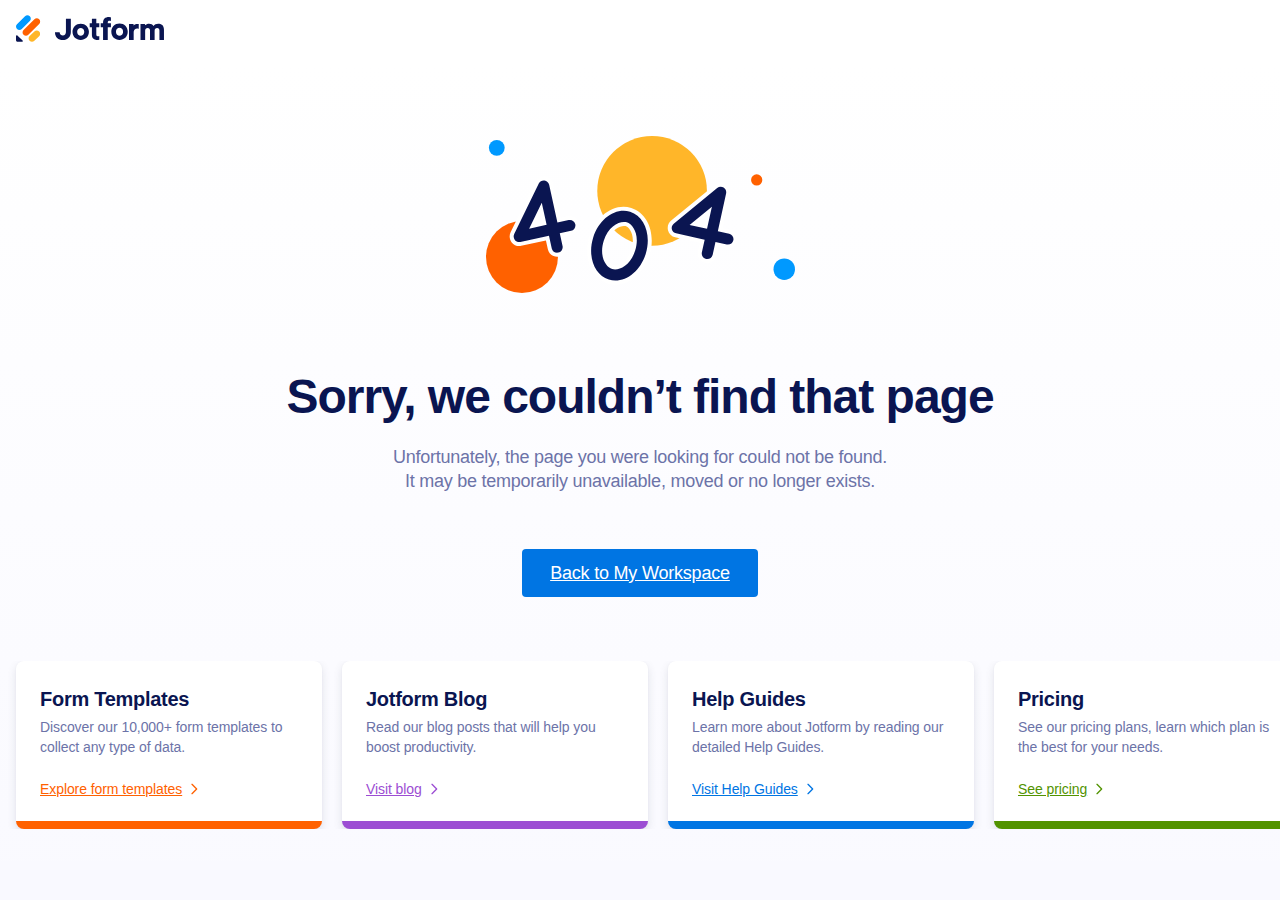
<file: public/cdn.jotfor.ms/favicon-2021-dark@2x.html>
<!DOCTYPE html>
<!--[if lt IE 7]>      <html class="no-js lt-ie9 lt-ie8 lt-ie7"> <![endif]-->
<!--[if IE 7]>         <html class="no-js lt-ie9 lt-ie8"> <![endif]-->
<!--[if IE 8]>         <html class="no-js lt-ie9"> <![endif]-->
<!--[if gt IE 8]><!-->
<html class="no-js" lang="en">
<!--<![endif]-->
<head>
<meta charset="utf-8">
<meta http-equiv="X-UA-Compatible" content="IE=edge">
<meta name="google-site-verification" content="CG6F2CQMNJ3nvu1pdPuN7Ww_YcG1-0cMc06ntbB12wk" />
<meta name="p:domain_verify" content="7209b7ba3e51e7557ce33336c7e73d4b" />
<title>Sorry, we couldn’t find that page</title>
<meta name="keywords" content="">
<meta name="description" content="Sorry, we couldn’t find that page">
<meta name="viewport" content="width=device-width, initial-scale=1">
<meta name="robots" content="ALL" />
<meta property="og:url" content="error-pages/404" />
<meta property="og:type" content="website" />
<meta property="og:title" content="Sorry, we couldn’t find that page" />
<meta property="og:description" content="Sorry, we couldn’t find that page" />
<meta property="og:image" content="https://cdn.jotfor.ms/assets/img/landing/opengraph.png?v=1.0.0.0.a" />
<meta property="og:image:secure_url" content="https://cdn.jotfor.ms/assets/img/landing/opengraph.png?v=1.0.0.0.a" />
<meta property="og:image:width" content="1200" />
<meta property="og:image:height" content="630" />
<meta name="twitter:card" content="summary_large_image">
<meta name="twitter:site" content="@jotform">
<meta name="twitter:creator" content="@jotform">
<meta name="twitter:image" content="https://cdn.jotfor.ms/assets/img/landing/opengraph.png?v=1.0.0.0.a" />
<link rel="shortcut icon" href="https://cdn.jotfor.ms/assets/img/favicons/favicon-2021-light.png" type="image/x-icon" /><!-- START All DNS connections for landing --><link rel="preconnect" href="//www.google-analytics.com" crossorigin="" /><link rel="preconnect" href="//www.googletagmanager.com" crossorigin="" /><link rel="preconnect" href="//cms.jotform.com" crossorigin="" /><link rel="preconnect" href="//js.jotform.com" crossorigin="" /><link rel="preconnect" href="//www.gravatar.com" crossorigin="" /><link rel="preconnect" href="//use.typekit.net" crossorigin="" /><link rel="preconnect" href="//s3.amazonaws.com/jotformAvatars" crossorigin="" /><link rel="preconnect" href="//files.jotform.com" crossorigin="" /><link rel="preconnect" href="//cdn.jotfor.ms" crossorigin="" /><link rel="preconnect" href="//i0.wp.com" crossorigin="" /><link rel="preconnect" href="//connect.facebook.net" crossorigin="" /><link rel="preconnect" href="//stats.g.doubleclick.net" crossorigin="" /><link rel="preconnect" href="//browser.sentry-cdn.com" crossorigin="" /><link rel="preconnect" href="//www.facebook.com" crossorigin="" /><link rel="preconnect" href="//www.google.com" crossorigin="" /><link rel="preconnect" href="//apis.google.com" crossorigin="" /><link rel="preconnect" href="//ssl.gstatic.com" crossorigin="" /><link rel="preconnect" href="//accounts.google.com" crossorigin="" /><link rel="preconnect" href="//p.typekit.net" crossorigin="" /><link rel="preconnect" href="//cdnjs.cloudflare.com" crossorigin="" /><link rel="preconnect" href="//events.jotform.com" crossorigin="" /><link rel="preconnect" href="//static.hotjar.com" crossorigin="" /><link rel="preconnect" href="//script.hotjar.com" crossorigin="" /><link rel="preconnect" href="//vars.hotjar.com" crossorigin="" /><link rel="preconnect" href="//insights.hotjar.com" crossorigin="" /><link rel="preconnect" href="//fullstory.com" crossorigin="" /><link rel="preconnect" href="//edge.fullstory.com" crossorigin="" /><link rel="preconnect" href="//rs.fullstory.com" crossorigin="" /><link rel="preload" href="https://cdn.jotfor.ms/fonts/?family=Circular" as="style" onload="this.onload=null;this.rel='stylesheet'"><noscript><link rel="stylesheet" href="https://cdn.jotfor.ms/fonts/?family=Circular"></noscript><!-- END All DNS connections for landing --><script type="text/javascript">document.addEventListener("DOMContentLoaded", function(){function nativeSelector() { var elements = document.querySelectorAll("body, body *"); var results = []; var child; for(var i = 0; i < elements.length; i++) { child = elements[i].childNodes[0]; if(elements[i].hasChildNodes() && child.nodeType == 3) { results.push(child); } } return results; } var textnodes = nativeSelector(), _nv; for (var i = 0, len = textnodes.length; i<len; i++){ _nv = textnodes[i].nodeValue; textnodes[i].nodeValue = _nv.replace(/(^|[^-_a-zA-Z“\/.])JotForm($|[^-_a-zA-Z\/.”(])/g,'$1Jotform$2'); }});</script><script type="text/javascript">if(!window.lang || window.lang === undefined) { window.lang = "en-US"}</script><script type="text/javascript">if(!window.username || window.username === undefined) { window.username = ""}if(!window.landingName || window.landingName === undefined) {window.landingName = "errorPages_404"}"use strict";function initLandingJFActions(){console.info("JFActions has been loaded.");var r=JotFormActions(window.landingName),t=(r.tick({actor:window.username,action:"pageview",target:window.document.location.href}),document.querySelectorAll("[data-jfa]")),c=["/enterprise(.*)"];null!==t&&Array.prototype.slice.call(t).map(function(i){i.addEventListener("click",function(t){for(var n=i.getAttribute("href"),o=0,e=0;e<c.length;e++)new RegExp(c[e]).test(n)&&o++;o?JotFormActions("enterprise-links").tick({location:window.location.pathname,actor:window.username,action:this.dataset.jfa||this.innerHTML}):r.tick({actor:window.username,action:"click",target:this.dataset.jfa||this.innerHTML})})})}function isInViewport(t){var n,t=t.getBoundingClientRect();return!!(t.top||t.right||t.bottom||t.left||t.width||t.height||t.x||t.y)&&(n=t.top<=(window.innerHeight||document.documentElement.clientHeight)&&0<=t.top+t.height,t=t.left<=(window.innerWidth||document.documentElement.clientWidth)&&0<=t.left+t.width,n&&t)}function throttle(o,e){var i=null,r=null;return function t(n){r=n,i||(o(r),r=null,i=setTimeout(function(){i=null,r&&t(r)},e))}}function initMicrosoftSignupAbTestActions(){function n(t){var n=null==(n=window)?void 0:n.username,t=null==(t=t.target)||null==(t=t.dataset)?void 0:t.microsofSignup;n&&t&&null!=o&&o.tick({actor:null==(n=window)?void 0:n.username,action:"click",target:t})}var o=JotFormActions("microsoftSignup"),t=document.querySelector(".introSection-buttons"),e=document.querySelectorAll("\n    ".concat(".trioButton.forGoogle.google",",\n    ").concat(".trioButton.forFacebook.facebook",",\n    ").concat(".trioButton.forMicrosoft.microsoft"));e.forEach(function(t){t.addEventListener("click",n)}),t&&(e=null==(e=window)?void 0:e.username)&&o.tick({actor:e,action:"seen",target:"introSectionButtons"})}function initEnterpriseCommonPromoActions(){var n,t,o,e,i,r=JotFormActions("enterpriseCommonPromoInLandingPages");document.querySelector("#enterprise-common-section")&&(t=(n=document.querySelector("#enterprise-common-section")).querySelector("a"),o=!1,i=throttle(e=function(){var t;n&&isInViewport(n)&&!o&&(o=!0,(t=null==(t=window)?void 0:t.username)&&r.tick({actor:t,action:"seen",target:"enterpriseSection_"+window.utmSource}))},250),t.addEventListener("click",function(t){var n;(null==(n=window)?void 0:n.username)&&r.tick({actor:null==(n=window)?void 0:n.username,action:"click",target:"enterpriseSectionButton_"+window.utmSource})}),document.addEventListener("scroll",i),e())}function initUpgradeProspectsInfoPageVisits(){var t=JotFormActions("upgradeProspectsInfoPageVisits");["/security/","/enterprise/faq/","/enterprise/security/"].includes(window.location.pathname)&&t.tick({actor:null==(t=window)?void 0:t.username,action:"seen",target:window.location.pathname})}document.addEventListener("DOMContentLoaded",function(t){var n;"undefined"!=typeof JotFormActions?(initLandingJFActions(),initEnterpriseCommonPromoActions(),initUpgradeProspectsInfoPageVisits()):((n=document.createElement("script")).setAttribute("src","//cdn.jotfor.ms/assets/js/actions.js"),document.getElementsByTagName("head")[0].appendChild(n),n.onload=function(){initLandingJFActions(),initEnterpriseCommonPromoActions(),initUpgradeProspectsInfoPageVisits()})});</script><style>/*! normalize.css v8.0.1 | MIT License | github.com/necolas/normalize.css */button,hr,input{overflow:visible}progress,sub,sup{vertical-align:baseline}a,button{background-color:transparent}html{line-height:1.15;-webkit-text-size-adjust:100%}body,h1,h2,h3,h4,h5,h6,p{margin:0}details,main{display:block}h1{font-size:2em}hr{box-sizing:content-box;height:0}code,kbd,pre,samp{font-family:monospace,monospace;font-size:1em}abbr[title]{border-bottom:none;-webkit-text-decoration:underline dotted;text-decoration:underline dotted}b,strong{font-weight:bolder}small{font-size:80%}sub,sup{font-size:75%;line-height:0;position:relative}sub{bottom:-.25em}sup{top:-.5em}img{border-style:none}button,input,optgroup,select,textarea{font-family:inherit;font-size:100%;line-height:1.15;margin:0}button,select{text-transform:none}[type=button],[type=reset],[type=submit],button{-webkit-appearance:button}[type=button]::-moz-focus-inner,[type=reset]::-moz-focus-inner,[type=submit]::-moz-focus-inner,button::-moz-focus-inner{border-style:none;padding:0}[type=button]:-moz-focusring,[type=reset]:-moz-focusring,[type=submit]:-moz-focusring,button:-moz-focusring{outline:ButtonText dotted 1px}fieldset{padding:.35em .75em .625em}legend{box-sizing:border-box;color:inherit;display:table;max-width:100%;padding:0;white-space:normal}textarea{overflow:auto}[type=checkbox],[type=radio]{box-sizing:border-box;padding:0}[type=number]::-webkit-inner-spin-button,[type=number]::-webkit-outer-spin-button{height:auto}[type=search]{-webkit-appearance:textfield;outline-offset:-2px}[type=search]::-webkit-search-decoration{-webkit-appearance:none}::-webkit-file-upload-button{-webkit-appearance:button;font:inherit}.introSection-buttons,:root{font-family:Circular,-apple-system,BlinkMacSystemFont,"Segoe UI",roboto,oxygen-sans,ubuntu,cantarell,"Helvetica Neue",sans-serif}summary{display:list-item}[hidden],template{display:none}button{background-image:none;cursor:pointer}ul{list-style:none;padding:0}input{border:none}.clearfix:after,.clearfix:before{content:" ";display:table}.clearfix:after{display:block;clear:both;height:1px;margin-top:-1px;visibility:hidden}*{box-sizing:border-box;text-rendering:optimizeLegibility;-webkit-font-smoothing:antialiased;-moz-osx-font-smoothing:grayscale;-moz-font-feature-settings:"liga","kern"}:root{font-size:16px;font-variant-numeric:lining-nums;font-feature-settings:"lnum";-webkit-overflow-scrolling:touch;font-variant-ligatures:no-common-ligatures}main b,main strong{font-weight:700}.introSection-buttons .trioButton,.jfButton,.jfButton:visited{font-weight:500;font-size:1.125rem;text-align:center;cursor:pointer}.container{width:94%;max-width:1330px;margin:0 auto;position:relative;padding:0 1%}[class*="column twelve twelve"],[class*="column eight eight"],[class*="column seven seven"],[class*="column eleven eleven"],[class*="column five five"],[class*="column four four"],[class*="column ten ten"],[class*="column three three"],[class*="column two two"],[class*="column one one"],[class*="column nine nine"],[class*="column six six"]{width:100%}html.ENV-development img:not([alt]),html.ENV-development img[alt=""]{border:5px dashed red}.no-text,.text-truncate{white-space:nowrap;overflow:hidden}.no-text,.oh,.text-truncate{overflow:hidden}[class*="column five six"],[class*="column ten twelve"]{width:83.33333333%}[class*="column four five"],[class*="column eight ten"]{width:80%}[class*="column six eight"],[class*="column three four"],[class*="column nine twelve"]{width:75%}[class*="column six ten"],[class*="column three five"]{width:60%}[class*="column eight twelve"],[class*="column six nine"],[class*="column four six"],[class*="column two three"]{width:66.66666667%}[class*="column four ten"],[class*="column two five"]{width:40%}[class*="column six twelve"],[class*="column five ten"],[class*="column four eight"],[class*="column three six"],[class*="column two four"],[class*="column one two"]{width:50%}[class*="column four twelve"],[class*="column three nine"],[class*="column two six"],[class*="column one three"]{width:33.33333333%}[class*="column three twelve"],[class*="column two eight"],[class*="column one four"]{width:25%}[class*="column two ten"],[class*="column one five"]{width:20%}[class*="column two twelve"],[class*="column one six"]{width:16.66666667%}.vertical-align{top:50%;transform:translateY(-50%)}.dn{display:none}.dib{display:inline-block}.db,.line{display:block}.cp{cursor:pointer}.centeredDiv{margin-right:auto;margin-left:auto}.text-truncate{text-overflow:ellipsis}.no-text{text-indent:100%}[class*="column eleven twelve"]{width:91.66666667%}[class*="column ten eleven"]{width:90.90909091%}[class*="column nine ten"]{width:90%}[class*="column nine eleven"]{width:81.81818182%}[class*="column eight nine"]{width:88.88888889%}[class*="column eight eleven"]{width:72.72727273%}[class*="column seven eight"]{width:87.5%}[class*="column seven nine"]{width:77.77777778%}[class*="column seven ten"]{width:70%}[class*="column seven eleven"]{width:63.63636364%}[class*="column seven twelve"]{width:58.33333333%}[class*="column six seven"]{width:85.71428571%}[class*="column six eleven"]{width:54.54545455%}[class*="column five seven"]{width:71.42857143%}[class*="column five eight"]{width:62.5%}[class*="column five nine"]{width:55.55555556%}[class*="column five eleven"]{width:45.45454545%}[class*="column five twelve"]{width:41.66666667%}[class*="column four seven"]{width:57.14285714%}[class*="column four nine"]{width:44.44444444%}[class*="column four eleven"]{width:36.36363636%}[class*="column three seven"]{width:42.85714286%}[class*="column three eight"]{width:37.5%}[class*="column three ten"]{width:30%}[class*="column three eleven"]{width:27.27272727%}[class*="column two seven"]{width:28.57142857%}[class*="column two nine"]{width:22.22222222%}[class*="column two eleven"]{width:18.18181818%}[class*="column one seven"]{width:14.28571429%}[class*="column one eight"]{width:12.5%}[class*="column one nine"]{width:11.11111111%}[class*="column one ten"]{width:10%}[class*="column one eleven"]{width:9.09090909%}[class*="column one twelve"]{width:8.33333333%}@media screen and (min-width:769px) and (max-width:991px){[class*="laptop six eight"],[class*="laptop three four"]{width:75%}[class*="laptop two three"],[class*="laptop four six"]{width:66.66666667%}[class*="laptop one one"],[class*="laptop eight eight"],[class*="laptop seven seven"],[class*="laptop six six"],[class*="laptop five five"],[class*="laptop four four"],[class*="laptop three three"],[class*="laptop two two"]{width:100%}[class*="laptop three six"],[class*="laptop two four"],[class*="laptop one two"],[class*="laptop four eight"]{width:50%}[class*="laptop two six"],[class*="laptop one three"]{width:33.33333333%}[class*="laptop two eight"],[class*="laptop one four"]{width:25%}[class*="laptop seven eight"]{width:87.5%}[class*="laptop six seven"]{width:85.71428571%}[class*="laptop five six"]{width:83.33333333%}[class*="laptop five seven"]{width:71.42857143%}[class*="laptop five eight"]{width:62.5%}[class*="laptop four five"]{width:80%}[class*="laptop four seven"]{width:57.14285714%}[class*="laptop three five"]{width:60%}[class*="laptop three seven"]{width:42.85714286%}[class*="laptop three eight"]{width:37.5%}[class*="laptop two five"]{width:40%}[class*="laptop two seven"]{width:28.57142857%}[class*="laptop one five"]{width:20%}[class*="laptop one six"]{width:16.66666667%}[class*="laptop one seven"]{width:14.28571429%}[class*="laptop one eight"]{width:12.5%}}@media screen and (min-width:481px) and (max-width:768px){[class*="tablet four six"],[class*="tablet two three"]{width:66.66666667%}[class*="tablet six six"],[class*="tablet five five"],[class*="tablet four four"],[class*="tablet three three"],[class*="tablet two two"],[class*="tablet one one"]{width:100%}[class*="tablet three six"],[class*="tablet two four"],[class*="tablet one two"]{width:50%}[class*="tablet two six"],[class*="tablet one three"]{width:33.33333333%}[class*="tablet five six"]{width:83.33333333%}[class*="tablet four five"]{width:80%}[class*="tablet three four"]{width:75%}[class*="tablet three five"]{width:60%}[class*="tablet two five"]{width:40%}[class*="tablet one four"]{width:25%}[class*="tablet one five"]{width:20%}[class*="tablet one six"]{width:16.66666667%}}@media screen and (max-width:480px){[class*="mobile four four"],[class*="mobile three three"],[class*="mobile two two"],[class*="mobile one one"]{width:100%}[class*="mobile two four"],[class*="mobile one two"]{width:50%}[class*="mobile three four"]{width:75%}[class*="mobile two three"]{width:66.66666667%}[class*="mobile one three"]{width:33.33333333%}[class*="mobile one four"]{width:25%}}.column{float:left;margin:0;padding:0}.column.u-right{float:right}.column.u-center{float:none;margin:0 auto}.line:after,.line:before{content:" ";display:table}.line:after{clear:both}.jfButton,.jfButton:visited{border-width:1px;border-style:solid;color:#fff;border-color:#e2e2e2;background:#e2e2e2;min-width:14.375rem;max-width:100%;outline:0!important;display:inline-block;border-radius:.375rem;padding:.9375rem 2rem;text-decoration:none;transition:all .2s;vertical-align:text-top}.jfButton[disabled=true]{pointer-events:none}.jfButton.green{background:#78BB07;color:#fff;border-color:#78BB07}.jfButton.green:hover{background:#88d408;border-color:#88d408}.jfButton.orange{background:#ff6100;color:#fff;border-color:#ff6100}.jfButton.orange:hover{background:#ff711a;border-color:#ff711a}.jfButton.orange-outline{background:0 0;color:#ff6100;border-color:#ff6100}.jfButton.orange-outline:hover{background:#ff6100;color:#fff;border-color:#ff6100}.jfButton.blue{background:#09f;color:#fff;border-color:#09f}.jfButton.blue:hover{background:#1aa3ff;border-color:#1aa3ff}.jfButton.blue-outline{background:0 0;color:#0096fa;border-color:#0096fa}.jfButton.blue-outline:hover{background:#09f;color:#fff;border-color:#09f}.jfButton.white{background:#fff;color:#0a1551;border-color:#fff}.jfButton.white:hover{background:#e6e6e6;border-color:#e6e6e6}.jfButton.white-outline{background:0 0;color:#fff;border-color:#fff}.jfButton.white-outline:hover{background:#fff;color:#0a1551;border-color:#fff}.jfButton.white-outline:hover svg path{fill:#0a1551;stroke:#0a1551}.jfButton.aqua{background:#4f9c95;color:#fff;border-color:#4f9c95}.jfButton.aqua:hover{background:#59aba4;border-color:#59aba4}.jfButton.navy{background:#0a1551;color:#fff;border-color:#0a1551}.jfButton.navy:hover{background:#152dac;border-color:#152dac}.jfButton.navy-outline{background:0 0;color:#0a1551;border-color:#0a1551}.jfButton.navy-outline:hover{background:#0a1551;color:#fff;border-color:#0a1551}.jfButton.red{background:#e66760;color:#fff;border-color:#e66760}.jfButton.red:hover{background:#e97c76;border-color:#e97c76}.jfButton.red-outline{background:0 0;color:#e66760;border-color:#e66760}.jfButton.red-outline:hover{background:#e66760;color:#fff;border-color:#e66760}.buttons-group{margin:20px 0}.buttons-group .jfButton{margin-right:20px;margin-top:10px}.buttons-group .jfButton:last-child{margin-right:0}html[dir=rtl] .buttons-group .jfButton{margin-right:auto;margin-left:20px}html[dir=rtl] .buttons-group .jfButton:last-child{margin-left:auto}.introSection-buttons{position:relative;display:flex;flex-wrap:wrap;align-items:center;justify-content:center;max-width:23.25rem;text-align:center;width:auto;padding:1.5rem;border-radius:.625rem;background-color:#fff;border:1px solid #c8ceed;box-sizing:border-box;box-shadow:0 3px 0 #d2dbf2;margin:30px auto}.introSection-buttons .auth-or,.introSection-buttons .trioButton{display:flex;align-items:center;transition:.2s;position:relative}.introSection-buttons.transparent{background-color:transparent;box-shadow:none;padding:0;border:0;max-width:19.375rem}.introSection-buttons.align-left{margin-left:0}html[dir=rtl] .introSection-buttons.align-left{margin-left:auto;margin-right:0}@media screen and (max-width:768px){.introSection-buttons.align-left{margin-left:auto}html[dir=rtl] .introSection-buttons.align-left{margin-left:auto;margin-right:auto}}.introSection-buttons .jfButton{width:100%}.introSection-buttons .trioButton{box-sizing:border-box;justify-content:center;width:100%;max-width:unset;text-decoration:none;border:0;padding:1rem;background-color:#0070f3;color:#fff;border-radius:7px}.introSection-buttons .trioButton:active{background-color:#2365E3;transform:translateY(2)}.introSection-buttons .trioButton:hover{background-color:#2365E3}.introSection-buttons .trioButton span{width:100%;text-align:center;padding-left:2.625rem;padding-right:2.625rem}.introSection-buttons .trioButton>svg{width:1.875rem;height:1.875rem;position:absolute;left:.9375rem;top:.625rem}html[dir=rtl] .introSection-buttons .trioButton>svg{left:auto;right:.9375rem}@media screen and (max-width:550px){.introSection-buttons .trioButton>svg{width:2rem;height:2rem}}@media screen and (max-width:375px){.introSection-buttons .trioButton{min-height:48px;padding:1rem .75rem}.introSection-buttons .trioButton span{padding-left:2rem;padding-right:2rem}.introSection-buttons .trioButton>svg{width:1.5rem;height:1.5rem;top:1rem}}.introSection-buttons .trioButton.signupCta{background-color:#ff6100;color:#fff}.introSection-buttons .trioButton.signupCta:active,.introSection-buttons .trioButton.signupCta:hover{background-color:#EE5B00}.introSection-buttons .trioButton.forGoogle{margin-bottom:.75rem}.introSection-buttons .trioButton.forGoogle>span{color:#fff}.introSection-buttons .trioButton.forGoogle>*{pointer-events:none}.introSection-buttons .trioButton.forFacebook.facebook{background-color:#4267b2;margin-bottom:.75rem}.introSection-buttons .trioButton.forFacebook.facebook:hover{background-color:#2E55A5}.introSection-buttons .trioButton.forFacebook.facebook>*{pointer-events:none}.introSection-buttons .trioButton.forMicrosoft.microsoft{background-color:#2e2e2e;margin-bottom:.75rem}.introSection-buttons .trioButton.forMicrosoft.microsoft:hover{background-color:#1a1a1a}.introSection-buttons .trioButton.forMicrosoft.microsoft>*{pointer-events:none}.introSection-buttons .auth-or{margin:0 0 .75rem;width:100%;justify-content:space-evenly}.introSection-buttons .auth-or:after,.introSection-buttons .auth-or:before{content:"";background:#c8ceed;height:1px;width:100%}.introSection-buttons .auth-or span{transition:.2s;font-weight:400;text-align:center;padding:0 8px;font-size:15px;color:rgba(36,53,106,.6)}.header-browser-ie .introSection-buttons .auth-or span{width:100%;display:inline-block}.introSection-buttons .bottom-free-text{background-color:transparent;border:none;display:block;margin-top:.75rem;color:rgba(36,53,106,.6);font-size:14px;font-weight:700;text-decoration:none;text-transform:uppercase;line-height:1}.introSection-buttons .sub-cta-text{display:flex;align-items:center;justify-content:center;width:100%;font-weight:400;font-size:1rem;color:#0a1551;margin:1.125rem 0 0}.introSection-buttons .sub-cta-text span{margin-right:.3125rem}.introSection-buttons .sub-cta-text a{color:#2C75F2;font-weight:500;text-decoration:none}.introSection-buttons .custom-button{margin-top:.75rem}.introSection-buttons.big-size{max-width:26.0625rem}.introSection-buttons.big-size .trioButton{padding:.75rem 1.375rem;min-height:3.875rem;font-size:1.3125rem}.introSection-buttons.big-size .trioButton.noIcon{padding:1.125rem 1.375rem}.introSection-buttons.big-size .trioButton span{text-align:left;padding-left:1.5625rem;padding-right:1.5625rem}.introSection-buttons.big-size .trioButton span.center{text-align:center}.introSection-buttons.big-size .trioButton>svg{position:relative;left:0;top:0;width:2.375rem;height:2.375rem}@media screen and (max-width:425px){.introSection-buttons.big-size .trioButton{padding:.75rem .825rem;font-size:1.25rem}}@media screen and (max-width:375px){.introSection-buttons.big-size .trioButton{padding:.75rem .825rem;font-size:1rem}.introSection-buttons.big-size .trioButton span{padding-left:1rem;padding-right:1rem}.introSection-buttons.big-size .trioButton>svg{width:2rem;height:2rem}}.introSection-sloganText{width:100%;margin-top:1.125rem;font-size:1.125rem;font-weight:400;color:#526e6e;display:inline-block;text-decoration:none}.single-header-cta{max-width:22rem;width:100%;text-align:center;margin:2.25rem auto}.single-header-cta .jfButton{max-width:100%}.single-header-cta.align-left{margin-left:0;text-align:left}html.dark-mode .introSection-buttons.transparent .auth-or span{background:#292f42;color:#fff}html.dark-mode .introSection-buttons.transparent .auth-or:after{background:#848dab}html.dark-mode .introSection-buttons.transparent .bottom-free-text{color:#fff}@media screen and (max-width:768px){.single-header-cta.align-left{text-align:center;margin-left:auto}.introSection-buttons{margin-top:1.25rem}}body.modal-limit-open,html.limit-modal-opened body{overflow:hidden}body.modal-limit-open .modal.template-detail{display:none}body.modal-limit-open header.jfHeader{z-index:14}.Landing--LimitModal-close-icon{cursor:pointer;position:fixed;top:.875rem;right:1.25rem;border:none;z-index:99999;outline:0;width:2.5rem;height:2.5rem;color:#000;background-color:#e0e0e0;border-radius:50%}.Landing--LimitModal-close-icon:after,.Landing--LimitModal-close-icon:before{content:"";position:relative;top:calc(50% + 1px);left:50%;width:1.5rem;height:.1875rem;margin-left:-.75rem;margin-top:-.1875rem;display:block;border-radius:.25rem;background:#000;transform:rotate(45deg)}.Landing--LimitModal-close-icon:before{transform:rotate(-45deg)}.Landing--LimitModal-container{display:block;width:600px;max-width:94%;max-height:94%;overflow:auto;position:fixed;left:50%;top:50%;transform:translate(-50%,-50%);background:#fff;z-index:99998;border-radius:.375rem;box-shadow:0 0 .625rem .3125rem #6b6b6b;text-align:center;padding:1.875rem 1.5625rem}.Landing--LimitModal-limit-icon{margin-bottom:1.25rem}.Landing--LimitModal-limit-icon span{width:2.375rem;height:2.375rem;background:#db001b;border-radius:50%;color:#fff;text-align:center;display:block;position:absolute;left:50%;right:50%;font-weight:700;margin:-30px 0 0 16px;font-size:1.1875rem;line-height:200%}.Landing--LimitModal-iconheader{margin-bottom:1.25rem;font-size:1.375rem;font-weight:700}.Landing--LimitModal-text{color:#545454;font-weight:500;font-size:1.125rem;margin:0 0 1.25rem}.Landing--LimitModal-text a{color:#1fa2ff;text-decoration:underline}.Landing--LimitModal-btn-group{display:block;width:100%;padding:1.5625rem 0}.qa.js-faq-filtered .container .group .button-wrapper.notCollapsible,.qa.js-faq-filtered .list li[data-active=false],.questions.js-faq-filtered .container .group .button-wrapper.notCollapsible,.questions.js-faq-filtered .list li[data-active=false]{display:none}.Landing--LimitModal-btn-group a{font-weight:500;background:#01bd6f;padding:.75rem 2.5rem;border-radius:.375rem;color:#fff;text-decoration:none}.Landing--LimitModal:before{content:"";width:100%;height:100%;position:fixed;top:0;left:0;background:rgba(0,0,0,.65);z-index:99997}.questions-enterprise .qa,.questions-enterprise .questions{background:#f3f3fe}.questions-enterprise .qa .fields .subtitle,.questions-enterprise .questions .fields .subtitle{color:#0a1551;text-align:center;font-size:32px;font-style:normal;font-weight:700;line-height:44px;letter-spacing:-.67px;margin-bottom:1.5rem}.qa.js-faq-filtered,.questions.js-faq-filtered{min-height:31.25rem;overflow:hidden}@media screen and (max-width:1300px){.qa.js-faq-filtered .container,.questions.js-faq-filtered .container{padding:0 2rem}}@media screen and (max-width:480px){.qa.js-faq-filtered .container,.questions.js-faq-filtered .container{padding:0 1rem}}.qa.js-faq-filtered .container .group,.questions.js-faq-filtered .container .group{width:100%}.qa.js-faq-filtered .list,.questions.js-faq-filtered .list{width:100%;padding:0}.qa.js-faq-filtered .list li .qa-question,.qa.js-faq-filtered .list li div[itemprop=text],.questions.js-faq-filtered .list li .qa-question,.questions.js-faq-filtered .list li div[itemprop=text]{position:relative;z-index:0;word-break:break-word}.qa.js-faq-filtered .list li mark,.questions.js-faq-filtered .list li mark{position:relative;z-index:-1;background-color:#fae186;border-radius:10px;padding:0 5px;margin-left:-5px;margin-right:-5px}.qa.js-faq-filtered .faq-filter-area,.questions.js-faq-filtered .faq-filter-area{width:100%;margin-bottom:1.875rem}.qa.js-faq-filtered .faq-filter-area .filter-input-content,.questions.js-faq-filtered .faq-filter-area .filter-input-content{background-image:url("data:image/svg+xml;charset=UTF-8,%3csvg xmlns='http://www.w3.org/2000/svg' width='22.55' height='22.119'%3e%3cdefs/%3e%3cg%3e%3cpath fill='%230a1551' stroke='transparent' stroke-miterlimit='10' d='M19.21 21.216l-3.6-3.6a9.44 9.44 0 01-5.626 1.849A9.481 9.481 0 01.5 9.98 9.481 9.481 0 019.98.5a9.481 9.481 0 019.482 9.481 9.434 9.434 0 01-1.5 5.115l3.683 3.684a1.373 1.373 0 010 1.942l-.495.495a1.368 1.368 0 01-.971.4 1.366 1.366 0 01-.969-.401zM3.948 9.98a6.033 6.033 0 006.032 6.033 6.033 6.033 0 006.034-6.033A6.033 6.033 0 009.98 3.946 6.033 6.033 0 003.948 9.98z' /%3e%3c/g%3e%3c/svg%3e");background-repeat:no-repeat;background-position:.3125rem .625rem;max-width:27.1875rem;width:100%;margin-left:.625rem;margin-right:auto;display:flex;align-items:flex-start;justify-content:center}@media screen and (max-width:768px){.qa.js-faq-filtered .faq-filter-area .filter-input-content,.questions.js-faq-filtered .faq-filter-area .filter-input-content{background-size:1.25rem 1.25rem;background-position:.3125rem .625rem;margin-left:0;max-width:unset}}.questions-enterprise .qa.js-faq-filtered .faq-filter-area .filter-input-content,.questions-enterprise .questions.js-faq-filtered .faq-filter-area .filter-input-content{background-image:url("data:image/svg+xml,%3Csvg width='24' height='25' viewBox='0 0 24 25' fill='none' xmlns='http://www.w3.org/2000/svg'%3E%3Cpath fill-rule='evenodd' clip-rule='evenodd' d='M15.7626 17.4608C14.3152 18.6035 12.4872 19.2854 10.5 19.2854C5.80558 19.2854 2 15.4798 2 10.7854C2 6.09098 5.80558 2.2854 10.5 2.2854C15.1944 2.2854 19 6.09098 19 10.7854C19 12.7726 18.3181 14.6006 17.1754 16.048C17.1862 16.0578 17.1967 16.0679 17.2071 16.0783L21.7071 20.5783C22.0976 20.9688 22.0976 21.602 21.7071 21.9925C21.3166 22.383 20.6834 22.383 20.2929 21.9925L15.7929 17.4925C15.7825 17.4821 15.7724 17.4716 15.7626 17.4608ZM17 10.7854C17 14.3753 14.0899 17.2854 10.5 17.2854C6.91015 17.2854 4 14.3753 4 10.7854C4 7.19555 6.91015 4.2854 10.5 4.2854C14.0899 4.2854 17 7.19555 17 10.7854Z' fill='%236C73A8'/%3E%3C/svg%3E%0A");background-size:1.5rem 1.5rem;background-position:1rem .75rem;margin-left:0;margin-right:0;max-width:39.25rem}html[dir=rtl] .qa.js-faq-filtered .faq-filter-area .filter-input-content,html[dir=rtl] .questions.js-faq-filtered .faq-filter-area .filter-input-content{margin-left:auto;margin-right:.625rem;background-position:center right .625rem}.qa.js-faq-filtered .faq-filter-area .js-filter-input,.questions.js-faq-filtered .faq-filter-area .js-filter-input{padding:.625rem .625rem .625rem 2.5rem;color:#000;font-weight:700;font-size:20px;width:100%;margin:0;background-color:transparent;border:0;border-bottom:1px solid #5e72a1}@media screen and (max-width:768px){.qa.js-faq-filtered .faq-filter-area .js-filter-input,.questions.js-faq-filtered .faq-filter-area .js-filter-input{font-size:16px}}.questions-enterprise .qa.js-faq-filtered .faq-filter-area .js-filter-input,.questions-enterprise .questions.js-faq-filtered .faq-filter-area .js-filter-input{padding:.75rem 1rem .75rem 3.25rem;border-radius:2rem;border:1px solid #c8ceed;line-height:1.5rem}html[dir=rtl] .qa.js-faq-filtered .faq-filter-area .js-filter-input,html[dir=rtl] .questions.js-faq-filtered .faq-filter-area .js-filter-input{margin-left:auto;margin-right:.625rem;padding:.625rem 2.5rem .625rem .625rem}.qa.js-faq-filtered .faq-filter-area .js-filter-input:focus,.questions.js-faq-filtered .faq-filter-area .js-filter-input:focus{outline:0;border-bottom-color:#384461}.questions-enterprise .qa.js-faq-filtered .faq-filter-area .js-filter-input:focus,.questions-enterprise .questions.js-faq-filtered .faq-filter-area .js-filter-input:focus{border-color:#7b8ad4}.qa.js-faq-filtered .faq-filter-area .js-filter-input::placeholder,.questions.js-faq-filtered .faq-filter-area .js-filter-input::placeholder{font-weight:400;color:#5e72a1;opacity:1}.qa.js-faq-filtered .faq-filter-area .js-no-result,.questions.js-faq-filtered .faq-filter-area .js-no-result{font-size:20px;margin-top:1.875rem}.qa.js-faq-filtered .faq-filter-area .js-no-result p,.questions.js-faq-filtered .faq-filter-area .js-no-result p{margin:0}.qa.js-faq-filtered.no-result .faq-filter-area .js-no-result,.questions.js-faq-filtered.no-result .faq-filter-area .js-no-result{display:block}.qa.js-faq-filtered.faq-filtered h3:not(.qa-question),.qa.js-faq-filtered.faq-filtered h4:not(.qa-question),.qa.js-faq-filtered.faq-filtered h5:not(.qa-question),.qa.js-faq-filtered.faq-filtered h6:not(.qa-question),.questions.js-faq-filtered.faq-filtered h3:not(.qa-question),.questions.js-faq-filtered.faq-filtered h4:not(.qa-question),.questions.js-faq-filtered.faq-filtered h5:not(.qa-question),.questions.js-faq-filtered.faq-filtered h6:not(.qa-question){display:none}.qa.js-faq-filtered.isCollapsible,.questions.js-faq-filtered.isCollapsible{padding:0 0 4rem}.questions-enterprise .qa.js-faq-filtered.isCollapsible,.questions-enterprise .questions.js-faq-filtered.isCollapsible{padding:2.5rem 1rem}.qa.js-faq-filtered.isCollapsible .group,.questions.js-faq-filtered.isCollapsible .group{max-width:56.25rem;margin:0 auto}.qa.js-faq-filtered.isCollapsible .group .button-wrapper,.questions.js-faq-filtered.isCollapsible .group .button-wrapper{text-align:center;width:100%;display:none}.qa.js-faq-filtered.isCollapsible .group .button-wrapper.isVisible,.questions.js-faq-filtered.isCollapsible .group .button-wrapper.isVisible{display:block}.qa.js-faq-filtered.isCollapsible .group .button-wrapper .jfButton,.questions.js-faq-filtered.isCollapsible .group .button-wrapper .jfButton{margin:1.25rem auto;padding:13px 32px}@media screen and (max-width:768px){.qa.js-faq-filtered .faq-filter-area .js-no-result,.questions.js-faq-filtered .faq-filter-area .js-no-result{font-size:16px}.qa.js-faq-filtered.isCollapsible .group .button-wrapper .jfButton,.questions.js-faq-filtered.isCollapsible .group .button-wrapper .jfButton{font-size:16px;min-width:12rem;padding:.75rem 2rem}}.qa.js-faq-filtered.isCollapsible .group .faq-filter-area,.questions.js-faq-filtered.isCollapsible .group .faq-filter-area{margin-bottom:2.5rem}.questions-enterprise .qa.js-faq-filtered.isCollapsible .group .faq-filter-area,.questions-enterprise .questions.js-faq-filtered.isCollapsible .group .faq-filter-area{margin-bottom:1.5rem;display:flex;align-items:center;justify-content:center;flex-direction:column}.newLayout.questions .faq-filter-area,.qa.js-faq-filtered.isCollapsible .group .qa-wrapper:not(.js-no-result).qa-hidden,.questions.js-faq-filtered.isCollapsible .group .qa-wrapper:not(.js-no-result).qa-hidden{display:none}.qa.js-faq-filtered.isCollapsible .group .qa-wrapper:not(.js-no-result),.questions.js-faq-filtered.isCollapsible .group .qa-wrapper:not(.js-no-result){border-bottom:1px solid #c8ceed;position:relative}.qa.js-faq-filtered.isCollapsible .group .qa-question,.questions.js-faq-filtered.isCollapsible .group .qa-question{color:#0a1551;font-size:1rem;line-height:150%;font-weight:500;margin:1.5rem 0;padding-right:2rem;text-align:left}html[dir=rtl] .qa.js-faq-filtered.isCollapsible .group .qa-question,html[dir=rtl] .questions.js-faq-filtered.isCollapsible .group .qa-question{padding-left:2rem;padding-right:0;text-align:right}.questions-enterprise html[dir=rtl] .qa.js-faq-filtered.isCollapsible .group .qa-question,.questions-enterprise html[dir=rtl] .questions.js-faq-filtered.isCollapsible .group .qa-question{padding-left:0}@media screen and (max-width:768px){.qa.js-faq-filtered.isCollapsible .group .qa-question,.questions.js-faq-filtered.isCollapsible .group .qa-question{font-size:16px}}.questions-enterprise .qa.js-faq-filtered.isCollapsible .group .qa-question,.questions-enterprise .questions.js-faq-filtered.isCollapsible .group .qa-question{font-size:1rem;font-weight:500;line-height:1.5rem;margin:.75rem 0;padding-right:0}@media screen and (min-width:768px){.qa.js-faq-filtered.isCollapsible .group .qa-question,.questions.js-faq-filtered.isCollapsible .group .qa-question{font-size:1.25rem}.questions-enterprise .qa.js-faq-filtered.isCollapsible .group .qa-question,.questions-enterprise .questions.js-faq-filtered.isCollapsible .group .qa-question{font-size:1.25rem;margin:1.375rem 0}}.qa.js-faq-filtered.isCollapsible .group .qa-answer,.questions.js-faq-filtered.isCollapsible .group .qa-answer{color:#0a1551;font-size:20px;font-weight:400;line-height:1.66;padding-bottom:1.25rem;transition:.1s ease}.qa.js-faq-filtered.isCollapsible .group .qa-answer a,.questions.js-faq-filtered.isCollapsible .group .qa-answer a{color:#2470e9;text-decoration:underline}.qa.js-faq-filtered.isCollapsible .group .qa-answer p,.questions.js-faq-filtered.isCollapsible .group .qa-answer p{margin:8px 0}.qa .qa-wrapper .qa-answer p,.qa.js-faq-filtered.isCollapsible .group .qa-answer p:first-child,.questions .qa-wrapper .qa-answer p,.questions.js-faq-filtered.isCollapsible .group .qa-answer p:first-child{margin:0}@media screen and (max-width:768px){.qa.js-faq-filtered.isCollapsible .group .qa-answer,.questions.js-faq-filtered.isCollapsible .group .qa-answer{font-size:16px}}.questions-enterprise .qa.js-faq-filtered.isCollapsible .group .qa-answer,.questions-enterprise .questions.js-faq-filtered.isCollapsible .group .qa-answer{padding-left:3rem}html[dir=rtl] .questions-enterprise .qa.js-faq-filtered.isCollapsible .group .qa-answer,html[dir=rtl] .questions-enterprise .questions.js-faq-filtered.isCollapsible .group .qa-answer{padding-left:0}.qa.js-faq-filtered.isCollapsible .qa-wrapper:not(.js-no-result) .question-wrapper,.questions.js-faq-filtered.isCollapsible .qa-wrapper:not(.js-no-result) .question-wrapper{position:relative;cursor:pointer;box-sizing:border-box;width:100%;display:flex;justify-content:space-between;align-items:flex-start;padding-right:2rem}.questions-enterprise .qa.js-faq-filtered.isCollapsible .qa-wrapper:not(.js-no-result) .question-wrapper,.questions-enterprise .questions.js-faq-filtered.isCollapsible .qa-wrapper:not(.js-no-result) .question-wrapper{padding-right:0;padding-left:3rem}html[dir=rtl] .qa.js-faq-filtered.isCollapsible .qa-wrapper:not(.js-no-result) .question-wrapper,html[dir=rtl] .questions.js-faq-filtered.isCollapsible .qa-wrapper:not(.js-no-result) .question-wrapper{padding-left:2rem;padding-right:0}.questions-enterprise html[dir=rtl] .qa.js-faq-filtered.isCollapsible .qa-wrapper:not(.js-no-result) .question-wrapper,.questions-enterprise html[dir=rtl] .questions.js-faq-filtered.isCollapsible .qa-wrapper:not(.js-no-result) .question-wrapper{padding-right:1.5rem;padding-left:0}.qa.js-faq-filtered.isCollapsible .qa-wrapper:not(.js-no-result) .question-wrapper .collapse,.questions.js-faq-filtered.isCollapsible .qa-wrapper:not(.js-no-result) .question-wrapper .collapse{content:"";cursor:pointer;pointer-events:none;background-image:url("data:image/svg+xml;charset=UTF-8,%3csvg width='25' height='26' viewBox='0 0 25 26' fill='none' xmlns='http://www.w3.org/2000/svg'%3e%3cpath d='M1.5 12.75H24' stroke='%230a1551' stroke-width='2' stroke-linecap='round'/%3e%3cpath d='M12.5 1.75L12.5 24.25' stroke='%230a1551' stroke-width='2' stroke-linecap='round'/%3e%3c/svg%3e");background-repeat:no-repeat;width:1.5625rem;height:2.5rem;background-position:center;background-size:100%;position:absolute;inset-inline-end:0;inset-block-start:12px;top:50%;transform:translateY(-50%)}.questions-enterprise .qa.js-faq-filtered.isCollapsible .qa-wrapper:not(.js-no-result) .question-wrapper .collapse,.questions-enterprise .questions.js-faq-filtered.isCollapsible .qa-wrapper:not(.js-no-result) .question-wrapper .collapse{background-image:url("data:image/svg+xml,%3Csvg width='20' height='21' viewBox='0 0 20 21' fill='none' xmlns='http://www.w3.org/2000/svg'%3E%3Cpath fill-rule='evenodd' clip-rule='evenodd' d='M10.8333 4.45205C10.8333 3.99181 10.4602 3.61871 9.99992 3.61871C9.53968 3.61871 9.16659 3.99181 9.16659 4.45205V9.45205H4.16659C3.70635 9.45205 3.33325 9.82514 3.33325 10.2854C3.33325 10.7456 3.70635 11.1187 4.16659 11.1187H9.16659V16.1187C9.16659 16.579 9.53968 16.952 9.99992 16.952C10.4602 16.952 10.8333 16.579 10.8333 16.1187V11.1187H15.8333C16.2935 11.1187 16.6666 10.7456 16.6666 10.2854C16.6666 9.82514 16.2935 9.45205 15.8333 9.45205H10.8333V4.45205Z' fill='%23343C6A'/%3E%3C/svg%3E%0A");left:0;width:2.5rem;height:2.5rem;background-size:1.25rem;transition:.1s ease}.qa.js-faq-filtered.isCollapsible .qa-wrapper:not(.js-no-result) .qa-answer,.questions.js-faq-filtered.isCollapsible .qa-wrapper:not(.js-no-result) .qa-answer{max-height:0;opacity:0;padding-bottom:0;pointer-events:none;transition:.1s all ease}.qa.js-faq-filtered.isCollapsible .qa-wrapper:not(.js-no-result).isSelected .question-wrapper .collapse,.questions.js-faq-filtered.isCollapsible .qa-wrapper:not(.js-no-result).isSelected .question-wrapper .collapse{background-image:url("data:image/svg+xml,%3Csvg width='25' height='26' viewBox='0 0 25 2' fill='none' xmlns='http://www.w3.org/2000/svg'%3E%3Cpath d='M1.5 1H24' stroke='%230a1551' stroke-width='2' stroke-linecap='round'/%3E%3Cpath d='M1.5 1H24' stroke='%230a1551' stroke-width='2' stroke-linecap='round'/%3E%3C/svg%3E%0A")}.questions-enterprise .qa.js-faq-filtered.isCollapsible .qa-wrapper:not(.js-no-result).isSelected .question-wrapper .collapse,.questions-enterprise .questions.js-faq-filtered.isCollapsible .qa-wrapper:not(.js-no-result).isSelected .question-wrapper .collapse{background-image:url("data:image/svg+xml,%3Csvg width='20' height='21' viewBox='0 0 20 21' fill='none' xmlns='http://www.w3.org/2000/svg'%3E%3Cpath fill-rule='evenodd' clip-rule='evenodd' d='M3.33325 10.2854C3.33325 9.82518 3.70635 9.45209 4.16659 9.45209H15.8333C16.2935 9.45209 16.6666 9.82518 16.6666 10.2854C16.6666 10.7457 16.2935 11.1188 15.8333 11.1188H4.16659C3.70635 11.1188 3.33325 10.7457 3.33325 10.2854Z' fill='%230066C3'/%3E%3C/svg%3E%0A")}.questions-enterprise .qa.js-faq-filtered.isCollapsible .qa-wrapper:not(.js-no-result).isSelected .question-wrapper .qa-question,.questions-enterprise .questions.js-faq-filtered.isCollapsible .qa-wrapper:not(.js-no-result).isSelected .question-wrapper .qa-question{color:#0066c3}.qa.js-faq-filtered.isCollapsible .qa-wrapper:not(.js-no-result).isSelected .qa-answer,.questions.js-faq-filtered.isCollapsible .qa-wrapper:not(.js-no-result).isSelected .qa-answer{max-height:unset;opacity:1;padding-bottom:1.25rem;pointer-events:all;transition:.1s all ease}.qa.notCollapsible .group,.questions.notCollapsible .group{width:100%;max-width:56.25rem;margin-left:auto;margin-right:auto}.qa.notCollapsible .qa-wrapper,.questions.notCollapsible .qa-wrapper{background:#fff;box-shadow:0 6px 20px rgba(40,51,95,.08);border-radius:8px;padding:2rem;margin-bottom:1.5rem;position:relative;text-align:left}html[dir=rtl] .qa.notCollapsible .qa-wrapper,html[dir=rtl] .questions.notCollapsible .qa-wrapper{text-align:right}.qa.notCollapsible .qa-wrapper .qa-question,.questions.notCollapsible .qa-wrapper .qa-question{position:relative;color:#0a1551;font-size:20px;margin-bottom:.5rem;margin-top:0;font-weight:500;line-height:1.7}.qa.notCollapsible .qa-wrapper .qa-answer,.questions.notCollapsible .qa-wrapper .qa-answer{color:#0a1551;font-size:18px;font-weight:400;line-height:1.7;position:relative;cursor:text}@media screen and (max-width:768px){.qa.notCollapsible .qa-wrapper .qa-question,.questions.notCollapsible .qa-wrapper .qa-question{font-size:18px}.qa.notCollapsible .qa-wrapper .qa-answer,.questions.notCollapsible .qa-wrapper .qa-answer{font-size:16px}}.qa .qa-wrapper .qa-answer ol,.questions .qa-wrapper .qa-answer ol{list-style:decimal;padding-left:2.5rem}html[dir=rtl] .qa .qa-wrapper .qa-answer ol,html[dir=rtl] .questions .qa-wrapper .qa-answer ol{padding-right:2.5rem;padding-left:0}.qa .qa-wrapper .qa-answer ol li,.questions .qa-wrapper .qa-answer ol li{list-style:decimal}.qa .qa-wrapper .qa-answer ul,.questions .qa-wrapper .qa-answer ul{list-style:disc;padding-left:2rem}html[dir=rtl] .qa .qa-wrapper .qa-answer ul,html[dir=rtl] .questions .qa-wrapper .qa-answer ul{padding-right:2rem;padding-left:0}.qa .qa-wrapper .qa-answer ul li,.questions .qa-wrapper .qa-answer ul li{list-style:disc}.faq-list-wrapper-element>li{list-style-type:none}.newLayout.questions.js-faq-filtered.isCollapsible .group .qa-wrapper:not(.js-no-result){border:0}.newLayout.questions.js-faq-filtered.isCollapsible .qa-wrapper:not(.js-no-result) .question-wrapper{padding-right:0;padding-left:36px}.newLayout.questions.js-faq-filtered.isCollapsible .qa-wrapper:not(.js-no-result) .question-wrapper .collapse{background-image:url("data:image/svg+xml,%3Csvg xmlns='http://www.w3.org/2000/svg' width='24' height='24' fill='none' viewBox='0 0 24 24'%3E%3Cpath fill='%230075E3' fill-rule='evenodd' d='M13 5a1 1 0 1 0-2 0v6H5a1 1 0 1 0 0 2h6v6a1 1 0 1 0 2 0v-6h6a1 1 0 1 0 0-2h-6V5Z' clip-rule='evenodd'/%3E%3C/svg%3E");width:24px;height:24px;inset-inline-end:inherit;margin-inline-start:-36px}.newLayout.questions.js-faq-filtered.isCollapsible .qa-wrapper:not(.js-no-result).isSelected .question-wrapper .collapse{background-image:url("data:image/svg+xml,%3Csvg xmlns='http://www.w3.org/2000/svg' width='24' height='24' fill='none' viewBox='0 0 24 24'%3E%3Cpath fill='%230075E3' fill-rule='evenodd' d='M4 12a1 1 0 0 1 1-1h14a1 1 0 1 1 0 2H5a1 1 0 0 1-1-1Z' clip-rule='evenodd'/%3E%3C/svg%3E")}.newLayout.questions.js-faq-filtered.isCollapsible .group .qa-question{color:#0a1551;font-size:20px;font-weight:500;line-height:28px;letter-spacing:-.34px;margin:20px 0}@media screen and (max-width:1024px){.newLayout.questions.js-faq-filtered.isCollapsible .group .qa-question{font-size:18px;line-height:24px}}.newLayout.questions.js-faq-filtered.isCollapsible .group .qa-answer{color:#6c73a8;font-size:16px;line-height:24px;letter-spacing:-.18px;padding:0 0 0 36px}@media screen and (max-width:480px){.newLayout.questions .container{padding:0}}.video-component-wrapper{display:flex;flex-direction:column;margin-top:2rem}.video-component-wrapper .vidwrap{position:relative;background:#fff;cursor:pointer;z-index:0;max-height:420px;max-width:640px;margin:0 auto;box-shadow:0 0 10px 0 rgba(0,0,0,.5)}.video-component-wrapper .vidwrap .play.medium{transform:scale(1.6) translate(-50%,-50%)}.video-component-wrapper .vidwrap .play.large{transform:scale(2) translate(-50%,-50%)}.video-component-wrapper .vidwrap:hover .play{transform:scale(1.2) translate(-50%,-50%)}.video-component-wrapper .vidwrap:hover .play.medium{transform:scale(2) translate(-50%,-50%)}.video-component-wrapper .vidwrap:hover .play.large{transform:scale(2.4) translate(-50%,-50%)}.video-component-wrapper .vidwrap.bordered{border:16px solid #fff}.video-component-wrapper .vidwrap.radius-corner{border-radius:12px}.video-component-wrapper .vidwrap.radius-corner iframe,.video-component-wrapper .vidwrap.radius-corner img,.video-component-wrapper .vidwrap.radius-corner picture,.video-component-wrapper .vidwrap.radius-corner picture source{border-radius:6px}@media screen and (max-width:1024px){.video-component-wrapper .vidwrap.bordered{border-width:12px}.video-component-wrapper .vidwrap.radius-corner{border-radius:8px}.video-component-wrapper .vidwrap.radius-corner iframe,.video-component-wrapper .vidwrap.radius-corner img,.video-component-wrapper .vidwrap.radius-corner picture,.video-component-wrapper .vidwrap.radius-corner picture source{border-radius:2px}}@media screen and (max-width:768px){.video-component-wrapper .vidwrap.bordered{border-width:8px}.video-component-wrapper .vidwrap.radius-corner{border-radius:6px}}.video-component-wrapper .play{width:3.5rem;height:2.625rem;position:absolute;top:50%;left:50%;transform-origin:left top;transform:translate(-50%,-50%);background:#f10000;border-radius:50%/10%;transition:all 150ms ease-out;border:0}.video-component-wrapper .play:before{background:inherit;border-radius:5%/50%;bottom:9%;content:"";left:-5%;position:absolute;right:-5%;top:9%}.video-component-wrapper .play:after{content:"";width:0;height:0;position:absolute;top:50%;left:50%;transform:translate(-50%,-50%);font-size:1rem;border-style:solid;border-width:.5em 0 .5em 1em;border-color:transparent transparent transparent #fff}html[dir=rtl] .video-component-wrapper .play:after{rotate:180deg;transform:translate(50%,50%)}.video-component-wrapper img,.video-component-wrapper picture,.video-component-wrapper picture source{width:100%;height:auto;display:block;max-height:420px}.video-component-wrapper .ytIframe{display:none;z-index:2;position:absolute;left:0;top:0;right:0;bottom:0;width:100%;height:100%;max-height:420px}.video-component-wrapper .ytIframe.playing{display:block}.video-component-wrapper .yt-tn__picture.playing{position:relative;visibility:hidden;opacity:0;pointer-events:none;z-index:-1}.video-component-wrapper .bottom-play{margin:1.5rem auto 0;width:max-content}.video-component-wrapper .bottom-play.playing{opacity:0;pointer-events:none}section.professional-services-generic-section-wrapper{padding:0!important;background:#f3f3fe}section.professional-services-generic-section-wrapper.darkMode{background:#0a1551}section.professional-services-generic-section-wrapper.darkMode .professional-services-generic-section.container .description,section.professional-services-generic-section-wrapper.darkMode .professional-services-generic-section.container .main-title{color:#fff}section.professional-services-generic-section-wrapper.darkMode .professional-services-generic-section.container .item-list li{color:#fff}section.professional-services-generic-section-wrapper.darkMode .professional-services-generic-section.container .button-section .learn-more{background:#303c77;color:#fff}section.professional-services-generic-section-wrapper.darkMode .professional-services-generic-section.container .button-section .learn-more:hover{background:#18235c}section.professional-services-generic-section-wrapper.darkMode .professional-services-generic-section.container .button-section .learn-more:focus{background:#303c77}section.professional-services-generic-section-wrapper .professional-services-generic-section.container{padding:5rem 1rem;display:flex;max-width:60rem;flex-direction:column;align-items:center;justify-content:center}section.professional-services-generic-section-wrapper .professional-services-generic-section.container .sup-title-wrapper{display:inline-flex;padding:.5rem 1rem;background:#64b200;border-radius:10.125rem;margin-bottom:1.75rem}section.professional-services-generic-section-wrapper .professional-services-generic-section.container .sup-title-wrapper .sup-title-visual{display:block;width:1.25rem;height:auto;margin-right:.5rem}html[dir=rtl] section.professional-services-generic-section-wrapper .professional-services-generic-section.container .sup-title-wrapper .sup-title-visual{margin-right:unset;margin-left:.5rem}section.professional-services-generic-section-wrapper .professional-services-generic-section.container .sup-title-wrapper .sup-title{color:#fff;font-size:1rem;font-style:normal;font-weight:500;line-height:1.5rem;letter-spacing:-.18px}section.professional-services-generic-section-wrapper .professional-services-generic-section.container .main-title{color:#0a1551;text-align:center;font-size:3rem;font-style:normal;font-weight:700;line-height:4rem;letter-spacing:-1.01px;margin-bottom:1.75rem}section.professional-services-generic-section-wrapper .professional-services-generic-section.container .description{color:#0a1551;text-align:center;font-size:1.25rem;font-style:normal;font-weight:400;line-height:1.75rem;letter-spacing:-.34px;margin-bottom:2.25rem}section.professional-services-generic-section-wrapper .professional-services-generic-section.container .item-list{margin:0;display:flex;flex-wrap:wrap;flex-direction:column;align-items:center;justify-content:center;padding:0 0 2.25rem;width:100%;max-width:282px}@media screen and (min-width:640px){section.professional-services-generic-section-wrapper.darkMode .professional-services-generic-section.container .item-list,section.professional-services-generic-section-wrapper.darkMode .professional-services-generic-section.container .item-list li+li{border-color:#6c73a8}section.professional-services-generic-section-wrapper .professional-services-generic-section.container .item-list{margin:0 0 2.5rem;padding:1rem 0;flex-direction:row;border-top:1px solid;border-color:#c8ceed;width:auto;max-width:inherit}}section.professional-services-generic-section-wrapper .professional-services-generic-section.container .item-list li{color:#0a1551;display:flex;box-sizing:border-box;padding:.5rem;line-height:1.5rem;width:100%}@media screen and (min-width:640px){section.professional-services-generic-section-wrapper .professional-services-generic-section.container .item-list li{padding:.5rem 2.5rem;width:auto}section.professional-services-generic-section-wrapper .professional-services-generic-section.container .item-list li+li{border-left:1px solid;border-color:#c8ceed}html[dir=rtl] section.professional-services-generic-section-wrapper .professional-services-generic-section.container .item-list li+li{border-left:none;border-right:1px solid}}section.professional-services-generic-section-wrapper .professional-services-generic-section.container .item-list li>img{width:1.5rem;height:auto;margin-right:.75rem}html[dir=rtl] section.professional-services-generic-section-wrapper .professional-services-generic-section.container .item-list li>img{margin-right:unset;margin-left:.75rem}section.professional-services-generic-section-wrapper .professional-services-generic-section.container .button-section{display:flex;align-items:center;justify-self:center}section.professional-services-generic-section-wrapper .professional-services-generic-section.container .button-section .contact-sales{transition:.2s all;display:flex;min-width:12.5rem;padding:1rem;justify-content:center;align-items:center;margin:0 .375rem;font-size:1.125rem;font-style:normal;font-weight:400;line-height:1.5rem;letter-spacing:-.25px;border-radius:.25rem;background:#0075e3;color:#fff;outline-style:solid;outline-color:rgba(119,207,255,.5)}section.professional-services-generic-section-wrapper .professional-services-generic-section.container .button-section .contact-sales:hover{background:#0066c3}section.professional-services-generic-section-wrapper .professional-services-generic-section.container .button-section .contact-sales:focus{background:#0075e3;outline-width:3px}section.professional-services-generic-section-wrapper .professional-services-generic-section.container .button-section .learn-more{transition:.2s all;display:flex;min-width:12.5rem;padding:1rem;justify-content:center;align-items:center;margin:0 .375rem;font-size:1.125rem;font-style:normal;font-weight:400;line-height:1.5rem;letter-spacing:-.25px;border-radius:.25rem;background:#dadef3;color:#0a1551;outline-style:solid;outline-color:rgba(227,229,245,.5)}section.professional-services-generic-section-wrapper .professional-services-generic-section.container .button-section .learn-more:hover{background:#c8ceed}section.professional-services-generic-section-wrapper .professional-services-generic-section.container .button-section .learn-more:focus{background:#dadef3;outline-width:3px}#enterprise-common-section.enterpriseContactSection{box-sizing:border-box;background-color:#fff;display:flex;flex-direction:column;padding:36px 12px;width:100%}@media screen and (min-width:768px){#enterprise-common-section.enterpriseContactSection{padding:56px 16px}}#enterprise-common-section.enterpriseContactSection.darkMode{background-color:#f3f3fe}#enterprise-common-section.enterpriseContactSection .enterpriseSection{display:flex;align-items:center;justify-content:center;margin:0 0 12px}#enterprise-common-section.enterpriseContactSection .enterpriseSection .enterpriseTitle{font-weight:700;font-size:14px;line-height:16px;color:#485fd3}#enterprise-common-section.enterpriseContactSection .enterpriseSection .enterpriseIcon{display:inline-block;width:16px;height:16px;background-image:url("data:image/svg+xml,%3Csvg width='24' height='24' viewBox='0 0 24 24' fill='none' xmlns='http://www.w3.org/2000/svg'%3E%3Cpath fill-rule='evenodd' clip-rule='evenodd' d='M7.99342 19.2974L8.42247 19.469C8.45308 19.4812 8.48402 19.4521 8.4736 19.4208C7.8607 17.5821 6.41789 16.1393 4.57921 15.5264C4.54794 15.516 4.51877 15.5469 4.53101 15.5775L4.70263 16.0066C5.13522 17.0881 4.56821 18.3106 3.4632 18.6789L3.27017 18.7433C2.77288 18.909 2.23293 18.8932 1.74623 18.6985L1.62227 18.6489C0.642476 18.257 0 17.308 0 16.2528V4C0 1.79086 1.79086 0 4 0H20C22.2091 0 24 1.79086 24 4V20C24 22.2091 22.2091 24 20 24H7.74724C6.69197 24 5.74301 23.3575 5.35109 22.3777L5.30151 22.2538C5.10683 21.7671 5.09096 21.2271 5.25672 20.7298L5.32107 20.5368C5.6894 19.4318 6.91195 18.8648 7.99342 19.2974ZM3.99962 13.9997C3.99962 13.9997 4.49962 11.9997 5.99962 10.9997C7.49962 9.99966 7.99962 10.9997 7.99962 10.9997C7.99962 10.9997 9.99962 3.99966 19.9996 3.99966C19.9996 13.9997 12.9996 15.9997 12.9996 15.9997C12.9996 15.9997 13.9996 16.4997 12.9996 17.9997C11.9996 19.4997 9.99962 19.9997 9.99962 19.9997C9.99962 16.6859 7.31334 13.9997 3.99962 13.9997ZM13.5 12C14.3284 12 15 11.3284 15 10.5C15 9.67157 14.3284 9 13.5 9C12.6716 9 12 9.67157 12 10.5C12 11.3284 12.6716 12 13.5 12Z' fill='%23596ED7'/%3E%3C/svg%3E%0A");background-repeat:no-repeat;background-position:center;background-size:16px;margin:0 12px 0 0}html[dir=rtl] #enterprise-common-section.enterpriseContactSection .enterpriseSection .enterpriseIcon{margin:0 0 0 12px}@media screen and (min-width:768px){#enterprise-common-section.enterpriseContactSection .enterpriseSection .enterpriseTitle{font-size:18px;line-height:24px}#enterprise-common-section.enterpriseContactSection .enterpriseSection .enterpriseIcon{width:24px;height:24px;background-size:24px}}#enterprise-common-section.enterpriseContactSection .mainTitle{font-weight:700;text-align:center;margin:0 0 16px;font-size:24px;line-height:28px;background:linear-gradient(to right,#000c4f 20%,#3854e0 40%,#3854e0 43%,#000c4f 80%);background-size:200% auto;background-position:200% center;background-repeat:repeat;color:#000;background-clip:text;text-fill-color:transparent;-webkit-background-clip:text;-webkit-text-fill-color:transparent;animation:mainTitleShine 4s linear infinite}@media screen and (min-width:768px){#enterprise-common-section.enterpriseContactSection .mainTitle{font-size:32px;line-height:48px}}@media screen and (min-width:1024px){#enterprise-common-section.enterpriseContactSection{padding:110px 24px}#enterprise-common-section.enterpriseContactSection .mainTitle{font-size:46px;line-height:64px}}#enterprise-common-section.enterpriseContactSection .descriptionSection{font-weight:400;font-size:14px;line-height:18px;text-align:center;color:#0a1551;margin:0 16px 0 0}@media screen and (min-width:768px){#enterprise-common-section.enterpriseContactSection .descriptionSection{font-size:16px;line-height:24px}}@media screen and (min-width:1024px){#enterprise-common-section.enterpriseContactSection .descriptionSection{font-size:20px;line-height:30px}}#enterprise-common-section.enterpriseContactSection .buttonSection{margin:28px 0 0;display:flex;align-items:center;justify-content:center;flex-direction:column}#enterprise-common-section.enterpriseContactSection .buttonSection .contactSales{white-space:nowrap;display:inline-block;padding:12px 36px;background:#0a1551;border-radius:4px;font-weight:500;font-size:14px;line-height:18px;text-align:center;color:#fff;text-decoration:none;transition:.2s all;margin:0 0 12px}#enterprise-common-section.enterpriseContactSection .buttonSection .contactSales:focus,#enterprise-common-section.enterpriseContactSection .buttonSection .contactSales:hover{background:#050c34}@media screen and (min-width:768px){#enterprise-common-section.enterpriseContactSection .buttonSection .contactSales{min-width:310px;font-size:18px;line-height:24px;padding:15px 48px}}#enterprise-common-section.enterpriseContactSection .buttonSection .learnMore{white-space:nowrap;display:flex;align-items:center;justify-content:center;padding:8px 16px;font-family:inherit;font-weight:500;font-size:14px;line-height:16px;text-align:center;letter-spacing:-.006em;color:#343c6a;border-radius:4px;text-decoration:none;transition:.2s all}@media screen and (min-width:768px){#enterprise-common-section.enterpriseContactSection .buttonSection .learnMore{padding:10px 16px}}#enterprise-common-section.enterpriseContactSection .buttonSection .learnMore::after{content:"";display:inline-block;background-image:url("data:image/svg+xml,%3Csvg width='9' height='14' viewBox='0 0 9 14' fill='none' xmlns='http://www.w3.org/2000/svg'%3E%3Cpath fill-rule='evenodd' clip-rule='evenodd' d='M0.910734 0.57733C1.23617 0.251893 1.76381 0.251893 2.08925 0.57733L7.92258 6.41066C8.24802 6.7361 8.24802 7.26374 7.92258 7.58917L2.08925 13.4225C1.76381 13.7479 1.23617 13.7479 0.910734 13.4225C0.585297 13.0971 0.585297 12.5694 0.910734 12.244L6.15481 6.99992L0.910734 1.75584C0.585297 1.4304 0.585297 0.902767 0.910734 0.57733Z' fill='%23343C6A'/%3E%3C/svg%3E%0A");background-repeat:no-repeat;background-position:center;width:20px;height:20px;transition:.2s all}html[dir=rtl] #enterprise-common-section.enterpriseContactSection .buttonSection .learnMore::after{transform:rotate(180deg)}#enterprise-common-section.enterpriseContactSection .buttonSection .learnMore:focus::after,#enterprise-common-section.enterpriseContactSection .buttonSection .learnMore:hover::after{transform:translateX(8px);-webkit-transform:translateX(8px)}html[dir=rtl] #enterprise-common-section.enterpriseContactSection .buttonSection .learnMore:focus::after,html[dir=rtl] #enterprise-common-section.enterpriseContactSection .buttonSection .learnMore:hover::after{transform:translateX(-8px) rotate(180deg);-webkit-transform:translateX(-8px) rotate(180deg)}@keyframes mainTitleShine{to{background-position:0 center}}button[loader=false]{cursor:pointer}button[loader=false] *{pointer-events:none}.jfl--template-loader{width:100%;height:calc(100% - 3px);display:flex;align-items:center;justify-content:center;gap:6px;background-color:rgba(0,0,0,.5);position:absolute;top:0;left:0;z-index:1}.jfl--template-loader .loader-item{width:.75rem;height:.75rem;border-radius:50%;background:#E3E5F5}.jfl--template-loader .loader-item:nth-child(1){animation:bouncingLoader .4s alternate infinite cubic-bezier(.6,.05,.15,.95)}.jfl--template-loader .loader-item:nth-child(2){animation:bouncingLoader .4s .1s alternate cubic-bezier(.6,.05,.15,.95) infinite backwards}.jfl--template-loader .loader-item:nth-child(3){animation:bouncingLoader .4s .2s alternate cubic-bezier(.6,.05,.15,.95) infinite backwards}@media (prefers-reduced-motion:reduce){.jfl--template-loader .loader-item:nth-child(1),.jfl--template-loader .loader-item:nth-child(2),.jfl--template-loader .loader-item:nth-child(3){animation-iteration-count:1}}@keyframes bouncingLoader{0%{transform:translate3d(0,10px,0) scale(1.2,.85)}100%{transform:translate3d(0,-20px,0) scale(.9,1.1)}}.sr-only{position:absolute;width:1px;height:1px;padding:0;margin:-1px;overflow:hidden;clip:rect(0,0,0,0);border:0}</style><script type="text/javascript">"use strict";function _regeneratorRuntime(){_regeneratorRuntime=function(){return i};var i={},e=Object.prototype,u=e.hasOwnProperty,t="function"==typeof Symbol?Symbol:{},n=t.iterator||"@@iterator",r=t.asyncIterator||"@@asyncIterator",o=t.toStringTag||"@@toStringTag";function a(e,t,r){return Object.defineProperty(e,t,{value:r,enumerable:!0,configurable:!0,writable:!0}),e[t]}try{a({},"")}catch(e){a=function(e,t,r){return e[t]=r}}function c(e,t,r,n){var o,a,i,c,t=t&&t.prototype instanceof d?t:d,t=Object.create(t.prototype),n=new L(n||[]);return t._invoke=(o=e,a=r,i=n,c="suspendedStart",function(e,t){if("executing"===c)throw new Error("Generator is already running");if("completed"===c){if("throw"===e)throw t;return S()}for(i.method=e,i.arg=t;;){var r=i.delegate;if(r){r=function e(t,r){var n=t.iterator[r.method];if(void 0===n){if(r.delegate=null,"throw"===r.method){if(t.iterator.return&&(r.method="return",r.arg=void 0,e(t,r),"throw"===r.method))return l;r.method="throw",r.arg=new TypeError("The iterator does not provide a 'throw' method")}return l}n=s(n,t.iterator,r.arg);if("throw"===n.type)return r.method="throw",r.arg=n.arg,r.delegate=null,l;n=n.arg;return n?n.done?(r[t.resultName]=n.value,r.next=t.nextLoc,"return"!==r.method&&(r.method="next",r.arg=void 0),r.delegate=null,l):n:(r.method="throw",r.arg=new TypeError("iterator result is not an object"),r.delegate=null,l)}(r,i);if(r){if(r===l)continue;return r}}if("next"===i.method)i.sent=i._sent=i.arg;else if("throw"===i.method){if("suspendedStart"===c)throw c="completed",i.arg;i.dispatchException(i.arg)}else"return"===i.method&&i.abrupt("return",i.arg);c="executing";r=s(o,a,i);if("normal"===r.type){if(c=i.done?"completed":"suspendedYield",r.arg===l)continue;return{value:r.arg,done:i.done}}"throw"===r.type&&(c="completed",i.method="throw",i.arg=r.arg)}}),t}function s(e,t,r){try{return{type:"normal",arg:e.call(t,r)}}catch(e){return{type:"throw",arg:e}}}i.wrap=c;var l={};function d(){}function f(){}function p(){}var t={},h=(a(t,n,function(){return this}),Object.getPrototypeOf),h=h&&h(h(b([]))),m=(h&&h!==e&&u.call(h,n)&&(t=h),p.prototype=d.prototype=Object.create(t));function v(e){["next","throw","return"].forEach(function(t){a(e,t,function(e){return this._invoke(t,e)})})}function y(i,c){var t;this._invoke=function(r,n){function e(){return new c(function(e,t){!function t(e,r,n,o){var a,e=s(i[e],i,r);if("throw"!==e.type)return(r=(a=e.arg).value)&&"object"==_typeof(r)&&u.call(r,"__await")?c.resolve(r.__await).then(function(e){t("next",e,n,o)},function(e){t("throw",e,n,o)}):c.resolve(r).then(function(e){a.value=e,n(a)},function(e){return t("throw",e,n,o)});o(e.arg)}(r,n,e,t)})}return t=t?t.then(e,e):e()}}function g(e){var t={tryLoc:e[0]};1 in e&&(t.catchLoc=e[1]),2 in e&&(t.finallyLoc=e[2],t.afterLoc=e[3]),this.tryEntries.push(t)}function w(e){var t=e.completion||{};t.type="normal",delete t.arg,e.completion=t}function L(e){this.tryEntries=[{tryLoc:"root"}],e.forEach(g,this),this.reset(!0)}function b(t){if(t){var r,e=t[n];if(e)return e.call(t);if("function"==typeof t.next)return t;if(!isNaN(t.length))return r=-1,(e=function e(){for(;++r<t.length;)if(u.call(t,r))return e.value=t[r],e.done=!1,e;return e.value=void 0,e.done=!0,e}).next=e}return{next:S}}function S(){return{value:void 0,done:!0}}return a(m,"constructor",f.prototype=p),a(p,"constructor",f),f.displayName=a(p,o,"GeneratorFunction"),i.isGeneratorFunction=function(e){e="function"==typeof e&&e.constructor;return!!e&&(e===f||"GeneratorFunction"===(e.displayName||e.name))},i.mark=function(e){return Object.setPrototypeOf?Object.setPrototypeOf(e,p):(e.__proto__=p,a(e,o,"GeneratorFunction")),e.prototype=Object.create(m),e},i.awrap=function(e){return{__await:e}},v(y.prototype),a(y.prototype,r,function(){return this}),i.AsyncIterator=y,i.async=function(e,t,r,n,o){void 0===o&&(o=Promise);var a=new y(c(e,t,r,n),o);return i.isGeneratorFunction(t)?a:a.next().then(function(e){return e.done?e.value:a.next()})},v(m),a(m,o,"Generator"),a(m,n,function(){return this}),a(m,"toString",function(){return"[object Generator]"}),i.keys=function(r){var e,n=[];for(e in r)n.push(e);return n.reverse(),function e(){for(;n.length;){var t=n.pop();if(t in r)return e.value=t,e.done=!1,e}return e.done=!0,e}},i.values=b,L.prototype={constructor:L,reset:function(e){if(this.prev=0,this.next=0,this.sent=this._sent=void 0,this.done=!1,this.delegate=null,this.method="next",this.arg=void 0,this.tryEntries.forEach(w),!e)for(var t in this)"t"===t.charAt(0)&&u.call(this,t)&&!isNaN(+t.slice(1))&&(this[t]=void 0)},stop:function(){this.done=!0;var e=this.tryEntries[0].completion;if("throw"===e.type)throw e.arg;return this.rval},dispatchException:function(r){if(this.done)throw r;var n=this;function e(e,t){return a.type="throw",a.arg=r,n.next=e,t&&(n.method="next",n.arg=void 0),!!t}for(var t=this.tryEntries.length-1;0<=t;--t){var o=this.tryEntries[t],a=o.completion;if("root"===o.tryLoc)return e("end");if(o.tryLoc<=this.prev){var i=u.call(o,"catchLoc"),c=u.call(o,"finallyLoc");if(i&&c){if(this.prev<o.catchLoc)return e(o.catchLoc,!0);if(this.prev<o.finallyLoc)return e(o.finallyLoc)}else if(i){if(this.prev<o.catchLoc)return e(o.catchLoc,!0)}else{if(!c)throw new Error("try statement without catch or finally");if(this.prev<o.finallyLoc)return e(o.finallyLoc)}}}},abrupt:function(e,t){for(var r=this.tryEntries.length-1;0<=r;--r){var n=this.tryEntries[r];if(n.tryLoc<=this.prev&&u.call(n,"finallyLoc")&&this.prev<n.finallyLoc){var o=n;break}}var a=(o=o&&("break"===e||"continue"===e)&&o.tryLoc<=t&&t<=o.finallyLoc?null:o)?o.completion:{};return a.type=e,a.arg=t,o?(this.method="next",this.next=o.finallyLoc,l):this.complete(a)},complete:function(e,t){if("throw"===e.type)throw e.arg;return"break"===e.type||"continue"===e.type?this.next=e.arg:"return"===e.type?(this.rval=this.arg=e.arg,this.method="return",this.next="end"):"normal"===e.type&&t&&(this.next=t),l},finish:function(e){for(var t=this.tryEntries.length-1;0<=t;--t){var r=this.tryEntries[t];if(r.finallyLoc===e)return this.complete(r.completion,r.afterLoc),w(r),l}},catch:function(e){for(var t=this.tryEntries.length-1;0<=t;--t){var r,n,o=this.tryEntries[t];if(o.tryLoc===e)return"throw"===(r=o.completion).type&&(n=r.arg,w(o)),n}throw new Error("illegal catch attempt")},delegateYield:function(e,t,r){return this.delegate={iterator:b(e),resultName:t,nextLoc:r},"next"===this.method&&(this.arg=void 0),l}},i}function _typeof(e){return(_typeof="function"==typeof Symbol&&"symbol"==typeof Symbol.iterator?function(e){return typeof e}:function(e){return e&&"function"==typeof Symbol&&e.constructor===Symbol&&e!==Symbol.prototype?"symbol":typeof e})(e)}function asyncGeneratorStep(e,t,r,n,o,a,i){try{var c=e[a](i),u=c.value}catch(e){return void r(e)}c.done?t(u):Promise.resolve(u).then(n,o)}function _asyncToGenerator(c){return function(){var e=this,i=arguments;return new Promise(function(t,r){var n=c.apply(e,i);function o(e){asyncGeneratorStep(n,t,r,o,a,"next",e)}function a(e){asyncGeneratorStep(n,t,r,o,a,"throw",e)}o(void 0)})}}function _defineProperty(e,t,r){return t in e?Object.defineProperty(e,t,{value:r,enumerable:!0,configurable:!0,writable:!0}):e[t]=r,e}document.addEventListener("DOMContentLoaded",function(){document.querySelector.bind(document),document.querySelectorAll.bind(document);LandingJS.init()});var LandingJS={landingName:window.landingName||"landing",onStartInitialized:!1,onStartTriggered:!1,handleCloneGTMAction:function(e,t){if(e&&t){window.dataLayer=window.dataLayer||[];var r=isNaN(e)?"slug":"id";try{window.dataLayer.push(_defineProperty({event:t},r,e))}catch(e){console.warn("GTM dataLayer push failed:",e)}}},handleFormUserConvert:function(){var t=_asyncToGenerator(_regeneratorRuntime().mark(function e(n){var o=this;return _regeneratorRuntime().wrap(function(e){for(;;)switch(e.prev=e.next){case 0:return e.abrupt("return",new Promise(function(e,t){var r=n.target||n.currentTarget;window.user&&"object"===_typeof(window.user)&&window.user.account_type&&window.user.account_type.name&&"FORM_USER"===window.user.account_type.name?("function"==typeof window.JotFormActions&&window.user.email&&new window.JotFormActions("form-user-migrator").tick({actor:window.user.email,action:"form-user-migration",target:r}),fetch("/API/formuser/convertAccount?forceLogin=1&appName=listings",{method:"POST",headers:{"Content-Type":"application/json"}}).then(function(e){return e.json()}).then(function(){o.converted=!0,e()}).catch(function(e){console.error("Error:",e),t(e)})):e()}));case 1:case"end":return e.stop()}},e)}));return function(e){return t.apply(this,arguments)}}(),handleTemplateClone:function(e,t,r,n,o,a){if(window.user)return 400===r.status&&null!=(r=r.data)&&r.limit?(this.showFormLimitModal(a),this.resetLoaderUI(e,t),!1):(this.resetLoaderUI(e,t),window.location.href=n,this.handleCloneGTMAction(o,"clone".concat(a)),!0)},setupLoader:function(e){var t=e.innerHTML;if(e.getAttribute("loader")){var t=e.querySelector("strong").innerHTML,r=e.querySelector("img").parentElement,n=(r.parentNode.style.position="relative",document.createElement("div"));n.className="jfl--template-loader";for(var o=0;o<3;o++){var a=document.createElement("div");a.className="loader-item",n.appendChild(a)}r.appendChild(n),e.classList.add("jfl--loading"),e.querySelector("strong").innerHTML="Please wait...".locale(),e.style.pointerEvents="none"}else e.innerHTML="Please wait...".locale();return t},resetLoaderUI:function(e,t){e.getAttribute("loader")?(document.querySelectorAll(".jfl--template-loader").forEach(function(e){return e.remove()}),e.classList.remove("jfl--loading"),e.querySelector("strong").innerHTML=t,e.style.pointerEvents="unset",e.style.cursor="pointer"):e.innerHTML=t},executeCloneOperation:function(){var i=_asyncToGenerator(_regeneratorRuntime().mark(function e(t,r,n,o,a,i){var c,u,s;return _regeneratorRuntime().wrap(function(e){for(;;)switch(e.prev=e.next){case 0:if(n){e.next=3;break}return console.error("Element is undefined in executeCloneOperation"),e.abrupt("return",!1);case 3:return event.preventDefault(),c=this.setupLoader(n),e.prev=5,e.next=8,this.handleFormUserConvert(event);case 8:return e.next=10,fetch(t,{method:"POST",headers:{"Content-Type":"application/x-www-form-urlencoded"},body:r});case 10:return u=e.sent,e.next=13,u.json();case 13:return u=e.sent,s=o(u),e.abrupt("return",this.handleTemplateClone(n,c,u,s,a,i));case 18:return e.prev=18,e.t0=e.catch(5),console.error("Error :: ".concat(i.toLowerCase(),"Clone"),e.t0),this.resetLoaderUI(n,c),e.abrupt("return",!1);case 23:case"end":return e.stop()}},e,this,[[5,18]])}));return function(e,t,r,n,o,a){return i.apply(this,arguments)}}(),formClone:function(){var t=_asyncToGenerator(_regeneratorRuntime().mark(function e(t){var r,n,o,a=arguments;return _regeneratorRuntime().wrap(function(e){for(;;)switch(e.prev=e.next){case 0:if(r=1<a.length&&void 0!==a[1]?a[1]:"classic",n=2<a.length&&void 0!==a[2]?a[2]:"",event&&event.currentTarget){e.next=5;break}return console.error("Event or event.currentTarget is undefined in formClone"),e.abrupt("return");case 5:return o=window.location.pathname.includes("/microsoft-teams-forms/"),n=o?"?integration=microsoft-teams":n,o=(isNaN(t)?"action=cloneForm&slug=".concat(t,"&source=landing&context=landing&theme="):"action=cloneForm&formID=".concat(parseInt(t),"&source=landing&context=landing&theme=")).concat(r),e.abrupt("return",this.executeCloneOperation("/form-templates/api",o,event.currentTarget,function(e){return"/build/".concat(e.data.form.id).concat(n)},t,"Form"));case 9:case"end":return e.stop()}},e,this)}));return function(e){return t.apply(this,arguments)}}(),appTemplateClone:function(){var t=_asyncToGenerator(_regeneratorRuntime().mark(function e(t){return _regeneratorRuntime().wrap(function(e){for(;;)switch(e.prev=e.next){case 0:if(event&&event.currentTarget){e.next=3;break}return console.error("Event or event.currentTarget is undefined in appTemplateClone"),e.abrupt("return");case 3:return e.abrupt("return",this.executeCloneOperation("/app-templates/api","action=useTemplate&id=".concat(t),event.currentTarget,function(e){return"/app/build/".concat(e.data.id)},t,"App"));case 4:case"end":return e.stop()}},e,this)}));return function(e){return t.apply(this,arguments)}}(),approvalTemplateClone:function(){var t=_asyncToGenerator(_regeneratorRuntime().mark(function e(t){return _regeneratorRuntime().wrap(function(e){for(;;)switch(e.prev=e.next){case 0:if(event&&event.currentTarget){e.next=3;break}return console.error("Event or event.currentTarget is undefined in approvalTemplateClone"),e.abrupt("return");case 3:return e.abrupt("return",this.executeCloneOperation("/workflow-templates/api","action=useTemplate&id=".concat(t),event.currentTarget,function(e){return"/workflow/".concat(e.data.id)},t,"Workflow"));case 4:case"end":return e.stop()}},e,this)}));return function(e){return t.apply(this,arguments)}}(),tableTemplateClone:function(){var t=_asyncToGenerator(_regeneratorRuntime().mark(function e(t){return _regeneratorRuntime().wrap(function(e){for(;;)switch(e.prev=e.next){case 0:if(event&&event.currentTarget){e.next=3;break}return console.error("Event or event.currentTarget is undefined in tableTemplateClone"),e.abrupt("return");case 3:return e.abrupt("return",this.executeCloneOperation("/table-templates/api","action=useTemplate&id=".concat(t),event.currentTarget,function(e){return"/tables/".concat(e.data.id)},t,"Table"));case 4:case"end":return e.stop()}},e,this)}));return function(e){return t.apply(this,arguments)}}(),signTemplateClone:function(){var t=_asyncToGenerator(_regeneratorRuntime().mark(function e(t){return _regeneratorRuntime().wrap(function(e){for(;;)switch(e.prev=e.next){case 0:if(event&&event.currentTarget){e.next=3;break}return console.error("Event or event.currentTarget is undefined in signTemplateClone"),e.abrupt("return");case 3:return e.abrupt("return",this.executeCloneOperation("/pdf-templates/api","action=cloneESignTemplate&id=".concat(t,"&source=landing&context=landing&signable=true"),event.currentTarget,function(e){return"/sign/".concat(e.data.formID)},t,"Sign"));case 4:case"end":return e.stop()}},e,this)}));return function(e){return t.apply(this,arguments)}}(),boardTemplateClone:function(){var t=_asyncToGenerator(_regeneratorRuntime().mark(function e(t){return _regeneratorRuntime().wrap(function(e){for(;;)switch(e.prev=e.next){case 0:if(event&&event.currentTarget){e.next=3;break}return console.error("Event or event.currentTarget is undefined in boardTemplateClone"),e.abrupt("return");case 3:return e.abrupt("return",this.executeCloneOperation("/board-templates/api","action=useTemplate&id=".concat(t),event.currentTarget,function(e){return"/boards/".concat(e.data.id)},t,"Board"));case 4:case"end":return e.stop()}},e,this)}));return function(e){return t.apply(this,arguments)}}(),getPortalRoot:function(){return document.getElementById("templates-portal-root")||this.createPortalRoot()},createPortalRoot:function(){var e=document.createElement("div");return e.id="templates-portal-root",document.body.appendChild(e),e},showFormLimitModal:function(e){return window["for-limit-dialog"].openFormLimitDialog({dispatchedFrom:e,user:window.user||{},selectedLimitType:"formCount",portalRoot:this.getPortalRoot()})},faqCollapse:function(){var e=document.querySelector(".js-faq-filtered.isCollapsible");if(e){var t=Number(null==(r=document.querySelector(".questions.js-faq-filtered"))?void 0:r.dataset.firstShow)||3,r=e.querySelectorAll(".question-wrapper"),n=e.querySelectorAll(".qa-wrapper");if(r.length>t){var o,a=e.querySelector(".button-wrapper");a&&(a.classList.add("isVisible"),(o=a.querySelector(".view-button"))&&o.addEventListener("click",function(){a.classList.remove("isVisible");for(var e=t;e<n.length;e++)n[e].classList.remove("qa-hidden");o.classList.remove("isVisible")}));for(var i=t;i<n.length;i++)n[i].classList.add("qa-hidden")}n.forEach(function(e){var t;null!=e&&null!=(t=e.querySelector(".question-wrapper"))&&t.addEventListener("click",function(){e.classList.contains("isSelected")||n.forEach(function(e){e.classList.remove("isSelected"),e.querySelector(".qa-answer").setAttribute("aria-hidden","true"),e.querySelector(".qa-answer").setAttribute("tabindex","-1")}),null!=e&&e.classList.toggle("isSelected"),null!=e&&e.querySelector(".qa-answer").setAttribute("aria-hidden","false"),null!=e&&e.querySelector(".qa-answer").setAttribute("tabindex","0")})})}},faqFilter:function(e){var t,r,n,o,a=this,i=document.querySelector(".js-faq-filtered");i&&(t=document.querySelector(".js-filter-input"),r=t.value.toUpperCase(),n=new RegExp("(\\b"+r+"\\b)(?![^<]*>|[^<>]/)","gi"),o=!1,i.querySelectorAll("ul.list li").forEach(function(e){var t=a.checkFAQMatch(e,r);e.setAttribute("data-active",t.toString()),t&&(o=!0,a.updateFAQMarkup(e,n,r))}),i.classList.toggle("faq-filtered",""!==r),this.handleNoResults(i,t.value,o),this.faqCollapse())},checkFAQMatch:function(e,t){var r=e.querySelector(".qa-answer"),e=e.querySelector(".qa-question");return!(!r||!e)&&(r=(r.textContent||"").toUpperCase(),e=(e.textContent||"").toUpperCase(),r.includes(t)||e.includes(t))},updateFAQMarkup:function(e,t,r){t.test(r)?(e.innerHTML=e.innerHTML.replace(/(<mark>|<\/mark>)/gi,"").replace(t,"<mark>$1</mark>"),(r=e.querySelector(".qa-wrapper"))&&r.classList.add("isSelected")):(e.innerHTML=e.innerHTML.replace(/(<mark>|<\/mark>)/gi,""),(t=e.querySelector(".qa-wrapper"))&&t.classList.remove("isSelected"))},handleNoResults:function(e,t,r){var n,o,a=document.querySelector(".js-no-result");a&&a.remove(),!r&&t?(e.classList.add("no-result"),a=document.querySelector(".faq-filter-area"),(r=document.createElement("div")).className="js-no-result qa-wrapper",n='Your search <strong>"<span>[searchValue]</span>"</strong> did not match any results.'.locale(),(o=document.createElement("span")).textContent=t,r.innerHTML="<p>".concat(n.replace("<span>[searchValue]</span>",o.innerHTML),"</p>"),a.appendChild(r)):e.classList.remove("no-result")},initializeImageLazyLoad:function(){var t;window.lazySizes||(t=function(e,t){t?e.srcset=e.dataset.srcset:e.src=e.dataset.src||e.src,e.classList.remove("lazyload"),e.classList.add("lazyloaded")},document.querySelectorAll('source[loading="lazy"]').forEach(function(e){return t(e,!0)}),document.querySelectorAll('img[loading="lazy"]').forEach(function(e){return t(e,!1)}))},setLocalStorageWithExpiry:function(e,t){var r=2<arguments.length&&void 0!==arguments[2]?arguments[2]:0,t={value:t,expiry:0===r?void 0:Date.now()+r};localStorage.setItem(e,JSON.stringify(t))},getLocalStorageWithExpiry:function(e){var t=1<arguments.length&&void 0!==arguments[1]&&arguments[1],r=localStorage.getItem(e);return r?(r=JSON.parse(r)).expiry&&Date.now()>r.expiry?(localStorage.removeItem(e),null):(t&&localStorage.removeItem(e),r.value):null},initLogger:function(e){var t=function(){},r=!1;return function(){return r||("undefined"!=typeof window&&window.JotFormActions?(t=window.JotFormActions(e).tick,r=!0):console.warn("[Logger] window.JotFormActions not ready for project: "+e)),t}},getHashPath:function(e){try{var t=new URL(e).hash;return t?t.slice(1).split("?")[0]:""}catch(e){return console.error("Invalid URL:",e),""}},listenScrollIntoViewForHashLinks:function(){var e=Array.from(document.querySelectorAll("#jfHeaderBodyWrapper a")).filter(function(e){return e.href&&e.href.includes("#")}),a=this.initLogger("megaMenuHeaderReact"),i=this;e.forEach(function(e){e.addEventListener("click",function(e){e.preventDefault(),e.stopPropagation();var t,e=this.getAttribute("href"),r=this.target||"_self",n=i.getHashPath(e),o=document.getElementById(n);a()({actor:null==(t=window.user)?void 0:t.username,action:"click",target:this.innerText}),o?(o.scrollIntoView({behavior:"smooth"}),history.pushState(null,null,"#".concat(n))):window.open(e,r)})})},init:function(){this.initializeImageLazyLoad(),this.faqCollapse(),this.listenScrollIntoViewForHashLinks();var e=document.querySelector(".js-filter-input");e&&e.addEventListener("input",this.faqFilter.bind(this))}};</script><script type="text/javascript">function wlaLimitDialog() {window.loadAfter([{type: "JS",el: "body",url: "https://cdn.jotfor.ms/s/umd/a8f2017c497/for-limit-dialog.js"}]);} window.loadAfter ? wlaLimitDialog() : window.addEventListener("jfheader-utils-ready", function() {wlaLimitDialog();if (document.getElementById("templates-portal-root")) { document.getElementById("templates-portal-root"); } else { const portalRoot = document.createElement("div"); portalRoot.id = "templates-portal-root"; document.body.appendChild(portalRoot); }});</script>
<style type="text/css">
@property --bg-opacity{syntax:"<number>";inherits:false;initial-value:1}@property --color-opacity{syntax:"<number>";inherits:false;initial-value:1}@property --border-opacity{syntax:"<number>";inherits:false;initial-value:1}@property --border-t-opacity{syntax:"<number>";inherits:false;initial-value:1}@property --border-r-opacity{syntax:"<number>";inherits:false;initial-value:1}@property --border-b-opacity{syntax:"<number>";inherits:false;initial-value:1}@property --border-l-opacity{syntax:"<number>";inherits:false;initial-value:1}@property --border-x-opacity{syntax:"<number>";inherits:false;initial-value:1}@property --border-y-opacity{syntax:"<number>";inherits:false;initial-value:1}@property --outline-opacity{syntax:"<number>";inherits:false;initial-value:1}@property --divide-opacity{syntax:"<number>";inherits:false;initial-value:1}@property --fill-opacity{syntax:"<number>";inherits:false;initial-value:1}@property --stroke-opacity{syntax:"<number>";inherits:false;initial-value:1}html :where([class*=border]),html :where([class*=divide])>*{border:0 solid}main [class*=outline]{outline:0 solid}main [class*=border], main [class*=divide]>*{border-style:solid}:root{--jfv-transparent:transparent;--jfv-current:currentColor;--jfv-white:#ffffff;--jfv-black:#000000;--jfv-blue-100:#edf8ff;--jfv-blue-200:#77cfff;--jfv-blue-300:#4dbefc;--jfv-blue-400:#0099ff;--jfv-blue-500:#0075E3;--jfv-blue-600:#0066c3;--jfv-green-100:#edfed1;--jfv-green-200:#cbfb7b;--jfv-green-300:#a8eb38;--jfv-green-400:#7fca00;--jfv-green-500:#64b200;--jfv-green-600:#529300;--jfv-yellow-100:#fff5d2;--jfv-yellow-200:#ffdc7b;--jfv-yellow-300:#ffc42c;--jfv-yellow-400:#ffb629;--jfv-yellow-500:#f9a400;--jfv-yellow-600:#f49200;--jfv-orange-100:#ffe4cc;--jfv-orange-200:#fec48e;--jfv-orange-300:#ffa34f;--jfv-orange-400:#ff7b1c;--jfv-orange-500:#ff6100;--jfv-orange-600:#e55300;--jfv-red-100:#fef2f2;--jfv-red-200:#fecaca;--jfv-red-300:#f87171;--jfv-red-400:#dc2626;--jfv-red-500:#c90909;--jfv-red-600:#ab0101;--jfv-purple-100:#f3e2ff;--jfv-purple-200:#e0b7fd;--jfv-purple-300:#bf78f0;--jfv-purple-400:#9c4dd3;--jfv-purple-500:#892dca;--jfv-purple-600:#6915a4;--jfv-navy-10:#F9F9FF;--jfv-navy-25:#F3F3FE;--jfv-navy-50:#E3E5F5;--jfv-navy-75:#dadef3;--jfv-navy-100:#c8ceed;--jfv-navy-200:#979dc6;--jfv-navy-300:#6C73A8;--jfv-navy-400:#454e80;--jfv-navy-500:#343c6a;--jfv-navy-600:#252d5b;--jfv-navy-700:#0a1551;--jfv-navy-800:#091141;--jfv-navy-900:#050c34;--jfv-gray-25:#F1F1F4;--jfv-gray-50:#E2E3E9;--jfv-gray-75:#D3D6DE;--jfv-gray-100:#BFC3CE;--jfv-gray-200:#A0A6B6;--jfv-gray-300:#7F859C;--jfv-gray-400:#4C536F;--jfv-gray-500:#434A60;--jfv-gray-600:#33384a;--jfv-gray-700:#292D3C;--jfv-gray-800:#131620;--jfv-gray-900:#08090B;--jfv-ai-light:#934BE4;--jfv-ai-default:#7923DD;--jfv-ai-dark:#621CB1;--jfv-analytics-light:#B9BEDF;--jfv-analytics-default:#8F96CC;--jfv-analytics-dark:#737CBF;--jfv-approvals-light:#008F75;--jfv-approvals-default:#007862;--jfv-approvals-dark:#006653;--jfv-apps-light:#bf78f0;--jfv-apps-default:#9c4dd3;--jfv-apps-dark:#892dca;--jfv-forms-light:#ff7b1c;--jfv-forms-default:#ff6100;--jfv-forms-dark:#e55300;--jfv-inbox-light:#59BED2;--jfv-inbox-default:#249BB4;--jfv-inbox-dark:#1989A0;--jfv-pages-light:#5887BF;--jfv-pages-default:#034F96;--jfv-pages-dark:#03294C;--jfv-pdf-light:#628EFF;--jfv-pdf-default:#3E62C8;--jfv-pdf-dark:#2F4EAD;--jfv-reports-light:#728DDD;--jfv-reports-default:#5369AB;--jfv-reports-dark:#344067;--jfv-sign-light:#94CD2A;--jfv-sign-default:#7BB60F;--jfv-sign-dark:#6DA900;--jfv-tables-light:#37C768;--jfv-tables-default:#049E38;--jfv-tables-dark:#007B2A;--jfv-teams-light:#303C77;--jfv-teams-default:#18235C;--jfv-teams-dark:#0C1540}main [data-before-content]:before{content:attr(data-before-content)}main [data-after-content]:after{content:attr(data-after-content)}main .border{border-width:1px}main .visible{visibility:visible}main .hidden{display:none}main .outline{outline-width:1px}
body{background-color:#F9F9FF;min-height:100vh}.container{margin:0 auto;max-width:1100px;width:100%;padding:0 16px}.error-main{background:linear-gradient(0deg,#F9F9FF 0,transparent 100%),#FFF;background-size:100% 900px;display:flex;justify-content:center;flex-direction:column}.error-page{text-wrap:balance}.error-page.container{text-align:center;display:flex;flex-direction:column;justify-content:center;align-items:center}.error-page svg{margin:72px 0}.error-page h1{color:#0a1551;text-align:center;font-size:48px;font-weight:700;line-height:64px;letter-spacing:-1.01px}.error-page p{color:#6c73a8;font-size:18px;line-height:24px;letter-spacing:-.25px;margin:16px 0 0;max-width:636px}.error-page a{border-radius:4px;background:#0075e3;color:#fff;font-size:18px;font-weight:500;line-height:16px;letter-spacing:-.2px;padding:16px 28px;margin:56px 0 0}@media screen and (max-width:768px){.error-page svg{width:234px;height:120px;margin:80px 0 40px}.error-page h1{font-size:28px;line-height:40px;letter-spacing:-.59px}.error-page p{font-size:16px;line-height:24px;letter-spacing:-.18px}.error-page a{padding:12px 20px;margin-top:48px 0 0}}.slider{display:flex;gap:20px;padding:0 16px;margin:64px auto 32px;overflow-x:scroll;scroll-snap-type:x mandatory;max-width:100%;scroll-padding:16px;scrollbar-width:none;-ms-overflow-style:none}.slider--articles{min-width:306px;max-width:306px;background-color:#fff;border-radius:8px;box-shadow:0 4px 8px 0 rgba(84,95,111,.16),0 0 2px 0 rgba(37,45,91,.04);display:flex;flex-direction:column;padding:24px 24px 16px;border-bottom:8px solid;scroll-snap-align:start}.slider--articles h2{color:#0a1551;font-size:20px;font-weight:700;line-height:28px;letter-spacing:-.27px}.slider--articles p{color:#6C73A8;font-size:14px;line-height:20px;margin-top:4px;margin-bottom:16px;letter-spacing:-.08px}.slider--articles a{display:flex;align-items:center;color:#0075e3;font-size:14px;line-height:16px;margin-top:auto;letter-spacing:-.08px;padding:8px 0}.slider--articles a svg{margin-inline-start:4px;transition:transform .3s ease-in-out}html[dir=rtl] .slider--articles a svg{transform:rotate(180deg)}@media (hover:hover){.slider--articles a:hover svg{transform:translateX(4px)}}.slider--articles:nth-child(2n-1){border-color:#FF6100}.slider--articles:nth-child(2n-1) a{color:#FF6100}.slider--articles:nth-child(2n){border-color:#9C4DD3}.slider--articles:nth-child(2n) a{color:#9C4DD3}.slider--articles:nth-child(3n){border-color:#0075E3}.slider--articles:nth-child(3n) a{color:#0075E3}.slider--articles:nth-child(4n){border-color:#529300}.slider--articles:nth-child(4n) a{color:#529300}@media screen and (max-width:768px){.slider{margin-top:48px}}.slider::-webkit-scrollbar{background:0 0;width:0}
</style>
<script type="application/ld+json">{"@context": "https://schema.org", "@type": "WebPage", "name": "Sorry, we couldn’t find that page", "description": "Sorry, we couldn’t find that page"}</script></head>
<body class="homepage">
<script async src="https://www.googletagmanager.com/gtag/js?id=G-6L93NJ9EPN"></script>
<script>
window.dataLayer = window.dataLayer || [];
function gtag(){dataLayer.push(arguments);}
gtag("js", new Date());
gtag("config", "G-6L93NJ9EPN");
</script>
<script>window.langCode = "en-US";</script><script>window.allowMyReports = true;
window.allowMyApps = true;
window.allowMyDocuments = true;
window.allowMyBoards = true;
window.initialApp = (() => {
const pathParts = window.location.pathname.split('/');
return pathParts[1] === 'platform' ? pathParts[3] : pathParts[1];
})();</script><script>window.JOTFORM_ENV = "PRODUCTION"</script><script>window.PLATFORM_ENV = null</script><script>window.uetq = window.uetq || []; window.uetq.push("config", "tcf", { "enabled" : true });</script><script>window.GOOGLE_SIGNON = "172124630376-qk1qmdfmur2ojaf39e070iqhpt2foaip.apps.googleusercontent.com"</script><script>window.MICROSOFT_SIGNON_CLIENT_ID = "482577e8-f8d0-4a09-bbbb-15de3d05eebe"</script><script>window.FACEBOOK_SIGNON_APP_ID = "1140740696088074"</script><script>var __jfCommonHeaderProps = {"customNavItems":false,"disableLoginFlow":true,"logoProps":{"customLogoAsHtmlString":false,"logoUrl":"https:\/\/www.jotform.com\/?jtm_source=logo&jtm_medium=error&jtm_campaign=404error"},"disableCampaignInfo":true,"menuStyles":{"headerBackground":"#fff","headerBackgroundSticky":"#fff"},"theme":"light","isEnterprise":false,"isLoggedIn":false,"language":"en-US","hostname":"cdn.jotfor.ms","currentPath":"\/favicon-2021-dark@2x.png","isAcademyAppsCourseReleased":"1","aiAgentReleased":true,"boardsReleased":true,"isPlatformEnv":false};</script><script>window.setCustomFunction_login = true;window.customFunction_login = function() {window.location.reload();}</script><script>document.addEventListener('DOMContentLoaded', () => {function updateFavicon(isDarkMode) { var a = document.querySelector("[rel=\"icon\"]") || document.querySelector("[rel='shortcut icon']"); a || ((a = document.createElement("link")).rel = "icon", document.getElementsByTagName("head")[0].appendChild(a)); a.href = "https://cdn.jotfor.ms/assets/img/favicons/favicon-2021-" + (isDarkMode ? "dark" : "light") + ".png?v=0.2"; } if (("rgba(0, 0, 0, 0)" !== window.getComputedStyle(document.body, null).getPropertyValue("background-color")) && (document.querySelector("header"))) { document.querySelector("#jfHeaderBodyWrapper").classList.add("js-dark-header"); } if (window.matchMedia) { const mediaQuery = window.matchMedia("(prefers-color-scheme: dark)"); updateFavicon(mediaQuery.matches); if (mediaQuery.addEventListener) { mediaQuery.addEventListener("change", function(e) { updateFavicon(e.matches); }); } else { mediaQuery.addListener(function(e) { updateFavicon(e.matches); }); } } else { updateFavicon(false); }});</script><script>
window.__jfrouter = {
JOTFORM_ENV: 'PRODUCTION',
APP_PATH: '/',
ASSET_PATH: 'https://cdn.jotfor.ms/s/headerapp/6db825d06b6',
VENDOR_ASSET_PATH: 'https://cdn.jotfor.ms/s/vendor/static',
BASE_URL: 'https://cdn.jotfor.ms',
ACTIVE_ALIAS: 'headerapp',
ACTIVE_ROUTE: '/headerapp/',
ACTIVE_APP: 'headerapp',
INITIAL_ROUTE_PATH: '/headerapp',
FULL_PATH: '/',
BACKEND_ROUTER: '1',
IS_HIPAA: '0',
IS_EU: '0',
IS_SSO: '0',
REVISION_HASH: '6db825d06b6',
PLATFORM_ENV: '',
ROOT_PATH: '/',
CDN_URL: 'https://cdn.jotfor.ms',
MODULE_FEDERATION_PATH: 'https://cdn.jotfor.ms/s/module-federation/6db825d06b6',
};
</script>
<script defer src="https://cdn.jotfor.ms/s/umd/a8f2017c497/for-csa-timeout.js"></script>
<script defer src="https://cdn.jotfor.ms/s/headerapp/6db825d06b6/static/js/jotform.css.f1093cd7.js"></script>
<script defer src="https://cdn.jotfor.ms/s/headerapp/6db825d06b6/static/js/1678.74c4e165.js"></script>
<script defer src="https://cdn.jotfor.ms/s/headerapp/6db825d06b6/static/js/index.64f2f921.js"></script>
<link href="https://cdn.jotfor.ms/s/headerapp/6db825d06b6/static/css/index.127ac8f0.css" rel="stylesheet">
<script>
document.addEventListener('DOMContentLoaded', function() {
var bodyEl = document.querySelector('body');
var tagAppender = function() {
var firstHeadStyleTag = document.querySelector('head link[rel=\'stylesheet\']');
if (firstHeadStyleTag) {
firstHeadStyleTag.insertAdjacentHTML( 'beforebegin', '<link href="https://cdn.jotfor.ms/s/headerapp/6db825d06b6/static/css/jotform.css.b42d2fca.css" rel="stylesheet">' );
}
bodyEl.removeEventListener('mousemove', tagAppender);
};
bodyEl.addEventListener('mousemove', tagAppender);
});
</script>
<style data-styled="true" data-styled-version="5.3.3">.dUZhdw{--jf-header-bg:#fff;--jf-header-bg-sticky:#fff;--jf-header-logo-text:#0a224c;--jf-header-nav-menu:#0a1551;--jf-header-nav-menu-active:#0075E3;--jf-header-nav-menu-hover:#0075E3;--jf-hamburger-menu:#343C6A;--jf-app-picker-border:#E3E5F5;--jf-header-size:64px;--bg-blue-500:#0075e3;--bg-blue-600:#0066c3;width:100%;position:relative;z-index:1001;}/*!sc*/
data-styled.g1[id="sc-bdvvtL"]{content:"dUZhdw,"}/*!sc*/
.iehfPt{width:100%;margin:0 auto;display:-webkit-box;display:-webkit-flex;display:-ms-flexbox;display:flex;-webkit-align-items:center;-webkit-box-align:center;-ms-flex-align:center;align-items:center;-webkit-box-pack:center;-webkit-justify-content:center;-ms-flex-pack:center;justify-content:center;min-height:var(--jf-header-size);padding:0 16px;position:relative;box-sizing:border-box;}/*!sc*/
@media screen and (max-width:580px){.iehfPt{padding:0 12px;}}/*!sc*/
@media screen and (min-width:480px){.iehfPt:not(.isMobileMenuActive){max-width:608px;}}/*!sc*/
@media screen and (min-width:640px){.iehfPt:not(.isMobileMenuActive){max-width:736px;}}/*!sc*/
@media screen and (min-width:768px){.iehfPt:not(.isMobileMenuActive){max-width:984px;}}/*!sc*/
@media screen and (min-width:1024px){.iehfPt:not(.isMobileMenuActive){max-width:1200px;}}/*!sc*/
@media screen and (min-width:1280px){.iehfPt:not(.isMobileMenuActive){max-width:1296px;}}/*!sc*/
.iehfPt.mobileScreen{z-index:1;}/*!sc*/
.iehfPt.isMobileMenuActive{position:fixed;left:0;top:0;right:0;width:100%;background-color:#fff;}/*!sc*/
.iehfPt.isMobileMenuActive .jfRHeader--mobile-nav-signup-btn,.iehfPt.isMobileMenuActive .jfRHeader--mobile-nav-contact-btn{display:none;}/*!sc*/
data-styled.g2[id="sc-gsDKAQ"]{content:"iehfPt,"}/*!sc*/
.empGAZ{pointer-events:none;position:relative;font-family:Circular,-apple-system,BlinkMacSystemFont,"Segoe UI",roboto,oxygen-sans,ubuntu,cantarell,"Helvetica Neue",sans-serif;width:100%;z-index:950;background:var(--jf-header-bg);--bg-blue-500:#0075E3;--bg-blue-600:#0066C3;--bg-orange-500:#ff6100;--bg-orange-600:#e55300;--bg-green-500:#64b200;--bg-green-600:#529300;--bg-teams-default:#18235C;--bg-teams-dark:#0C1540;--bg-ai-default:#7923DD;--bg-ai-dark:#621CB1;}/*!sc*/
.empGAZ.jfRHeader--dark-mode{--jf-header-bg:#fff;--jf-header-bg-sticky:#fff;--jf-header-logo-text:#fff;--jf-header-nav-menu:#fff;--jf-header-nav-menu-active:#ff6100;--jf-header-nav-menu-hover:#ff6100;--jf-hamburger-menu:#fff;--jf-app-picker-border:#252d5b;--jf-header-size:64px;}/*!sc*/
.empGAZ.jfRHeader--dark-mode .sc-gsDKAQ.isMobileMenuActive{background:var(--jf-header-bg);}/*!sc*/
@media screen and (max-width:1024px){.empGAZ.jfRHeader--dark-mode{--jf-header-nav-menu:#0a1551;}}/*!sc*/
.empGAZ.jfRHeader--gray-mode{--jf-header-bg:#fff;--jf-header-bg-sticky:#fff;--jf-header-logo-text:#0a1551;--jf-header-nav-menu:#0a1551;--jf-header-nav-menu-active:#0075E3;--jf-header-nav-menu-hover:#0075E3;--jf-hamburger-menu:#333;--jf-app-picker-border:#e0e0e0;--jf-header-size:64px;}/*!sc*/
.empGAZ.jfRHeader--gray-mode .sc-gsDKAQ.isMobileMenuActive{background:var(--jf-header-bg);}/*!sc*/
@media screen and (max-width:1024px){.empGAZ.jfRHeader--gray-mode{--jf-header-nav-menu:#0a1551;}}/*!sc*/
.empGAZ.isSticky{-webkit-backdrop-filter:saturate(180%) blur(20px);backdrop-filter:saturate(180%) blur(20px);background:var(--jf-header-bg-sticky) !important;position:fixed;top:0;right:0;left:0;z-index:8000;}/*!sc*/
.empGAZ.isSticky:not(.isMobileMenuActive){-webkit-transform:translateY(0);-ms-transform:translateY(0);transform:translateY(0);}/*!sc*/
.empGAZ.jfRHeader:not(.isMobileMenuActive).isSticky.isAnimating{-webkit-animation:jfRHeaderSlideDown 0.2s ease-out;animation:jfRHeaderSlideDown 0.2s ease-out;}/*!sc*/
@-webkit-keyframes jfRHeaderSlideDown{0%{-webkit-transform:translateY(-100%);-ms-transform:translateY(-100%);transform:translateY(-100%);}100%{-webkit-transform:translateY(0);-ms-transform:translateY(0);transform:translateY(0);}}/*!sc*/
@keyframes jfRHeaderSlideDown{0%{-webkit-transform:translateY(-100%);-ms-transform:translateY(-100%);transform:translateY(-100%);}100%{-webkit-transform:translateY(0);-ms-transform:translateY(0);transform:translateY(0);}}/*!sc*/
@media screen and (min-width:480px){.empGAZ.jfRHeader--full-width .sc-gsDKAQ{max-width:100%;}}/*!sc*/
data-styled.g3[id="sc-dkPtRN"]{content:"empGAZ,"}/*!sc*/
.jYzEVh{display:-webkit-box;display:-webkit-flex;display:-ms-flexbox;display:flex;-webkit-align-items:center;-webkit-box-align:center;-ms-flex-align:center;align-items:center;}/*!sc*/
@media screen and (max-width:1024px){.jYzEVh{width:100%;}}/*!sc*/
@media screen and (min-width:1024px){.jYzEVh{padding-inline-end:16px;-webkit-transform:translateY(-.09rem);-ms-transform:translateY(-.09rem);transform:translateY(-.09rem);}}/*!sc*/
.jYzEVh .jfRHeader--mobile-nav{margin-inline-start:0;display:none;}/*!sc*/
.jYzEVh .jfRHeader--mobile-nav-signup-btn{padding:0 8px;border-radius:4px;font-weight:700;-webkit-letter-spacing:-0.5px;-moz-letter-spacing:-0.5px;-ms-letter-spacing:-0.5px;letter-spacing:-0.5px;cursor:pointer;background-color:#17255b;color:#fff;margin-inline:4px;text-align:center;line-height:24px;font-size:12px;outline:none;border:0;white-space:nowrap;}/*!sc*/
.jYzEVh .jfRHeader--mobile-nav-contact-btn{-webkit-transition:all .2s;transition:all .2s;padding:0 8px;border-radius:4px;font-weight:700;-webkit-letter-spacing:-0.5px;-moz-letter-spacing:-0.5px;-ms-letter-spacing:-0.5px;letter-spacing:-0.5px;cursor:pointer;background-color:#0075e3;color:#fff;margin-inline:4px;text-align:center;line-height:24px;font-size:12px;outline:0px solid rgba(119,207,255,0.5);}/*!sc*/
.jYzEVh .jfRHeader--mobile-nav-contact-btn:hover{background-color:#0066c3;}/*!sc*/
.jYzEVh .jfRHeader--mobile-nav-contact-btn:focus{outline-width:3px;}/*!sc*/
@media screen and (max-width:340px){.jYzEVh .jfRHeader--mobile-nav-contact-btn{padding:0 4px;font-size:10px;line-height:18px;}}/*!sc*/
@media screen and (max-width:1024px){.jYzEVh .jfRHeader--mobile-nav{display:-webkit-box;display:-webkit-flex;display:-ms-flexbox;display:flex;-webkit-flex:1;-ms-flex:1;flex:1;-webkit-box-pack:end;-webkit-justify-content:flex-end;-ms-flex-pack:end;justify-content:flex-end;-webkit-align-items:center;-webkit-box-align:center;-ms-flex-align:center;align-items:center;}}/*!sc*/
.jYzEVh .jfRHeader--hamburger{width:32px;height:32px;display:-webkit-box;display:-webkit-flex;display:-ms-flexbox;display:flex;-webkit-align-items:center;-webkit-box-align:center;-ms-flex-align:center;align-items:center;-webkit-box-pack:center;-webkit-justify-content:center;-ms-flex-pack:center;justify-content:center;color:var(--jf-hamburger-menu);border:0;outline:none;padding:0;margin-inline-end:-8px;}/*!sc*/
.jYzEVh .jfRHeader--hamburger svg{width:16px;}/*!sc*/
.jYzEVh .jfRHeader--hamburger.isActive svg{width:24px;}/*!sc*/
.jYzEVh .jfRHeader--logo-link{max-width:120px;height:auto;display:-webkit-box;display:-webkit-flex;display:-ms-flexbox;display:flex;}/*!sc*/
.jYzEVh .jfRHeader--logo-link svg{max-width:100%;max-height:100%;height:30px;width:auto;pointer-events:none;}/*!sc*/
.jYzEVh .jfRHeader--logo-link img{max-width:100%;height:auto;max-height:30px;}/*!sc*/
@media screen and (min-width:1280px){.jYzEVh .jfRHeader--logo-link{max-width:148px;height:auto;}}/*!sc*/
.jYzEVh .jfRHeader--logo-link:focus{outline:thin dotted #d5daff;}/*!sc*/
.jYzEVh .jfRHeader--logo-divider{background-color:#d3d6ec;width:1px;height:24px;margin-inline-start:16px;margin-inline-end:16px;}/*!sc*/
@media screen and (max-width:1280px){.jYzEVh .jfRHeader--logo-divider{height:18px;margin-inline-start:10px;margin-inline-end:10px;}}/*!sc*/
.jYzEVh .jfRHeader--logo-text{font-size:20px;font-weight:500;color:var(--jf-header-logo-text);-webkit-text-decoration:none;text-decoration:none;margin-inline-start:-2px;}/*!sc*/
@media screen and (max-width:1280px){.jYzEVh .jfRHeader--logo-text{font-size:16px;}}/*!sc*/
@media screen and (max-width:480px){.jYzEVh .jfRHeader--logo-text{font-size:12px;max-width:100px;}}/*!sc*/
@media screen and (max-width:580px){.jfListing .sc-hKwDye .jfRHeader--logo-link,.jfRHeader--side-text .jYzEVh .jfRHeader--logo-link{overflow:hidden;width:36px;min-height:var(--jf-header-size);display:-webkit-box;display:-webkit-flex;display:-ms-flexbox;display:flex;-webkit-align-items:center;-webkit-box-align:center;-ms-flex-align:center;align-items:center;}.jfListing .sc-hKwDye .jfRHeader--logo-link .jfRHeader--logo-text,.jfRHeader--side-text .jYzEVh .jfRHeader--logo-link .jfRHeader--logo-text{max-width:unset;}.jfListing .sc-hKwDye .jfRHeader--logo-link > svg,.jfRHeader--side-text .jYzEVh .jfRHeader--logo-link > svg{position:absolute;left:26px;height:24px;-webkit-transform:translate(-10px,-2px) !important;-ms-transform:translate(-10px,-2px) !important;transform:translate(-10px,-2px) !important;}html[dir="rtl"] .jfListing .sc-hKwDye .jfRHeader--logo-link > svg,html[dir="rtl"] .jfRHeader--side-text .jYzEVh .jfRHeader--logo-link > svg{left:auto;right:-104px;}.jfListing .sc-hKwDye .jfRHeader--logo-link > svg #logo-text,.jfRHeader--side-text .jYzEVh .jfRHeader--logo-link > svg #logo-text{display:none;}.jYzEVh .jfRHeader--logo-divider{margin-inline-start:0;}.jfListing .sc-hKwDye .jfRHeader--logo-text,.jfRHeader--side-text .jYzEVh .jfRHeader--logo-text{max-width:unset;}}/*!sc*/
.jYzEVh .jfRHeader--logo-custom svg{width:auto;height:20px;display:block;}/*!sc*/
@media screen and (max-width:1024px){.jYzEVh .jfRHeader--logo-custom svg{height:16px;}}/*!sc*/
.jYzEVh .jfRHeader--badge{display:-webkit-box;display:-webkit-flex;display:-ms-flexbox;display:flex;-webkit-align-items:center;-webkit-box-align:center;-ms-flex-align:center;align-items:center;}/*!sc*/
.jYzEVh .jfRHeader--badge:before{content:"";background-color:#d3d6ec;width:1px;height:24px;margin-inline:16px;}/*!sc*/
@media screen and (max-width:1024px){.jYzEVh .jfRHeader--badge:before{height:18px;margin-inline:10px;}}/*!sc*/
.jYzEVh .jfRHeader--badge-logo{width:26px;height:auto;color:var(--jf-header-logo-text);}/*!sc*/
@media screen and (max-width:1024px){.jYzEVh .jfRHeader--badge-logo{width:20px;}}/*!sc*/
.jYzEVh .jfRHeader--badge-text{margin-inline-start:8px;width:96px;font-size:14px;line-height:18px;font-weight:700;color:var(--jf-header-logo-text);}/*!sc*/
@media screen and (max-width:1024px){.jYzEVh .jfRHeader--badge-text{display:none;}}/*!sc*/
data-styled.g4[id="sc-hKwDye"]{content:"jYzEVh,"}/*!sc*/
.eVVfDv{display:-webkit-box;display:-webkit-flex;display:-ms-flexbox;display:flex;-webkit-flex:1;-ms-flex:1;flex:1;}/*!sc*/
@media screen and (max-width:1024px){.eVVfDv{display:none;}}/*!sc*/
.eVVfDv a{-webkit-text-decoration:none;text-decoration:none;}/*!sc*/
.eVVfDv.isMobile{top:var(--jf-header-size);left:0;right:0;bottom:0;display:-webkit-box;display:-webkit-flex;display:-ms-flexbox;display:flex;-webkit-flex-direction:column;-ms-flex-direction:column;flex-direction:column;position:fixed;background-color:#fff;overflow:auto;}/*!sc*/
.eVVfDv .jfRHeader--nav-menu{display:-webkit-box;display:-webkit-flex;display:-ms-flexbox;display:flex;-webkit-align-items:center;-webkit-box-align:center;-ms-flex-align:center;align-items:center;margin-inline-start:auto;margin-top:0;margin-bottom:0;padding:0;list-style:none;}/*!sc*/
.eVVfDv .jfRHeader--nav-menu.isMobile{overflow-x:auto;}/*!sc*/
.eVVfDv .jfRHeader--nav-menu-item{position:relative;list-style:none;}/*!sc*/
.eVVfDv .jfRHeader--nav-menu-item > a,.eVVfDv .jfRHeader--nav-menu-item > button{background:transparent;color:var(--jf-header-nav-menu);padding:0 12px;white-space:nowrap;position:relative;display:inline-block;font-size:14px;-webkit-letter-spacing:-0.084px;-moz-letter-spacing:-0.084px;-ms-letter-spacing:-0.084px;letter-spacing:-0.084px;line-height:var(--jf-header-size);cursor:pointer;border:0;outline:none;}/*!sc*/
@media screen and (min-width:1280px){.eVVfDv .jfRHeader--nav-menu-item > a,.eVVfDv .jfRHeader--nav-menu-item > button{font-size:14px;-webkit-letter-spacing:-0.176px;-moz-letter-spacing:-0.176px;-ms-letter-spacing:-0.176px;letter-spacing:-0.176px;}}/*!sc*/
.eVVfDv .jfRHeader--nav-menu-item > a:focus,.eVVfDv .jfRHeader--nav-menu-item > button:focus{outline:none;}/*!sc*/
@media screen and (min-width:1025px){.eVVfDv .jfRHeader--nav-menu-item + li{margin-inline-start:6px;list-style:none;}}/*!sc*/
.eVVfDv .jfRHeader--nav-menu-item.isBadge > a{display:-webkit-inline-box;display:-webkit-inline-flex;display:-ms-inline-flexbox;display:inline-flex;-webkit-align-items:center;-webkit-box-align:center;-ms-flex-align:center;align-items:center;}/*!sc*/
.eVVfDv .jfRHeader--nav-menu-item-badge{display:-webkit-inline-box;display:-webkit-inline-flex;display:-ms-inline-flexbox;display:inline-flex;background-color:#64b200;color:#fff;padding:0 4px;border-radius:4px;font-size:10px;-webkit-letter-spacing:0.1px;-moz-letter-spacing:0.1px;-ms-letter-spacing:0.1px;letter-spacing:0.1px;line-height:16px;margin-inline-start:4px;}/*!sc*/
.eVVfDv .jfRHeader--nav-menu-item-icon{width:18px;height:18px;margin-inline-end:6px;}/*!sc*/
.eVVfDv .jfRHeader--nav-menu-item-dot{width:8px;height:8px;border-radius:50%;margin-bottom:4px;background-color:#EB4145;margin-inline-start:2px;}/*!sc*/
.eVVfDv .jfRHeader--nav-menu-item.hasSubMenu > a,.eVVfDv .jfRHeader--nav-menu-item.hasSubMenu > button{display:-webkit-inline-box;display:-webkit-inline-flex;display:-ms-inline-flexbox;display:inline-flex;-webkit-align-items:center;-webkit-box-align:center;-ms-flex-align:center;align-items:center;background:transparent;outline:none;}/*!sc*/
.eVVfDv .jfRHeader--nav-menu-item.hasSubMenu > a svg,.eVVfDv .jfRHeader--nav-menu-item.hasSubMenu > button svg{margin-inline-start:8px;width:8px;min-width:8px;height:4px;}/*!sc*/
@media screen and (max-width:1024px){.eVVfDv .jfRHeader--nav-menu-item.hasSubMenu > a,.eVVfDv .jfRHeader--nav-menu-item.hasSubMenu > button{font-size:16px;font-weight:500;}.eVVfDv .jfRHeader--nav-menu-item.hasSubMenu > a.isOpen,.eVVfDv .jfRHeader--nav-menu-item.hasSubMenu > button.isOpen{color:var(--jf-header-nav-menu-active);}.eVVfDv .jfRHeader--nav-menu-item.hasSubMenu > a.isOpen svg,.eVVfDv .jfRHeader--nav-menu-item.hasSubMenu > button.isOpen svg{-webkit-transform:rotate(180deg);-ms-transform:rotate(180deg);transform:rotate(180deg);}.eVVfDv .jfRHeader--nav-menu-item.hasSubMenu > a svg,.eVVfDv .jfRHeader--nav-menu-item.hasSubMenu > button svg{margin-inline-start:auto;width:16px;height:8px;}}/*!sc*/
.eVVfDv .jfRHeader--nav-menu-item.hasSubMenu .jfRHeader--nav-sub-menu{display:none;}/*!sc*/
.eVVfDv .jfRHeader--nav-menu-item.hasSubMenu .jfRHeader--nav-sub-menu.isOpen{display:-webkit-box;display:-webkit-flex;display:-ms-flexbox;display:flex;}/*!sc*/
.eVVfDv .jfRHeader--nav-menu-item.hasSubMenu:has(.jfRHeader--nav-sub-menu-item > a.isCurrent) > a{color:var(--jf-header-nav-menu-active);}/*!sc*/
.eVVfDv .jfRHeader--nav-menu-item.hasSubMenu:has(.jfRHeader--nav-sub-menu-item > a.isCurrent) > a:after,.eVVfDv .jfRHeader--nav-menu-item.hasSubMenu:has(.jfRHeader--nav-sub-menu-item > a.isCurrent) > a:before{width:18%;}/*!sc*/
.jfRHeader--nav.jfRHeader--nav-efc .sc-eCImPb .jfRHeader--nav-menu-item:not(.hasSubMenu) > a:after,.jfRHeader--nav.jfRHeader--nav-efc .eVVfDv .jfRHeader--nav-menu-item:not(.hasSubMenu) > button:after,.jfRHeader--nav.jfRHeader--nav-efc .eVVfDv .jfRHeader--nav-menu-item:not(.hasSubMenu) > a:before,.jfRHeader--nav.jfRHeader--nav-efc .eVVfDv .jfRHeader--nav-menu-item:not(.hasSubMenu) > button:before{content:"";width:0;height:2px;position:absolute;bottom:10px;z-index:-1;-webkit-transition:width 0.2s ease;transition:width 0.2s ease;}/*!sc*/
.jfRHeader--nav.jfRHeader--nav-efc .sc-eCImPb .jfRHeader--nav-menu-item:not(.hasSubMenu) > a:before,.jfRHeader--nav.jfRHeader--nav-efc .eVVfDv .jfRHeader--nav-menu-item:not(.hasSubMenu) > button:before{border-radius:1px 0 0 1px;right:50%;}/*!sc*/
.jfRHeader--nav.jfRHeader--nav-efc .sc-eCImPb .jfRHeader--nav-menu-item:not(.hasSubMenu) > a:after,.jfRHeader--nav.jfRHeader--nav-efc .eVVfDv .jfRHeader--nav-menu-item:not(.hasSubMenu) > button:after{border-radius:0 1px 1px 0;left:50%;}/*!sc*/
@media screen and (min-width:1025px){.jfRHeader--nav.jfRHeader--nav-efc .sc-eCImPb .jfRHeader--nav-menu-item:not(.hasSubMenu) > a:hover,.jfRHeader--nav.jfRHeader--nav-efc .eVVfDv .jfRHeader--nav-menu-item:not(.hasSubMenu) > button:hover{color:var(--jf-header-nav-menu-hover);}.jfRHeader--nav.jfRHeader--nav-efc .sc-eCImPb .jfRHeader--nav-menu-item:not(.hasSubMenu) > a:hover:after,.jfRHeader--nav.jfRHeader--nav-efc .eVVfDv .jfRHeader--nav-menu-item:not(.hasSubMenu) > button:hover:after,.jfRHeader--nav.jfRHeader--nav-efc .eVVfDv .jfRHeader--nav-menu-item:not(.hasSubMenu) > a:hover:before,.jfRHeader--nav.jfRHeader--nav-efc .eVVfDv .jfRHeader--nav-menu-item:not(.hasSubMenu) > button:hover:before{background-color:var(--jf-header-nav-menu-hover);width:18%;}}/*!sc*/
.eVVfDv .jfRHeader--nav-menu-item:not(.hasSubMenu) > a.isCurrent,.eVVfDv .jfRHeader--nav-menu-item:not(.hasSubMenu) > button.isCurrent{color:var(--jf-header-nav-menu-active);font-weight:500;}/*!sc*/
@media screen and (min-width:1025px){.eVVfDv .jfRHeader--nav-menu-item:not(.hasSubMenu) > a.isCurrent:after,.eVVfDv .jfRHeader--nav-menu-item:not(.hasSubMenu) > button.isCurrent:after,.eVVfDv .jfRHeader--nav-menu-item:not(.hasSubMenu) > a.isCurrent:before,.eVVfDv .jfRHeader--nav-menu-item:not(.hasSubMenu) > button.isCurrent:before{background-color:var(--jf-header-nav-menu-active);width:18%;}}/*!sc*/
.eVVfDv .jfRHeader--nav-menu-item-button a:not(.jfRHeader--custom-cta):not(.jfh-custom-cta){border-radius:4px;font-size:16px;padding:8px 10px;color:#fff;display:-webkit-inline-box;display:-webkit-inline-flex;display:-ms-inline-flexbox;display:inline-flex;white-space:nowrap;color:#fff;background-color:#ff6100;-webkit-transition:all 0.2s ease;transition:all 0.2s ease;}/*!sc*/
.eVVfDv .jfRHeader--nav-menu-item-button a:not(.jfRHeader--custom-cta):not(.jfh-custom-cta):hover{background-color:#E55300;}/*!sc*/
@media screen and (max-width:1024px){.eVVfDv .jfRHeader--nav-menu-item-button a:not(.jfRHeader--custom-cta):not(.jfh-custom-cta){margin-left:16px;margin-right:16px;}}/*!sc*/
@media screen and (min-width:1025px){.eVVfDv .jfRHeader--nav-menu-item:hover > a,.eVVfDv .jfRHeader--nav-menu-item:hover > button{color:var(--jf-header-nav-menu-hover);}.eVVfDv .jfRHeader--nav-menu-item:hover a:not(.jfRHeader--custom-cta):not(.jfh-custom-cta) + .jfRHeader--nav-sub-menu:not(.isOpen){display:-webkit-box;display:-webkit-flex;display:-ms-flexbox;display:flex;}}/*!sc*/
@media screen and (max-width:1024px){.eVVfDv .jfRHeader--nav-menu{margin-inline-start:0;-webkit-flex-direction:column;-ms-flex-direction:column;flex-direction:column;-webkit-align-items:flex-start;-webkit-box-align:flex-start;-ms-flex-align:flex-start;align-items:flex-start;}.eVVfDv .jfRHeader--nav-menu-item{width:100%;}.eVVfDv .jfRHeader--nav-menu-item + .jfRHeader--nav-menu-item{border-top:1px solid #e3e5f5;}.eVVfDv .jfRHeader--nav-menu-item > a,.eVVfDv .jfRHeader--nav-menu-item > button{width:100%;font-size:16px;line-height:44px;font-weight:500;--jf-header-nav-menu:#0a1551;}}/*!sc*/
.eVVfDv .jfRHeader--nav-menu .jfRHeader--custom-cta,.eVVfDv .jfRHeader--nav-menu .jfh-custom-cta{border-radius:4px;font-size:14px;padding:8px;color:#fff;display:inline-block;white-space:nowrap;-webkit-transition:background-color 0.2s ease;transition:background-color 0.2s ease;border:0;outline:none;}/*!sc*/
.eVVfDv .jfRHeader--nav-menu .jfRHeader--custom-cta.jfh-cta-blue,.eVVfDv .jfRHeader--nav-menu .jfh-custom-cta.jfh-cta-blue,.eVVfDv .jfRHeader--nav-menu .jfRHeader--custom-cta--blue,.eVVfDv .jfRHeader--nav-menu .jfh-custom-cta--blue{background-color:var(--bg-blue-500);}/*!sc*/
@media (hover:hover){.eVVfDv .jfRHeader--nav-menu .jfRHeader--custom-cta.jfh-cta-blue:hover,.eVVfDv .jfRHeader--nav-menu .jfh-custom-cta.jfh-cta-blue:hover,.eVVfDv .jfRHeader--nav-menu .jfRHeader--custom-cta--blue:hover,.eVVfDv .jfRHeader--nav-menu .jfh-custom-cta--blue:hover{background-color:var(--bg-blue-600);}}/*!sc*/
.eVVfDv .jfRHeader--nav-menu .jfRHeader--custom-cta.jfh-cta-orange,.eVVfDv .jfRHeader--nav-menu .jfh-custom-cta.jfh-cta-orange,.eVVfDv .jfRHeader--nav-menu .jfRHeader--custom-cta--orange,.eVVfDv .jfRHeader--nav-menu .jfh-custom-cta--orange{background-color:var(--bg-orange-500);}/*!sc*/
@media (hover:hover){.eVVfDv .jfRHeader--nav-menu .jfRHeader--custom-cta.jfh-cta-orange:hover,.eVVfDv .jfRHeader--nav-menu .jfh-custom-cta.jfh-cta-orange:hover,.eVVfDv .jfRHeader--nav-menu .jfRHeader--custom-cta--orange:hover,.eVVfDv .jfRHeader--nav-menu .jfh-custom-cta--orange:hover{background-color:var(--bg-orange-600);}}/*!sc*/
.eVVfDv .jfRHeader--nav-menu .jfRHeader--custom-cta.jfh-cta-green,.eVVfDv .jfRHeader--nav-menu .jfh-custom-cta.jfh-cta-green,.eVVfDv .jfRHeader--nav-menu .jfRHeader--custom-cta--green,.eVVfDv .jfRHeader--nav-menu .jfh-custom-cta--green{background-color:var(--bg-green-500);}/*!sc*/
@media (hover:hover){.eVVfDv .jfRHeader--nav-menu .jfRHeader--custom-cta.jfh-cta-green:hover,.eVVfDv .jfRHeader--nav-menu .jfh-custom-cta.jfh-cta-green:hover,.eVVfDv .jfRHeader--nav-menu .jfRHeader--custom-cta--green:hover,.eVVfDv .jfRHeader--nav-menu .jfh-custom-cta--green:hover{background-color:var(--bg-green-600);}}/*!sc*/
.eVVfDv .jfRHeader--nav-menu .jfRHeader--custom-cta.jfh-cta-teams,.eVVfDv .jfRHeader--nav-menu .jfh-custom-cta.jfh-cta-teams,.eVVfDv .jfRHeader--nav-menu .jfRHeader--custom-cta.jfh-cta-navy,.eVVfDv .jfRHeader--nav-menu .jfh-custom-cta.jfh-cta-navy,.eVVfDv .jfRHeader--nav-menu .jfRHeader--custom-cta--teams,.eVVfDv .jfRHeader--nav-menu .jfh-custom-cta--teams,.eVVfDv .jfRHeader--nav-menu .jfRHeader--custom-cta--navy,.eVVfDv .jfRHeader--nav-menu .jfh-custom-cta--navy{background-color:var(--bg-teams-default);}/*!sc*/
@media (hover:hover){.eVVfDv .jfRHeader--nav-menu .jfRHeader--custom-cta.jfh-cta-teams:hover,.eVVfDv .jfRHeader--nav-menu .jfh-custom-cta.jfh-cta-teams:hover,.eVVfDv .jfRHeader--nav-menu .jfRHeader--custom-cta.jfh-cta-navy:hover,.eVVfDv .jfRHeader--nav-menu .jfh-custom-cta.jfh-cta-navy:hover,.eVVfDv .jfRHeader--nav-menu .jfRHeader--custom-cta--teams:hover,.eVVfDv .jfRHeader--nav-menu .jfh-custom-cta--teams:hover,.eVVfDv .jfRHeader--nav-menu .jfRHeader--custom-cta--navy:hover,.eVVfDv .jfRHeader--nav-menu .jfh-custom-cta--navy:hover{background-color:var(--bg-teams-dark);}}/*!sc*/
.eVVfDv .jfRHeader--nav-menu .jfRHeader--custom-cta.jfh-cta-ai,.eVVfDv .jfRHeader--nav-menu .jfh-custom-cta.jfh-cta-ai,.eVVfDv .jfRHeader--nav-menu .jfRHeader--custom-cta.jfh-cta-purple,.eVVfDv .jfRHeader--nav-menu .jfh-custom-cta.jfh-cta-purple,.eVVfDv .jfRHeader--nav-menu .jfRHeader--custom-cta--ai,.eVVfDv .jfRHeader--nav-menu .jfh-custom-cta--ai,.eVVfDv .jfRHeader--nav-menu .jfRHeader--custom-cta--purple,.eVVfDv .jfRHeader--nav-menu .jfh-custom-cta--purple{background-color:var(--bg-ai-default);}/*!sc*/
@media (hover:hover){.eVVfDv .jfRHeader--nav-menu .jfRHeader--custom-cta.jfh-cta-ai:hover,.eVVfDv .jfRHeader--nav-menu .jfh-custom-cta.jfh-cta-ai:hover,.eVVfDv .jfRHeader--nav-menu .jfRHeader--custom-cta.jfh-cta-purple:hover,.eVVfDv .jfRHeader--nav-menu .jfh-custom-cta.jfh-cta-purple:hover,.eVVfDv .jfRHeader--nav-menu .jfRHeader--custom-cta--ai:hover,.eVVfDv .jfRHeader--nav-menu .jfh-custom-cta--ai:hover,.eVVfDv .jfRHeader--nav-menu .jfRHeader--custom-cta--purple:hover,.eVVfDv .jfRHeader--nav-menu .jfh-custom-cta--purple:hover{background-color:var(--bg-ai-dark);}}/*!sc*/
@media screen and (max-width:1280px) and (min-width:768px){.eVVfDv .jfRHeader--nav-menu .jfRHeader--custom-cta,.eVVfDv .jfRHeader--nav-menu .jfh-custom-cta{padding:8px 6px;margin-top:2px;}}/*!sc*/
@media screen and (max-width:1024px){.eVVfDv .jfRHeader--nav-menu .jfRHeader--custom-cta,.eVVfDv .jfRHeader--nav-menu .jfh-custom-cta{margin-inline-start:8px;}}/*!sc*/
.eVVfDv .jfRHeader--nav-action{display:-webkit-box;display:-webkit-flex;display:-ms-flexbox;display:flex;-webkit-align-items:center;-webkit-box-align:center;-ms-flex-align:center;align-items:center;list-style:none;margin:0;padding:0;}/*!sc*/
@media screen and (max-width:1024px){.eVVfDv .jfRHeader--nav-action{width:100%;box-shadow:0 0 16px rgba(41,42,61,0.25);border-top:1px solid #e3e5f5;margin-top:auto;}}/*!sc*/
.eVVfDv .jfRHeader--nav-action-item{position:relative;width:100%;list-style:none;}/*!sc*/
.eVVfDv .jfRHeader--nav-action-item button,.eVVfDv .jfRHeader--nav-action-item a{position:relative;padding:0 16px;white-space:nowrap;font-weight:400;display:block;border-radius:4px;font-size:14px;-webkit-letter-spacing:-0.072px;-moz-letter-spacing:-0.072px;-ms-letter-spacing:-0.072px;letter-spacing:-0.072px;line-height:16px;padding:8px 12px;border:0;outline:none;background-color:transparent;cursor:pointer;box-sizing:border-box;}/*!sc*/
@media screen and (min-width:1280px){.eVVfDv .jfRHeader--nav-action-item button,.eVVfDv .jfRHeader--nav-action-item a{padding:12px 20px;-webkit-letter-spacing:-0.084px;-moz-letter-spacing:-0.084px;-ms-letter-spacing:-0.084px;letter-spacing:-0.084px;}}/*!sc*/
.eVVfDv .jfRHeader--nav-action-item button.jfRHeader--nav-action-list-login,.eVVfDv .jfRHeader--nav-action-item a.jfRHeader--nav-action-list-login{line-height:calc(var(--jf-header-size) - 16px);color:var(--jf-header-nav-menu);}/*!sc*/
@media screen and (min-width:1280px){.eVVfDv .jfRHeader--nav-action-item button.jfRHeader--nav-action-list-login,.eVVfDv .jfRHeader--nav-action-item a.jfRHeader--nav-action-list-login{line-height:calc(var(--jf-header-size) - 24px);}}/*!sc*/
@media (hover:hover){.eVVfDv .jfRHeader--nav-action-item button.jfRHeader--nav-action-list-login:hover,.eVVfDv .jfRHeader--nav-action-item a.jfRHeader--nav-action-list-login:hover{color:var(--jf-header-nav-menu-hover);}}/*!sc*/
.eVVfDv .jfRHeader--nav-action-item button.jfRHeader--nav-action-list-signup,.eVVfDv .jfRHeader--nav-action-item a.jfRHeader--nav-action-list-signup{background-color:#ff6100;color:#fff;-webkit-transition:all 0.2s ease;transition:all 0.2s ease;}/*!sc*/
@media (hover:hover){.eVVfDv .jfRHeader--nav-action-item button.jfRHeader--nav-action-list-signup:hover,.eVVfDv .jfRHeader--nav-action-item a.jfRHeader--nav-action-list-signup:hover{background-color:#e15600;}}/*!sc*/
@media screen and (max-width:1024px){.eVVfDv .jfRHeader--nav-action-item{width:50%;display:-webkit-box;display:-webkit-flex;display:-ms-flexbox;display:flex;}.eVVfDv .jfRHeader--nav-action-item button,.eVVfDv .jfRHeader--nav-action-item a{padding:16px 0px;font-size:16px;font-weight:500;text-align:center;}.eVVfDv .jfRHeader--nav-action-item button.jfRHeader--nav-action-list-login,.eVVfDv .jfRHeader--nav-action-item a.jfRHeader--nav-action-list-login{width:100%;line-height:1;margin:16px 8px 16px 16px;border:1px solid #0a1551;color:#0a1551;}.eVVfDv .jfRHeader--nav-action-item button.jfRHeader--nav-action-list-signup,.eVVfDv .jfRHeader--nav-action-item a.jfRHeader--nav-action-list-signup{width:100%;margin:16px 16px 16px 8px;background-color:#0a1551;border:1px solid #0a1551;}}/*!sc*/
.eVVfDv .jfRHeader--nav-action.isNotLoggedIn:before{content:"";background:#e3e5f5;width:1px;height:40px;margin:0 8px;-webkit-flex-shrink:0;-ms-flex-negative:0;flex-shrink:0;}/*!sc*/
@media screen and (max-width:1024px){.eVVfDv .jfRHeader--nav-action.isNotLoggedIn:before{display:none;}}/*!sc*/
.eVVfDv .jfRHeader--nav-action.isMobile .jfRHeader--nav-action-list{width:100%;position:relative;height:80px;overflow:hidden;}/*!sc*/
.eVVfDv .jfRHeader--nav-action.isMobileOpen{position:fixed;bottom:0;left:0;right:0;background-color:#ffffff;-webkit-box-pack:center;-webkit-justify-content:center;-ms-flex-pack:center;justify-content:center;-webkit-align-items:flex-start;-webkit-box-align:flex-start;-ms-flex-align:flex-start;align-items:flex-start;border-radius:40px 40px 0 0;overflow:hidden;z-index:2;}/*!sc*/
.eVVfDv .jfRHeader--nav-action.isMobileOpen .jfRHeader--nav-action-list{height:auto;overflow:visible;}/*!sc*/
.eVVfDv .jfRHeader--nav-account-box{position:relative;}/*!sc*/
.eVVfDv .jfRHeader--nav-account-box-avatar button{width:var(--jf-header-size);height:var(--jf-header-size);position:relative;display:-webkit-box;display:-webkit-flex;display:-ms-flexbox;display:flex;-webkit-align-items:center;-webkit-box-align:center;-ms-flex-align:center;align-items:center;-webkit-box-pack:center;-webkit-justify-content:center;-ms-flex-pack:center;justify-content:center;border:0;background-color:transparent;outline:none;}/*!sc*/
.eVVfDv .jfRHeader--nav-account-box-avatar img{width:48px;height:48px;border-radius:50%;border:2px solid #ff6100;object-fit:cover;object-position:center;}/*!sc*/
.eVVfDv .jfRHeader--nav-account-box-avatar img.dummy{background-color:#ff6100;}/*!sc*/
.eVVfDv .jfRHeader--nav-account-box-avatar img[src=""]{text-indent:-9999px;}/*!sc*/
.eVVfDv .jfRHeader--nav-account-box-avatar img[src=""]:before{content:"";position:absolute;top:50%;left:50%;-webkit-transform:translate(-50%,-50%);-ms-transform:translate(-50%,-50%);transform:translate(-50%,-50%);width:48px;height:48px;border-radius:50%;background-color:#0a1551;border:2px solid #ff6100;box-sizing:border-box;}/*!sc*/
@media screen and (max-width:1024px){.eVVfDv .jfRHeader--nav-account-box-avatar{display:none;}}/*!sc*/
.eVVfDv .jfRHeader--nav-account-box-menu{position:absolute;right:10px;top:100%;width:380px;border-radius:10px;border:1px solid #c8ceed;background-color:#fff;display:none;z-index:1;}/*!sc*/
html[dir="rtl"] .sc-eCImPb .jfRHeader--nav-account-box-menu{right:auto;left:10px;}/*!sc*/
.eVVfDv .jfRHeader--nav-account-box-menu .jNewHeader-subMenu{border-radius:10px;overflow:hidden;}/*!sc*/
.eVVfDv .jfRHeader--nav-account-box-menu.isVisible{display:block;}/*!sc*/
.eVVfDv .jfRHeader--nav-account-box-menu:before{content:"";position:absolute;top:-7px;right:17px;width:12px;height:12px;background-color:#fff;background-image:linear-gradient(135deg,#fff 50%,transparent 50%);border-top:1px solid #c8ceed;border-right:1px solid transparent;border-bottom:1px solid transparent;border-left:1px solid #c8ceed;-webkit-transform:rotateZ(45deg);-ms-transform:rotateZ(45deg);transform:rotateZ(45deg);border-radius:2px 0 0 0;-webkit-animation:0.25s arrowSlideIn ease-out forwards;animation:0.25s arrowSlideIn ease-out forwards;}/*!sc*/
html[dir="rtl"] .sc-eCImPb .jfRHeader--nav-account-box-menu:before{right:auto;left:17px;}/*!sc*/
@media screen and (max-width:1024px){.eVVfDv .jfRHeader--nav-account-box-menu{position:relative;right:auto;top:auto;width:100%;border-radius:0;border:0;display:block;}html[dir="rtl"] .sc-eCImPb .jfRHeader--nav-account-box-menu{left:auto;}.eVVfDv .jfRHeader--nav-account-box-menu:before{display:none;}}/*!sc*/
.eVVfDv .jfRHeader--nav-account-box-mobile-btn{display:none;position:absolute;left:0;top:0;right:0;height:80px;z-index:2;width:100%;border:0;outline:none;}/*!sc*/
.eVVfDv .jfRHeader--nav-account-box-mobile-btn:before{content:"";position:absolute;top:12px;left:50%;border:2px solid #8b92ad;width:10px;height:10px;-webkit-transform:translateY(-50%) rotate(45deg);-ms-transform:translateY(-50%) rotate(45deg);transform:translateY(-50%) rotate(45deg);border-radius:4px 0 0 0;border-bottom:0;border-right:0;}/*!sc*/
.eVVfDv .jfRHeader--nav-account-box-mobile-btn.isMobileOpen:before{-webkit-transform:translateY(-50%) rotate(225deg);-ms-transform:translateY(-50%) rotate(225deg);transform:translateY(-50%) rotate(225deg);}/*!sc*/
@media screen and (max-width:1024px){.eVVfDv .jfRHeader--nav-account-box-mobile-btn{display:block;}}/*!sc*/
data-styled.g5[id="sc-eCImPb"]{content:"eVVfDv,"}/*!sc*/
</style>
<header id="jfHeaderBodyWrapper"><div class="sc-bdvvtL dUZhdw"><div class="sc-dkPtRN empGAZ jfRHeader isLight"><div class="sc-gsDKAQ iehfPt jfRHeader--container" id="headerWrapper"><div class="sc-hKwDye jYzEVh"><a href="https://www.jotform.com/?jtm_source=logo&jtm_medium=error&jtm_campaign=404error" tabindex="0" id="js-logoMarkup" aria-label="Jotform Logo" class="jfRHeader--logo-link"><svg style="transform:translateY(-2px)" fill="none" xmlns="http://www.w3.org/2000/svg" viewbox="0 0 167 30" class=""><g id="logo-text"><path d="M106.818 6.37702L107.109 6.46019V2.40392L106.975 2.34307C106.77 2.24989 106.44 2.16554 106.06 2.10414C105.674 2.04193 105.219 2.0006 104.755 2.0006C102.949 2.0006 100.918 2.59842 99.8661 3.67542C98.8149 4.75184 98.2353 6.28607 98.2353 8.12166V8.97865H95.5949V13.635H98.2353V27.7904H103.535V13.635H107.109V8.97865H103.535V8.18607C103.535 7.36123 103.823 6.8864 104.192 6.60981C104.572 6.32452 105.072 6.22481 105.528 6.22481C106.214 6.22481 106.611 6.31799 106.818 6.37702Z" fill="#0A1551"></path><path d="M49.1243 19.174L44.0006 19.174L44.0038 19.3774C44.044 21.9596 44.9509 24.0849 46.4694 25.5739C48.0238 27.0981 50.2403 27.9765 52.8837 27.9765C58.1751 27.9765 61.8811 23.9254 61.8811 19.0812V3.94955H56.3415V18.9263C56.3415 20.0073 56.0255 20.9611 55.4188 21.6487C54.8085 22.3404 53.9252 22.7382 52.845 22.7382C51.9598 22.7382 51.1104 22.4771 50.4539 21.9162C49.7942 21.3524 49.3534 20.5062 49.254 19.3841C49.2486 19.3235 49.2216 19.2691 49.1825 19.2309L49.1243 19.174Z" fill="#0A1551"></path><path fill-rule="evenodd" clip-rule="evenodd" d="M116.819 9.33463C111.552 9.33463 107.563 13.2099 107.563 18.5909C107.563 23.937 111.551 27.8473 116.819 27.8473C122.087 27.8473 126.075 23.937 126.075 18.5909C126.075 13.2099 122.086 9.33463 116.819 9.33463ZM116.819 23.026C115.782 23.026 114.794 22.648 114.066 21.9163C113.34 21.1869 112.85 20.0832 112.85 18.5909C112.85 17.0808 113.34 15.9778 114.065 15.2534C114.792 14.5267 115.78 14.1559 116.819 14.1559C117.858 14.1559 118.846 14.5267 119.573 15.2534C120.297 15.9778 120.788 17.0808 120.788 18.5909C120.788 20.1011 120.297 21.2041 119.573 21.9285C118.846 22.6552 117.858 23.026 116.819 23.026Z" fill="#0A1551"></path><path fill-rule="evenodd" clip-rule="evenodd" d="M73.0204 9.46392C67.7533 9.46392 63.7641 13.3392 63.7641 18.7202C63.7641 24.0663 67.7524 27.9765 73.0204 27.9765C78.2884 27.9765 82.2767 24.0663 82.2767 18.7202C82.2767 13.3392 78.2875 9.46392 73.0204 9.46392ZM73.0204 23.1553C71.9832 23.1553 70.9954 22.7773 70.2672 22.0456C69.5413 21.3162 69.051 20.2125 69.051 18.7202C69.051 17.2101 69.5418 16.1071 70.2666 15.3827C70.9937 14.656 71.9812 14.2852 73.0204 14.2852C74.0595 14.2852 75.0471 14.656 75.7742 15.3827C76.499 16.1071 76.9898 17.2101 76.9898 18.7202C76.9898 20.2304 76.499 21.3334 75.7742 22.0578C75.0471 22.7845 74.0595 23.1553 73.0204 23.1553Z" fill="#0A1551"></path><path d="M145.727 27.7904H140.471V9.90995H145.521V11.3476C146.684 10.1172 148.531 9.48442 150.126 9.48442C152.315 9.48442 154.166 10.3566 155.18 12.006C155.806 11.1713 156.524 10.567 157.335 10.1596C158.287 9.68097 159.348 9.48442 160.504 9.48442C162.133 9.48442 163.752 9.97937 164.966 11.0937C166.186 12.2135 166.963 13.9253 166.963 16.2835V27.7904H161.845V17.2157C161.845 16.3511 161.633 15.6374 161.217 15.1452C160.809 14.6624 160.166 14.3473 159.198 14.3473C158.314 14.3473 157.627 14.687 157.157 15.2197C156.683 15.757 156.413 16.51 156.413 17.3538V27.7904H151.193V17.2157C151.193 16.3539 150.974 15.6397 150.553 15.1463C150.139 14.6615 149.494 14.3473 148.546 14.3473C147.64 14.3473 146.945 14.6816 146.473 15.2086C145.997 15.7402 145.727 16.4917 145.727 17.3538V27.7904Z" fill="#0A1551"></path><path d="M138.496 9.92466V15.2802L138.086 15.1975C137.596 15.0988 137.174 15.0662 136.783 15.0662C135.669 15.0662 134.679 15.3389 133.968 16.0015C133.262 16.6597 132.775 17.7555 132.775 19.5236V27.7899H127.534V9.90938H132.638V11.6351C133.901 10.1176 135.861 9.8228 137.091 9.8228C137.486 9.8228 137.842 9.85878 138.181 9.89296L138.496 9.92466Z" fill="#0A1551"></path><path d="M93.9746 23.5231L93.701 23.6066C93.5069 23.6659 93.1333 23.7594 92.489 23.7594C92.0605 23.7594 91.5908 23.6593 91.2333 23.3729C90.8868 23.0952 90.6156 22.6185 90.6156 21.7905V13.6369L93.9746 13.6369V9.00224L90.6156 9.00225V3.97336H85.6457L85.6457 9.00225L83.1643 9.00225L83.1643 13.6369H85.6457V21.8551C85.6457 23.6979 86.1904 25.2382 87.1782 26.3189C88.1665 27.4001 90.065 28.0003 91.7627 28.0003C92.1985 28.0003 92.626 27.9588 92.9884 27.8963C93.3462 27.8347 93.6561 27.75 93.8488 27.6564L93.9746 27.5954V23.5231Z" fill="#0A1551"></path></g><path d="M7.47266 28.5098C8.03906 29.0589 7.6388 29.9996 6.83452 29.9996H1.80114C0.808059 29.9996 0 29.2163 0 28.2536V23.3741C0 22.5944 0.970426 22.2064 1.53682 22.7555L7.47266 28.5098Z" fill="#0A1551"></path><path d="M15.3409 28.8897C13.851 27.4096 13.851 25.0097 15.3409 23.5295L20.718 18.1875C22.2079 16.7073 24.6235 16.7073 26.1134 18.1875C27.6033 19.6677 27.6033 22.0676 26.1134 23.5478L20.7363 28.8897C19.2464 30.3699 16.8308 30.3699 15.3409 28.8897Z" fill="#FFB629"></path><path d="M1.135 15.4667C-0.354897 13.9865 -0.354896 11.5867 1.135 10.1065L10.184 1.11014C11.6739 -0.370046 14.0895 -0.370048 15.5794 1.11014C17.0693 2.59033 17.0693 4.99019 15.5794 6.47038L6.5304 15.4667C5.0405 16.9469 2.6249 16.9469 1.135 15.4667Z" fill="#0099FF"></path><path d="M8.5324 21.8782C7.0425 20.398 7.0425 17.9982 8.5324 16.518L20.7592 4.37085C22.2491 2.89067 24.6647 2.89066 26.1546 4.37085C27.6445 5.85104 27.6445 8.2509 26.1546 9.73109L13.9278 21.8782C12.4379 23.3584 10.0223 23.3584 8.5324 21.8782Z" fill="#FF6100"></path></svg></a><div id="jfRHeaderAppPickerContainer"></div><div class="jfRHeader--mobile-nav"><div id="notification-center-mobile"></div></div></div><nav aria-label="Primary" class="sc-eCImPb eVVfDv jfRHeader--nav jfRHeader--nav-efc"><ul role="menubar" class="jfRHeader--nav-menu" aria-label="Main"></ul><div id="notification-center"></div></nav></div></div></div></header>  <main class="error-main">
<section class="error-page container">
<svg width="309" height="157" viewbox="0 0 309 157" fill="none" xmlns="http://www.w3.org/2000/svg" aria-hidden="true"><ellipse cx="35.975" cy="121.015" rx="35.975" ry="35.985" fill="#FF6100"/><ellipse cx="166.095" cy="54.843" rx="54.829" ry="54.843" fill="#FFB629"/><ellipse cx="298.261" cy="133.205" rx="10.739" ry="10.742" fill="#09F"/><ellipse cx="10.769" cy="11.843" rx="7.894" ry="7.896" fill="#09F"/><ellipse cx="270.7" cy="43.903" rx="5.637" ry="5.639" fill="#FF6100"/><path fill-rule="evenodd" clip-rule="evenodd" d="M67.0617 47.9492C66.1937 43.9861 62.9115 41.0068 58.8826 40.5269C54.8535 40.047 50.9629 42.172 49.1883 45.821L24.6091 96.3609C23.012 99.6449 23.432 103.553 25.69 106.422C27.9482 109.292 31.6478 110.618 35.2151 109.836L59.9251 104.421L61.8554 113.233C62.9811 118.373 68.0598 121.628 73.2004 120.502C78.341 119.375 81.5937 114.294 80.4679 109.154L78.5377 100.342L85.938 98.7204C91.0786 97.5938 94.3313 92.5128 93.2056 87.3732C92.0798 82.2335 87.0011 78.9783 81.8605 80.1049L74.4602 81.7266L67.0617 47.9492ZM50.3441 87.0117L54.3208 78.8347L55.8477 85.8056L50.3441 87.0117ZM145.344 113.418C140.857 127.709 130.794 130.338 127.312 129.244C123.831 128.15 117.077 120.239 121.564 105.948C126.051 91.6566 136.114 89.0277 139.595 90.1214C143.077 91.215 149.83 99.1263 145.344 113.418ZM121.604 147.426C139.063 152.91 157.282 139.005 163.522 119.128C169.763 99.2509 162.762 77.4238 145.303 71.9397C127.845 66.4555 109.626 80.3606 103.385 100.238C97.1447 120.115 104.145 141.942 121.604 147.426ZM185.198 84.586L228.656 48.9607C231.794 46.3886 236.216 46.0859 239.676 48.2074C243.135 50.3287 244.87 54.4079 244.002 58.3709L236.599 92.1475L243.999 93.7702C249.14 94.8974 252.392 99.9788 251.265 105.118C250.139 110.258 245.06 113.512 239.919 112.385L232.519 110.763L230.588 119.575C229.462 124.714 224.383 127.969 219.242 126.842C214.102 125.714 210.85 120.633 211.976 115.493L213.907 106.681L189.198 101.263C185.631 100.481 182.825 97.7283 181.973 94.1772C181.122 90.6262 182.375 86.9009 185.198 84.586ZM217.987 88.0663L219.515 81.0956L212.484 86.8595L217.987 88.0663Z" fill="#fff"/><path fill-rule="evenodd" clip-rule="evenodd" d="M58.4091 44.4989C60.7462 44.7773 62.6507 46.5057 63.1544 48.8054L71.4088 86.4903 82.7164 84.0122C85.6982 83.3587 88.645 85.2469 89.2983 88.2294 89.9515 91.212 88.0639 94.1595 85.0821 94.813L73.7745 97.2911 76.5606 110.011C77.2139 112.993 75.3263 115.941 72.3445 116.594 69.3627 117.248 66.4159 115.36 65.7626 112.377L62.9765 99.6574 34.3592 105.929C32.2899 106.382 30.1436 105.613 28.8334 103.948 27.5231 102.283 27.2795 100.016 28.2061 98.1101L52.7852 47.5702C53.8148 45.4531 56.0719 44.2205 58.4091 44.4989zM60.6108 88.8566L55.7629 66.7239 43.1367 92.6861 60.6108 88.8566zM237.585 51.6172C239.591 52.8478 240.599 55.2144 240.095 57.5141L231.836 95.198 243.143 97.6774C246.125 98.3312 248.012 101.279 247.358 104.261 246.705 107.244 243.758 109.132 240.776 108.478L229.469 105.998 226.681 118.718C226.027 121.7 223.08 123.588 220.099 122.934 217.117 122.28 215.23 119.333 215.883 116.35L218.671 103.631 190.054 97.3558C187.985 96.9021 186.357 95.3053 185.863 93.2448 185.369 91.1844 186.096 89.0227 187.734 87.6796L231.192 52.0543C233.013 50.562 235.578 50.3866 237.585 51.6172zM221.038 92.8303L225.888 70.6981 203.564 88.9987 221.038 92.8303zM126.114 133.06C132.435 135.046 144.267 130.201 149.16 114.616 154.053 99.0318 147.114 88.2904 140.793 86.305 134.473 84.3196 122.641 89.1647 117.748 104.749 112.855 120.334 119.794 131.075 126.114 133.06zM122.802 143.609C137.301 148.164 153.823 136.666 159.706 117.929 165.589 99.1919 158.604 80.3104 144.105 75.756 129.606 71.2016 113.084 82.6991 107.201 101.436 101.319 120.173 108.303 139.055 122.802 143.609z" fill="#0A1551"/></svg>      <h1 class="locale">Sorry, we couldn’t find that page</h1>
<p class="locale">Unfortunately, the page you were looking for could not be found. It may be temporarily unavailable, moved or no longer exists.</p>
<a href="/workspace/?jtm_source=back-to-myworkspace&jtm_medium=error&jtm_campaign=404error" class="locale">Back to My Workspace</a>
</section>
<section class="slider">
<article class="slider--articles">
<h2 class="locale">Form Templates</h2>
<p class="locale">Discover our 10,000+ form templates to collect any type of data.</p>
<a href="/form-templates/?jtm_source=form-templates&jtm_medium=error&jtm_campaign=404error">
<span class="locale">Explore form templates</span>
<svg xmlns="http://www.w3.org/2000/svg" fill="currentColor" viewbox="0 0 24 24" width="16" height="16"><path fill-rule="evenodd" d="M8.293 4.293a1 1 0 0 1 1.414 0l7 7a1 1 0 0 1 0 1.414l-7 7a1 1 0 0 1-1.414-1.414L14.586 12 8.293 5.707a1 1 0 0 1 0-1.414Z" clip-rule="evenodd"></path></svg>        </a>
</article>
<article class="slider--articles">
<h2 class="locale">Jotform Blog</h2>
<p class="locale">Read our blog posts that will help you boost productivity.</p>
<a href="/blog/?jtm_source=blog&jtm_medium=error&jtm_campaign=404error">
<span class="locale">Visit blog</span>
<svg xmlns="http://www.w3.org/2000/svg" fill="currentColor" viewbox="0 0 24 24" width="16" height="16"><path fill-rule="evenodd" d="M8.293 4.293a1 1 0 0 1 1.414 0l7 7a1 1 0 0 1 0 1.414l-7 7a1 1 0 0 1-1.414-1.414L14.586 12 8.293 5.707a1 1 0 0 1 0-1.414Z" clip-rule="evenodd"></path></svg>        </a>
</article>
<article class="slider--articles">
<h2 class="locale">Help Guides</h2>
<p class="locale">Learn more about Jotform by reading our detailed Help Guides.</p>
<a href="/help/?jtm_source=help-guides&jtm_medium=error&jtm_campaign=404error">
<span class="locale">Visit Help Guides</span>
<svg xmlns="http://www.w3.org/2000/svg" fill="currentColor" viewbox="0 0 24 24" width="16" height="16"><path fill-rule="evenodd" d="M8.293 4.293a1 1 0 0 1 1.414 0l7 7a1 1 0 0 1 0 1.414l-7 7a1 1 0 0 1-1.414-1.414L14.586 12 8.293 5.707a1 1 0 0 1 0-1.414Z" clip-rule="evenodd"></path></svg>        </a>
</article>
<article class="slider--articles">
<h2 class="locale">Pricing</h2>
<p class="locale">See our pricing plans, learn which plan is the best for your needs.</p>
<a href="/pricing/?jtm_source=pricing&jtm_medium=error&jtm_campaign=404error">
<span class="locale">See pricing</span>
<svg xmlns="http://www.w3.org/2000/svg" fill="currentColor" viewbox="0 0 24 24" width="16" height="16"><path fill-rule="evenodd" d="M8.293 4.293a1 1 0 0 1 1.414 0l7 7a1 1 0 0 1 0 1.414l-7 7a1 1 0 0 1-1.414-1.414L14.586 12 8.293 5.707a1 1 0 0 1 0-1.414Z" clip-rule="evenodd"></path></svg>        </a>
</article>
</section>
</main>
<script type="text/javascript">if (typeof window.user === "undefined") {window.user = JSON.parse(" {\"username\":\"guest_apiDemo\",\"name\":null,\"email\":null,\"website\":null,\"time_zone\":null,\"account_type\":\"GUEST\",\"status\":null,\"created_at\":null,\"updated_at\":null,\"region\":null,\"is_verified\":null,\"campaign\":{\"status\":false,\"type\":\"NONE\",\"assetsAvailable\":false,\"utm_campaign\":\"NONE\",\"launchAssetsAvailable\":false,\"windowsTeamLaunchAssetsAvailable\":false,\"salesforceLaunchAssetsAvailable\":false,\"salesforceLaunchAssetsAvailableBlog\":false,\"workflowLaunchAssetsAvailable\":false,\"academyLaunchAssetsAvailable\":false,\"industryCampaign\":null,\"industryCampaignAssetVersion\":null,\"discountPercent\":\"50\",\"expires\":[]},\"allowMyApps\":true,\"allowStoreBuilder\":true,\"allowSign\":true,\"allowSignPublicLinkV2\":true,\"signBetaAccepted\":false,\"conditionEngineBetaUser\":false,\"isNewValidation\":false,\"singleSubmissionViewBetaUser\":false,\"newInsertUpdateDataBetaUser\":false,\"isBackendFieldValidationEnabled\":false,\"isInputTableBetaUserEnabled\":true,\"submissionQViewerBetaUser\":false,\"isAppsLaunched\":true,\"allowInboxSubThread\":false,\"allowNewThankYouPage\":false,\"allowKanban\":false,\"allowDigest\":false,\"allowAutoDeleteSubmissions\":false,\"allowNewEmailWizard\":false,\"isAppSubdomainAllowed\":true,\"branding21\":\"1\",\"allowWorkflowFeatures\":true,\"allowAllSubmissions\":false,\"allowBoards\":true,\"boardsBetaAccepted\":\"1\",\"reactivationAnnouncement\":false,\"allowPageBuilder\":false,\"allowAcademy\":true,\"allowDonationBox\":true,\"allowNewCondition\":false,\"allowMixedListing\":false,\"headerShowUpgrade\":false,\"allowWorkflowV2\":true,\"workflowReleased\":true,\"isDefaultToolPromptEnable\":false,\"isPortalUserManagementBetaUserEnabled\":true,\"allowAIAgentFormFiller\":true,\"aiAgentBetaUser\":true,\"AIAgentBetaAccepted\":\"1\",\"aiAgentReleased\":true,\"aiFormBuilderBetaUserAgreement\":\"1\",\"allowPaymentReusableForEnterprise\":false,\"aiSupportAgentEnabled\":true,\"isNewFolderStructureAvailable\":false,\"isNewFormTransferEnabled\":true,\"aiAgentBuilderLayoutTest\":false,\"teamsBetaUser\":\"0\",\"allowEncryptionV2\":true,\"isFormBuilderNewShare\":false,\"ofacUser\":false,\"isSupportersAllowedToLoginOptionEnabled\":true,\"isNewSMTPFlowEnabled\":true,\"showNewBadgesForWorkflow\":false,\"limitEstimation\":null,\"location\":{\"country_code\":\"NG\",\"continent_code\":\"AF\",\"city\":false,\"longitude\":false,\"latitude\":false,\"region\":false,\"region_code\":false,\"postal_code\":false,\"metro_code\":false,\"timezone\":false},\"notifications\":[],\"forceHipaaModal\":false,\"identifier\":\"4cc396729b43127e924e5069f54b8416\",\"is2FAActive\":true,\"is2FAEnabled\":false} ");} </script></body>
</html>
</file>
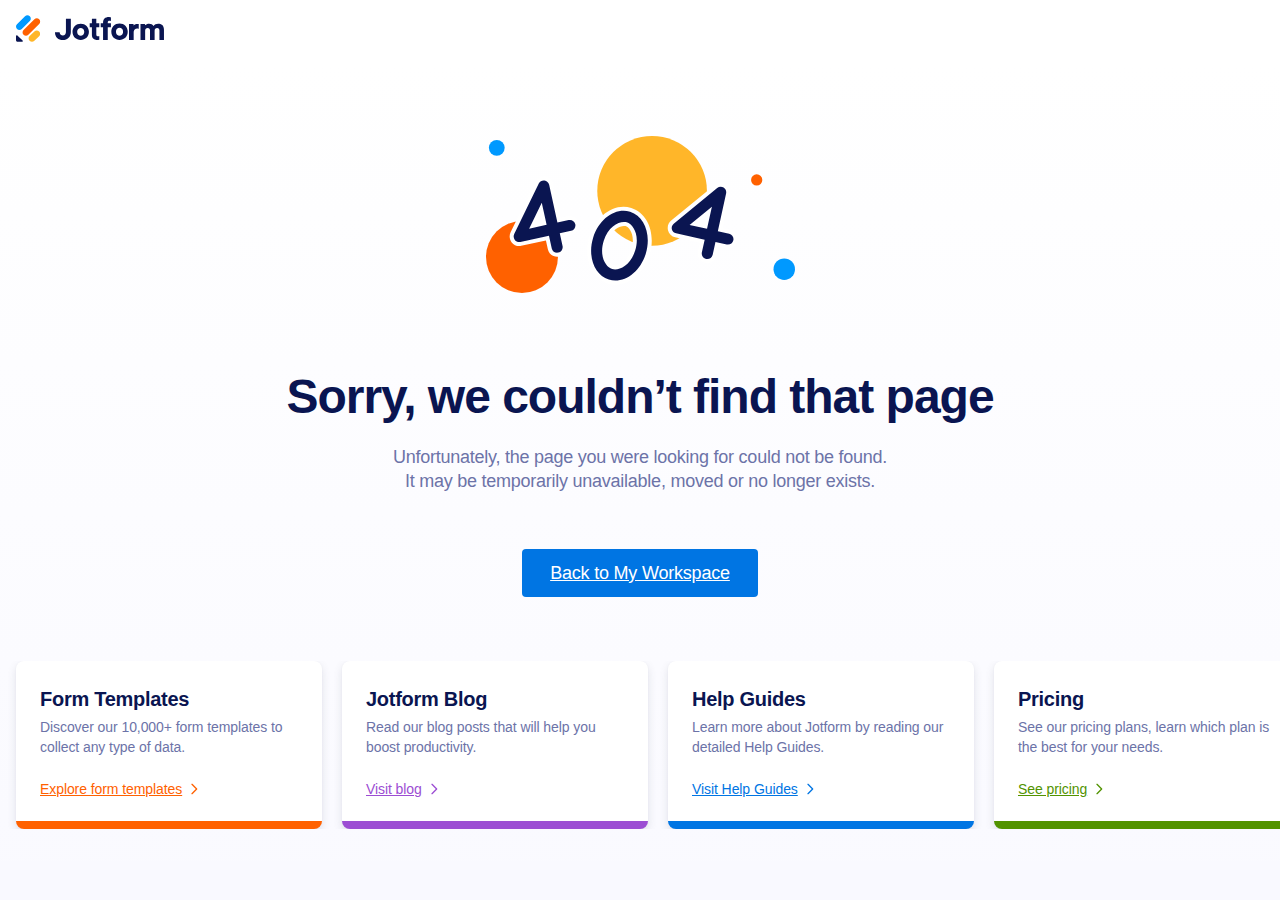
<file: public/cdn.jotfor.ms/favicon-2021-light@2x.html>
<!DOCTYPE html>
<!--[if lt IE 7]>      <html class="no-js lt-ie9 lt-ie8 lt-ie7"> <![endif]-->
<!--[if IE 7]>         <html class="no-js lt-ie9 lt-ie8"> <![endif]-->
<!--[if IE 8]>         <html class="no-js lt-ie9"> <![endif]-->
<!--[if gt IE 8]><!-->
<html class="no-js" lang="en">
<!--<![endif]-->
<head>
<meta charset="utf-8">
<meta http-equiv="X-UA-Compatible" content="IE=edge">
<meta name="google-site-verification" content="CG6F2CQMNJ3nvu1pdPuN7Ww_YcG1-0cMc06ntbB12wk" />
<meta name="p:domain_verify" content="7209b7ba3e51e7557ce33336c7e73d4b" />
<title>Sorry, we couldn’t find that page</title>
<meta name="keywords" content="">
<meta name="description" content="Sorry, we couldn’t find that page">
<meta name="viewport" content="width=device-width, initial-scale=1">
<meta name="robots" content="ALL" />
<meta property="og:url" content="error-pages/404" />
<meta property="og:type" content="website" />
<meta property="og:title" content="Sorry, we couldn’t find that page" />
<meta property="og:description" content="Sorry, we couldn’t find that page" />
<meta property="og:image" content="https://cdn.jotfor.ms/assets/img/landing/opengraph.png?v=1.0.0.0.a" />
<meta property="og:image:secure_url" content="https://cdn.jotfor.ms/assets/img/landing/opengraph.png?v=1.0.0.0.a" />
<meta property="og:image:width" content="1200" />
<meta property="og:image:height" content="630" />
<meta name="twitter:card" content="summary_large_image">
<meta name="twitter:site" content="@jotform">
<meta name="twitter:creator" content="@jotform">
<meta name="twitter:image" content="https://cdn.jotfor.ms/assets/img/landing/opengraph.png?v=1.0.0.0.a" />
<link rel="shortcut icon" href="https://cdn.jotfor.ms/assets/img/favicons/favicon-2021-light.png" type="image/x-icon" /><!-- START All DNS connections for landing --><link rel="preconnect" href="//www.google-analytics.com" crossorigin="" /><link rel="preconnect" href="//www.googletagmanager.com" crossorigin="" /><link rel="preconnect" href="//cms.jotform.com" crossorigin="" /><link rel="preconnect" href="//js.jotform.com" crossorigin="" /><link rel="preconnect" href="//www.gravatar.com" crossorigin="" /><link rel="preconnect" href="//use.typekit.net" crossorigin="" /><link rel="preconnect" href="//s3.amazonaws.com/jotformAvatars" crossorigin="" /><link rel="preconnect" href="//files.jotform.com" crossorigin="" /><link rel="preconnect" href="//cdn.jotfor.ms" crossorigin="" /><link rel="preconnect" href="//i0.wp.com" crossorigin="" /><link rel="preconnect" href="//connect.facebook.net" crossorigin="" /><link rel="preconnect" href="//stats.g.doubleclick.net" crossorigin="" /><link rel="preconnect" href="//browser.sentry-cdn.com" crossorigin="" /><link rel="preconnect" href="//www.facebook.com" crossorigin="" /><link rel="preconnect" href="//www.google.com" crossorigin="" /><link rel="preconnect" href="//apis.google.com" crossorigin="" /><link rel="preconnect" href="//ssl.gstatic.com" crossorigin="" /><link rel="preconnect" href="//accounts.google.com" crossorigin="" /><link rel="preconnect" href="//p.typekit.net" crossorigin="" /><link rel="preconnect" href="//cdnjs.cloudflare.com" crossorigin="" /><link rel="preconnect" href="//events.jotform.com" crossorigin="" /><link rel="preconnect" href="//static.hotjar.com" crossorigin="" /><link rel="preconnect" href="//script.hotjar.com" crossorigin="" /><link rel="preconnect" href="//vars.hotjar.com" crossorigin="" /><link rel="preconnect" href="//insights.hotjar.com" crossorigin="" /><link rel="preconnect" href="//fullstory.com" crossorigin="" /><link rel="preconnect" href="//edge.fullstory.com" crossorigin="" /><link rel="preconnect" href="//rs.fullstory.com" crossorigin="" /><link rel="preload" href="https://cdn.jotfor.ms/fonts/?family=Circular" as="style" onload="this.onload=null;this.rel='stylesheet'"><noscript><link rel="stylesheet" href="https://cdn.jotfor.ms/fonts/?family=Circular"></noscript><!-- END All DNS connections for landing --><script type="text/javascript">document.addEventListener("DOMContentLoaded", function(){function nativeSelector() { var elements = document.querySelectorAll("body, body *"); var results = []; var child; for(var i = 0; i < elements.length; i++) { child = elements[i].childNodes[0]; if(elements[i].hasChildNodes() && child.nodeType == 3) { results.push(child); } } return results; } var textnodes = nativeSelector(), _nv; for (var i = 0, len = textnodes.length; i<len; i++){ _nv = textnodes[i].nodeValue; textnodes[i].nodeValue = _nv.replace(/(^|[^-_a-zA-Z“\/.])JotForm($|[^-_a-zA-Z\/.”(])/g,'$1Jotform$2'); }});</script><script type="text/javascript">if(!window.lang || window.lang === undefined) { window.lang = "en-US"}</script><script type="text/javascript">if(!window.username || window.username === undefined) { window.username = ""}if(!window.landingName || window.landingName === undefined) {window.landingName = "errorPages_404"}"use strict";function initLandingJFActions(){console.info("JFActions has been loaded.");var r=JotFormActions(window.landingName),t=(r.tick({actor:window.username,action:"pageview",target:window.document.location.href}),document.querySelectorAll("[data-jfa]")),c=["/enterprise(.*)"];null!==t&&Array.prototype.slice.call(t).map(function(i){i.addEventListener("click",function(t){for(var n=i.getAttribute("href"),o=0,e=0;e<c.length;e++)new RegExp(c[e]).test(n)&&o++;o?JotFormActions("enterprise-links").tick({location:window.location.pathname,actor:window.username,action:this.dataset.jfa||this.innerHTML}):r.tick({actor:window.username,action:"click",target:this.dataset.jfa||this.innerHTML})})})}function isInViewport(t){var n,t=t.getBoundingClientRect();return!!(t.top||t.right||t.bottom||t.left||t.width||t.height||t.x||t.y)&&(n=t.top<=(window.innerHeight||document.documentElement.clientHeight)&&0<=t.top+t.height,t=t.left<=(window.innerWidth||document.documentElement.clientWidth)&&0<=t.left+t.width,n&&t)}function throttle(o,e){var i=null,r=null;return function t(n){r=n,i||(o(r),r=null,i=setTimeout(function(){i=null,r&&t(r)},e))}}function initMicrosoftSignupAbTestActions(){function n(t){var n=null==(n=window)?void 0:n.username,t=null==(t=t.target)||null==(t=t.dataset)?void 0:t.microsofSignup;n&&t&&null!=o&&o.tick({actor:null==(n=window)?void 0:n.username,action:"click",target:t})}var o=JotFormActions("microsoftSignup"),t=document.querySelector(".introSection-buttons"),e=document.querySelectorAll("\n    ".concat(".trioButton.forGoogle.google",",\n    ").concat(".trioButton.forFacebook.facebook",",\n    ").concat(".trioButton.forMicrosoft.microsoft"));e.forEach(function(t){t.addEventListener("click",n)}),t&&(e=null==(e=window)?void 0:e.username)&&o.tick({actor:e,action:"seen",target:"introSectionButtons"})}function initEnterpriseCommonPromoActions(){var n,t,o,e,i,r=JotFormActions("enterpriseCommonPromoInLandingPages");document.querySelector("#enterprise-common-section")&&(t=(n=document.querySelector("#enterprise-common-section")).querySelector("a"),o=!1,i=throttle(e=function(){var t;n&&isInViewport(n)&&!o&&(o=!0,(t=null==(t=window)?void 0:t.username)&&r.tick({actor:t,action:"seen",target:"enterpriseSection_"+window.utmSource}))},250),t.addEventListener("click",function(t){var n;(null==(n=window)?void 0:n.username)&&r.tick({actor:null==(n=window)?void 0:n.username,action:"click",target:"enterpriseSectionButton_"+window.utmSource})}),document.addEventListener("scroll",i),e())}function initUpgradeProspectsInfoPageVisits(){var t=JotFormActions("upgradeProspectsInfoPageVisits");["/security/","/enterprise/faq/","/enterprise/security/"].includes(window.location.pathname)&&t.tick({actor:null==(t=window)?void 0:t.username,action:"seen",target:window.location.pathname})}document.addEventListener("DOMContentLoaded",function(t){var n;"undefined"!=typeof JotFormActions?(initLandingJFActions(),initEnterpriseCommonPromoActions(),initUpgradeProspectsInfoPageVisits()):((n=document.createElement("script")).setAttribute("src","//cdn.jotfor.ms/assets/js/actions.js"),document.getElementsByTagName("head")[0].appendChild(n),n.onload=function(){initLandingJFActions(),initEnterpriseCommonPromoActions(),initUpgradeProspectsInfoPageVisits()})});</script><style>/*! normalize.css v8.0.1 | MIT License | github.com/necolas/normalize.css */button,hr,input{overflow:visible}progress,sub,sup{vertical-align:baseline}a,button{background-color:transparent}html{line-height:1.15;-webkit-text-size-adjust:100%}body,h1,h2,h3,h4,h5,h6,p{margin:0}details,main{display:block}h1{font-size:2em}hr{box-sizing:content-box;height:0}code,kbd,pre,samp{font-family:monospace,monospace;font-size:1em}abbr[title]{border-bottom:none;-webkit-text-decoration:underline dotted;text-decoration:underline dotted}b,strong{font-weight:bolder}small{font-size:80%}sub,sup{font-size:75%;line-height:0;position:relative}sub{bottom:-.25em}sup{top:-.5em}img{border-style:none}button,input,optgroup,select,textarea{font-family:inherit;font-size:100%;line-height:1.15;margin:0}button,select{text-transform:none}[type=button],[type=reset],[type=submit],button{-webkit-appearance:button}[type=button]::-moz-focus-inner,[type=reset]::-moz-focus-inner,[type=submit]::-moz-focus-inner,button::-moz-focus-inner{border-style:none;padding:0}[type=button]:-moz-focusring,[type=reset]:-moz-focusring,[type=submit]:-moz-focusring,button:-moz-focusring{outline:ButtonText dotted 1px}fieldset{padding:.35em .75em .625em}legend{box-sizing:border-box;color:inherit;display:table;max-width:100%;padding:0;white-space:normal}textarea{overflow:auto}[type=checkbox],[type=radio]{box-sizing:border-box;padding:0}[type=number]::-webkit-inner-spin-button,[type=number]::-webkit-outer-spin-button{height:auto}[type=search]{-webkit-appearance:textfield;outline-offset:-2px}[type=search]::-webkit-search-decoration{-webkit-appearance:none}::-webkit-file-upload-button{-webkit-appearance:button;font:inherit}.introSection-buttons,:root{font-family:Circular,-apple-system,BlinkMacSystemFont,"Segoe UI",roboto,oxygen-sans,ubuntu,cantarell,"Helvetica Neue",sans-serif}summary{display:list-item}[hidden],template{display:none}button{background-image:none;cursor:pointer}ul{list-style:none;padding:0}input{border:none}.clearfix:after,.clearfix:before{content:" ";display:table}.clearfix:after{display:block;clear:both;height:1px;margin-top:-1px;visibility:hidden}*{box-sizing:border-box;text-rendering:optimizeLegibility;-webkit-font-smoothing:antialiased;-moz-osx-font-smoothing:grayscale;-moz-font-feature-settings:"liga","kern"}:root{font-size:16px;font-variant-numeric:lining-nums;font-feature-settings:"lnum";-webkit-overflow-scrolling:touch;font-variant-ligatures:no-common-ligatures}main b,main strong{font-weight:700}.introSection-buttons .trioButton,.jfButton,.jfButton:visited{font-weight:500;font-size:1.125rem;text-align:center;cursor:pointer}.container{width:94%;max-width:1330px;margin:0 auto;position:relative;padding:0 1%}[class*="column twelve twelve"],[class*="column eight eight"],[class*="column seven seven"],[class*="column eleven eleven"],[class*="column five five"],[class*="column four four"],[class*="column ten ten"],[class*="column three three"],[class*="column two two"],[class*="column one one"],[class*="column nine nine"],[class*="column six six"]{width:100%}html.ENV-development img:not([alt]),html.ENV-development img[alt=""]{border:5px dashed red}.no-text,.text-truncate{white-space:nowrap;overflow:hidden}.no-text,.oh,.text-truncate{overflow:hidden}[class*="column five six"],[class*="column ten twelve"]{width:83.33333333%}[class*="column four five"],[class*="column eight ten"]{width:80%}[class*="column six eight"],[class*="column three four"],[class*="column nine twelve"]{width:75%}[class*="column six ten"],[class*="column three five"]{width:60%}[class*="column eight twelve"],[class*="column six nine"],[class*="column four six"],[class*="column two three"]{width:66.66666667%}[class*="column four ten"],[class*="column two five"]{width:40%}[class*="column six twelve"],[class*="column five ten"],[class*="column four eight"],[class*="column three six"],[class*="column two four"],[class*="column one two"]{width:50%}[class*="column four twelve"],[class*="column three nine"],[class*="column two six"],[class*="column one three"]{width:33.33333333%}[class*="column three twelve"],[class*="column two eight"],[class*="column one four"]{width:25%}[class*="column two ten"],[class*="column one five"]{width:20%}[class*="column two twelve"],[class*="column one six"]{width:16.66666667%}.vertical-align{top:50%;transform:translateY(-50%)}.dn{display:none}.dib{display:inline-block}.db,.line{display:block}.cp{cursor:pointer}.centeredDiv{margin-right:auto;margin-left:auto}.text-truncate{text-overflow:ellipsis}.no-text{text-indent:100%}[class*="column eleven twelve"]{width:91.66666667%}[class*="column ten eleven"]{width:90.90909091%}[class*="column nine ten"]{width:90%}[class*="column nine eleven"]{width:81.81818182%}[class*="column eight nine"]{width:88.88888889%}[class*="column eight eleven"]{width:72.72727273%}[class*="column seven eight"]{width:87.5%}[class*="column seven nine"]{width:77.77777778%}[class*="column seven ten"]{width:70%}[class*="column seven eleven"]{width:63.63636364%}[class*="column seven twelve"]{width:58.33333333%}[class*="column six seven"]{width:85.71428571%}[class*="column six eleven"]{width:54.54545455%}[class*="column five seven"]{width:71.42857143%}[class*="column five eight"]{width:62.5%}[class*="column five nine"]{width:55.55555556%}[class*="column five eleven"]{width:45.45454545%}[class*="column five twelve"]{width:41.66666667%}[class*="column four seven"]{width:57.14285714%}[class*="column four nine"]{width:44.44444444%}[class*="column four eleven"]{width:36.36363636%}[class*="column three seven"]{width:42.85714286%}[class*="column three eight"]{width:37.5%}[class*="column three ten"]{width:30%}[class*="column three eleven"]{width:27.27272727%}[class*="column two seven"]{width:28.57142857%}[class*="column two nine"]{width:22.22222222%}[class*="column two eleven"]{width:18.18181818%}[class*="column one seven"]{width:14.28571429%}[class*="column one eight"]{width:12.5%}[class*="column one nine"]{width:11.11111111%}[class*="column one ten"]{width:10%}[class*="column one eleven"]{width:9.09090909%}[class*="column one twelve"]{width:8.33333333%}@media screen and (min-width:769px) and (max-width:991px){[class*="laptop six eight"],[class*="laptop three four"]{width:75%}[class*="laptop two three"],[class*="laptop four six"]{width:66.66666667%}[class*="laptop one one"],[class*="laptop eight eight"],[class*="laptop seven seven"],[class*="laptop six six"],[class*="laptop five five"],[class*="laptop four four"],[class*="laptop three three"],[class*="laptop two two"]{width:100%}[class*="laptop three six"],[class*="laptop two four"],[class*="laptop one two"],[class*="laptop four eight"]{width:50%}[class*="laptop two six"],[class*="laptop one three"]{width:33.33333333%}[class*="laptop two eight"],[class*="laptop one four"]{width:25%}[class*="laptop seven eight"]{width:87.5%}[class*="laptop six seven"]{width:85.71428571%}[class*="laptop five six"]{width:83.33333333%}[class*="laptop five seven"]{width:71.42857143%}[class*="laptop five eight"]{width:62.5%}[class*="laptop four five"]{width:80%}[class*="laptop four seven"]{width:57.14285714%}[class*="laptop three five"]{width:60%}[class*="laptop three seven"]{width:42.85714286%}[class*="laptop three eight"]{width:37.5%}[class*="laptop two five"]{width:40%}[class*="laptop two seven"]{width:28.57142857%}[class*="laptop one five"]{width:20%}[class*="laptop one six"]{width:16.66666667%}[class*="laptop one seven"]{width:14.28571429%}[class*="laptop one eight"]{width:12.5%}}@media screen and (min-width:481px) and (max-width:768px){[class*="tablet four six"],[class*="tablet two three"]{width:66.66666667%}[class*="tablet six six"],[class*="tablet five five"],[class*="tablet four four"],[class*="tablet three three"],[class*="tablet two two"],[class*="tablet one one"]{width:100%}[class*="tablet three six"],[class*="tablet two four"],[class*="tablet one two"]{width:50%}[class*="tablet two six"],[class*="tablet one three"]{width:33.33333333%}[class*="tablet five six"]{width:83.33333333%}[class*="tablet four five"]{width:80%}[class*="tablet three four"]{width:75%}[class*="tablet three five"]{width:60%}[class*="tablet two five"]{width:40%}[class*="tablet one four"]{width:25%}[class*="tablet one five"]{width:20%}[class*="tablet one six"]{width:16.66666667%}}@media screen and (max-width:480px){[class*="mobile four four"],[class*="mobile three three"],[class*="mobile two two"],[class*="mobile one one"]{width:100%}[class*="mobile two four"],[class*="mobile one two"]{width:50%}[class*="mobile three four"]{width:75%}[class*="mobile two three"]{width:66.66666667%}[class*="mobile one three"]{width:33.33333333%}[class*="mobile one four"]{width:25%}}.column{float:left;margin:0;padding:0}.column.u-right{float:right}.column.u-center{float:none;margin:0 auto}.line:after,.line:before{content:" ";display:table}.line:after{clear:both}.jfButton,.jfButton:visited{border-width:1px;border-style:solid;color:#fff;border-color:#e2e2e2;background:#e2e2e2;min-width:14.375rem;max-width:100%;outline:0!important;display:inline-block;border-radius:.375rem;padding:.9375rem 2rem;text-decoration:none;transition:all .2s;vertical-align:text-top}.jfButton[disabled=true]{pointer-events:none}.jfButton.green{background:#78BB07;color:#fff;border-color:#78BB07}.jfButton.green:hover{background:#88d408;border-color:#88d408}.jfButton.orange{background:#ff6100;color:#fff;border-color:#ff6100}.jfButton.orange:hover{background:#ff711a;border-color:#ff711a}.jfButton.orange-outline{background:0 0;color:#ff6100;border-color:#ff6100}.jfButton.orange-outline:hover{background:#ff6100;color:#fff;border-color:#ff6100}.jfButton.blue{background:#09f;color:#fff;border-color:#09f}.jfButton.blue:hover{background:#1aa3ff;border-color:#1aa3ff}.jfButton.blue-outline{background:0 0;color:#0096fa;border-color:#0096fa}.jfButton.blue-outline:hover{background:#09f;color:#fff;border-color:#09f}.jfButton.white{background:#fff;color:#0a1551;border-color:#fff}.jfButton.white:hover{background:#e6e6e6;border-color:#e6e6e6}.jfButton.white-outline{background:0 0;color:#fff;border-color:#fff}.jfButton.white-outline:hover{background:#fff;color:#0a1551;border-color:#fff}.jfButton.white-outline:hover svg path{fill:#0a1551;stroke:#0a1551}.jfButton.aqua{background:#4f9c95;color:#fff;border-color:#4f9c95}.jfButton.aqua:hover{background:#59aba4;border-color:#59aba4}.jfButton.navy{background:#0a1551;color:#fff;border-color:#0a1551}.jfButton.navy:hover{background:#152dac;border-color:#152dac}.jfButton.navy-outline{background:0 0;color:#0a1551;border-color:#0a1551}.jfButton.navy-outline:hover{background:#0a1551;color:#fff;border-color:#0a1551}.jfButton.red{background:#e66760;color:#fff;border-color:#e66760}.jfButton.red:hover{background:#e97c76;border-color:#e97c76}.jfButton.red-outline{background:0 0;color:#e66760;border-color:#e66760}.jfButton.red-outline:hover{background:#e66760;color:#fff;border-color:#e66760}.buttons-group{margin:20px 0}.buttons-group .jfButton{margin-right:20px;margin-top:10px}.buttons-group .jfButton:last-child{margin-right:0}html[dir=rtl] .buttons-group .jfButton{margin-right:auto;margin-left:20px}html[dir=rtl] .buttons-group .jfButton:last-child{margin-left:auto}.introSection-buttons{position:relative;display:flex;flex-wrap:wrap;align-items:center;justify-content:center;max-width:23.25rem;text-align:center;width:auto;padding:1.5rem;border-radius:.625rem;background-color:#fff;border:1px solid #c8ceed;box-sizing:border-box;box-shadow:0 3px 0 #d2dbf2;margin:30px auto}.introSection-buttons .auth-or,.introSection-buttons .trioButton{display:flex;align-items:center;transition:.2s;position:relative}.introSection-buttons.transparent{background-color:transparent;box-shadow:none;padding:0;border:0;max-width:19.375rem}.introSection-buttons.align-left{margin-left:0}html[dir=rtl] .introSection-buttons.align-left{margin-left:auto;margin-right:0}@media screen and (max-width:768px){.introSection-buttons.align-left{margin-left:auto}html[dir=rtl] .introSection-buttons.align-left{margin-left:auto;margin-right:auto}}.introSection-buttons .jfButton{width:100%}.introSection-buttons .trioButton{box-sizing:border-box;justify-content:center;width:100%;max-width:unset;text-decoration:none;border:0;padding:1rem;background-color:#0070f3;color:#fff;border-radius:7px}.introSection-buttons .trioButton:active{background-color:#2365E3;transform:translateY(2)}.introSection-buttons .trioButton:hover{background-color:#2365E3}.introSection-buttons .trioButton span{width:100%;text-align:center;padding-left:2.625rem;padding-right:2.625rem}.introSection-buttons .trioButton>svg{width:1.875rem;height:1.875rem;position:absolute;left:.9375rem;top:.625rem}html[dir=rtl] .introSection-buttons .trioButton>svg{left:auto;right:.9375rem}@media screen and (max-width:550px){.introSection-buttons .trioButton>svg{width:2rem;height:2rem}}@media screen and (max-width:375px){.introSection-buttons .trioButton{min-height:48px;padding:1rem .75rem}.introSection-buttons .trioButton span{padding-left:2rem;padding-right:2rem}.introSection-buttons .trioButton>svg{width:1.5rem;height:1.5rem;top:1rem}}.introSection-buttons .trioButton.signupCta{background-color:#ff6100;color:#fff}.introSection-buttons .trioButton.signupCta:active,.introSection-buttons .trioButton.signupCta:hover{background-color:#EE5B00}.introSection-buttons .trioButton.forGoogle{margin-bottom:.75rem}.introSection-buttons .trioButton.forGoogle>span{color:#fff}.introSection-buttons .trioButton.forGoogle>*{pointer-events:none}.introSection-buttons .trioButton.forFacebook.facebook{background-color:#4267b2;margin-bottom:.75rem}.introSection-buttons .trioButton.forFacebook.facebook:hover{background-color:#2E55A5}.introSection-buttons .trioButton.forFacebook.facebook>*{pointer-events:none}.introSection-buttons .trioButton.forMicrosoft.microsoft{background-color:#2e2e2e;margin-bottom:.75rem}.introSection-buttons .trioButton.forMicrosoft.microsoft:hover{background-color:#1a1a1a}.introSection-buttons .trioButton.forMicrosoft.microsoft>*{pointer-events:none}.introSection-buttons .auth-or{margin:0 0 .75rem;width:100%;justify-content:space-evenly}.introSection-buttons .auth-or:after,.introSection-buttons .auth-or:before{content:"";background:#c8ceed;height:1px;width:100%}.introSection-buttons .auth-or span{transition:.2s;font-weight:400;text-align:center;padding:0 8px;font-size:15px;color:rgba(36,53,106,.6)}.header-browser-ie .introSection-buttons .auth-or span{width:100%;display:inline-block}.introSection-buttons .bottom-free-text{background-color:transparent;border:none;display:block;margin-top:.75rem;color:rgba(36,53,106,.6);font-size:14px;font-weight:700;text-decoration:none;text-transform:uppercase;line-height:1}.introSection-buttons .sub-cta-text{display:flex;align-items:center;justify-content:center;width:100%;font-weight:400;font-size:1rem;color:#0a1551;margin:1.125rem 0 0}.introSection-buttons .sub-cta-text span{margin-right:.3125rem}.introSection-buttons .sub-cta-text a{color:#2C75F2;font-weight:500;text-decoration:none}.introSection-buttons .custom-button{margin-top:.75rem}.introSection-buttons.big-size{max-width:26.0625rem}.introSection-buttons.big-size .trioButton{padding:.75rem 1.375rem;min-height:3.875rem;font-size:1.3125rem}.introSection-buttons.big-size .trioButton.noIcon{padding:1.125rem 1.375rem}.introSection-buttons.big-size .trioButton span{text-align:left;padding-left:1.5625rem;padding-right:1.5625rem}.introSection-buttons.big-size .trioButton span.center{text-align:center}.introSection-buttons.big-size .trioButton>svg{position:relative;left:0;top:0;width:2.375rem;height:2.375rem}@media screen and (max-width:425px){.introSection-buttons.big-size .trioButton{padding:.75rem .825rem;font-size:1.25rem}}@media screen and (max-width:375px){.introSection-buttons.big-size .trioButton{padding:.75rem .825rem;font-size:1rem}.introSection-buttons.big-size .trioButton span{padding-left:1rem;padding-right:1rem}.introSection-buttons.big-size .trioButton>svg{width:2rem;height:2rem}}.introSection-sloganText{width:100%;margin-top:1.125rem;font-size:1.125rem;font-weight:400;color:#526e6e;display:inline-block;text-decoration:none}.single-header-cta{max-width:22rem;width:100%;text-align:center;margin:2.25rem auto}.single-header-cta .jfButton{max-width:100%}.single-header-cta.align-left{margin-left:0;text-align:left}html.dark-mode .introSection-buttons.transparent .auth-or span{background:#292f42;color:#fff}html.dark-mode .introSection-buttons.transparent .auth-or:after{background:#848dab}html.dark-mode .introSection-buttons.transparent .bottom-free-text{color:#fff}@media screen and (max-width:768px){.single-header-cta.align-left{text-align:center;margin-left:auto}.introSection-buttons{margin-top:1.25rem}}body.modal-limit-open,html.limit-modal-opened body{overflow:hidden}body.modal-limit-open .modal.template-detail{display:none}body.modal-limit-open header.jfHeader{z-index:14}.Landing--LimitModal-close-icon{cursor:pointer;position:fixed;top:.875rem;right:1.25rem;border:none;z-index:99999;outline:0;width:2.5rem;height:2.5rem;color:#000;background-color:#e0e0e0;border-radius:50%}.Landing--LimitModal-close-icon:after,.Landing--LimitModal-close-icon:before{content:"";position:relative;top:calc(50% + 1px);left:50%;width:1.5rem;height:.1875rem;margin-left:-.75rem;margin-top:-.1875rem;display:block;border-radius:.25rem;background:#000;transform:rotate(45deg)}.Landing--LimitModal-close-icon:before{transform:rotate(-45deg)}.Landing--LimitModal-container{display:block;width:600px;max-width:94%;max-height:94%;overflow:auto;position:fixed;left:50%;top:50%;transform:translate(-50%,-50%);background:#fff;z-index:99998;border-radius:.375rem;box-shadow:0 0 .625rem .3125rem #6b6b6b;text-align:center;padding:1.875rem 1.5625rem}.Landing--LimitModal-limit-icon{margin-bottom:1.25rem}.Landing--LimitModal-limit-icon span{width:2.375rem;height:2.375rem;background:#db001b;border-radius:50%;color:#fff;text-align:center;display:block;position:absolute;left:50%;right:50%;font-weight:700;margin:-30px 0 0 16px;font-size:1.1875rem;line-height:200%}.Landing--LimitModal-iconheader{margin-bottom:1.25rem;font-size:1.375rem;font-weight:700}.Landing--LimitModal-text{color:#545454;font-weight:500;font-size:1.125rem;margin:0 0 1.25rem}.Landing--LimitModal-text a{color:#1fa2ff;text-decoration:underline}.Landing--LimitModal-btn-group{display:block;width:100%;padding:1.5625rem 0}.qa.js-faq-filtered .container .group .button-wrapper.notCollapsible,.qa.js-faq-filtered .list li[data-active=false],.questions.js-faq-filtered .container .group .button-wrapper.notCollapsible,.questions.js-faq-filtered .list li[data-active=false]{display:none}.Landing--LimitModal-btn-group a{font-weight:500;background:#01bd6f;padding:.75rem 2.5rem;border-radius:.375rem;color:#fff;text-decoration:none}.Landing--LimitModal:before{content:"";width:100%;height:100%;position:fixed;top:0;left:0;background:rgba(0,0,0,.65);z-index:99997}.questions-enterprise .qa,.questions-enterprise .questions{background:#f3f3fe}.questions-enterprise .qa .fields .subtitle,.questions-enterprise .questions .fields .subtitle{color:#0a1551;text-align:center;font-size:32px;font-style:normal;font-weight:700;line-height:44px;letter-spacing:-.67px;margin-bottom:1.5rem}.qa.js-faq-filtered,.questions.js-faq-filtered{min-height:31.25rem;overflow:hidden}@media screen and (max-width:1300px){.qa.js-faq-filtered .container,.questions.js-faq-filtered .container{padding:0 2rem}}@media screen and (max-width:480px){.qa.js-faq-filtered .container,.questions.js-faq-filtered .container{padding:0 1rem}}.qa.js-faq-filtered .container .group,.questions.js-faq-filtered .container .group{width:100%}.qa.js-faq-filtered .list,.questions.js-faq-filtered .list{width:100%;padding:0}.qa.js-faq-filtered .list li .qa-question,.qa.js-faq-filtered .list li div[itemprop=text],.questions.js-faq-filtered .list li .qa-question,.questions.js-faq-filtered .list li div[itemprop=text]{position:relative;z-index:0;word-break:break-word}.qa.js-faq-filtered .list li mark,.questions.js-faq-filtered .list li mark{position:relative;z-index:-1;background-color:#fae186;border-radius:10px;padding:0 5px;margin-left:-5px;margin-right:-5px}.qa.js-faq-filtered .faq-filter-area,.questions.js-faq-filtered .faq-filter-area{width:100%;margin-bottom:1.875rem}.qa.js-faq-filtered .faq-filter-area .filter-input-content,.questions.js-faq-filtered .faq-filter-area .filter-input-content{background-image:url("data:image/svg+xml;charset=UTF-8,%3csvg xmlns='http://www.w3.org/2000/svg' width='22.55' height='22.119'%3e%3cdefs/%3e%3cg%3e%3cpath fill='%230a1551' stroke='transparent' stroke-miterlimit='10' d='M19.21 21.216l-3.6-3.6a9.44 9.44 0 01-5.626 1.849A9.481 9.481 0 01.5 9.98 9.481 9.481 0 019.98.5a9.481 9.481 0 019.482 9.481 9.434 9.434 0 01-1.5 5.115l3.683 3.684a1.373 1.373 0 010 1.942l-.495.495a1.368 1.368 0 01-.971.4 1.366 1.366 0 01-.969-.401zM3.948 9.98a6.033 6.033 0 006.032 6.033 6.033 6.033 0 006.034-6.033A6.033 6.033 0 009.98 3.946 6.033 6.033 0 003.948 9.98z' /%3e%3c/g%3e%3c/svg%3e");background-repeat:no-repeat;background-position:.3125rem .625rem;max-width:27.1875rem;width:100%;margin-left:.625rem;margin-right:auto;display:flex;align-items:flex-start;justify-content:center}@media screen and (max-width:768px){.qa.js-faq-filtered .faq-filter-area .filter-input-content,.questions.js-faq-filtered .faq-filter-area .filter-input-content{background-size:1.25rem 1.25rem;background-position:.3125rem .625rem;margin-left:0;max-width:unset}}.questions-enterprise .qa.js-faq-filtered .faq-filter-area .filter-input-content,.questions-enterprise .questions.js-faq-filtered .faq-filter-area .filter-input-content{background-image:url("data:image/svg+xml,%3Csvg width='24' height='25' viewBox='0 0 24 25' fill='none' xmlns='http://www.w3.org/2000/svg'%3E%3Cpath fill-rule='evenodd' clip-rule='evenodd' d='M15.7626 17.4608C14.3152 18.6035 12.4872 19.2854 10.5 19.2854C5.80558 19.2854 2 15.4798 2 10.7854C2 6.09098 5.80558 2.2854 10.5 2.2854C15.1944 2.2854 19 6.09098 19 10.7854C19 12.7726 18.3181 14.6006 17.1754 16.048C17.1862 16.0578 17.1967 16.0679 17.2071 16.0783L21.7071 20.5783C22.0976 20.9688 22.0976 21.602 21.7071 21.9925C21.3166 22.383 20.6834 22.383 20.2929 21.9925L15.7929 17.4925C15.7825 17.4821 15.7724 17.4716 15.7626 17.4608ZM17 10.7854C17 14.3753 14.0899 17.2854 10.5 17.2854C6.91015 17.2854 4 14.3753 4 10.7854C4 7.19555 6.91015 4.2854 10.5 4.2854C14.0899 4.2854 17 7.19555 17 10.7854Z' fill='%236C73A8'/%3E%3C/svg%3E%0A");background-size:1.5rem 1.5rem;background-position:1rem .75rem;margin-left:0;margin-right:0;max-width:39.25rem}html[dir=rtl] .qa.js-faq-filtered .faq-filter-area .filter-input-content,html[dir=rtl] .questions.js-faq-filtered .faq-filter-area .filter-input-content{margin-left:auto;margin-right:.625rem;background-position:center right .625rem}.qa.js-faq-filtered .faq-filter-area .js-filter-input,.questions.js-faq-filtered .faq-filter-area .js-filter-input{padding:.625rem .625rem .625rem 2.5rem;color:#000;font-weight:700;font-size:20px;width:100%;margin:0;background-color:transparent;border:0;border-bottom:1px solid #5e72a1}@media screen and (max-width:768px){.qa.js-faq-filtered .faq-filter-area .js-filter-input,.questions.js-faq-filtered .faq-filter-area .js-filter-input{font-size:16px}}.questions-enterprise .qa.js-faq-filtered .faq-filter-area .js-filter-input,.questions-enterprise .questions.js-faq-filtered .faq-filter-area .js-filter-input{padding:.75rem 1rem .75rem 3.25rem;border-radius:2rem;border:1px solid #c8ceed;line-height:1.5rem}html[dir=rtl] .qa.js-faq-filtered .faq-filter-area .js-filter-input,html[dir=rtl] .questions.js-faq-filtered .faq-filter-area .js-filter-input{margin-left:auto;margin-right:.625rem;padding:.625rem 2.5rem .625rem .625rem}.qa.js-faq-filtered .faq-filter-area .js-filter-input:focus,.questions.js-faq-filtered .faq-filter-area .js-filter-input:focus{outline:0;border-bottom-color:#384461}.questions-enterprise .qa.js-faq-filtered .faq-filter-area .js-filter-input:focus,.questions-enterprise .questions.js-faq-filtered .faq-filter-area .js-filter-input:focus{border-color:#7b8ad4}.qa.js-faq-filtered .faq-filter-area .js-filter-input::placeholder,.questions.js-faq-filtered .faq-filter-area .js-filter-input::placeholder{font-weight:400;color:#5e72a1;opacity:1}.qa.js-faq-filtered .faq-filter-area .js-no-result,.questions.js-faq-filtered .faq-filter-area .js-no-result{font-size:20px;margin-top:1.875rem}.qa.js-faq-filtered .faq-filter-area .js-no-result p,.questions.js-faq-filtered .faq-filter-area .js-no-result p{margin:0}.qa.js-faq-filtered.no-result .faq-filter-area .js-no-result,.questions.js-faq-filtered.no-result .faq-filter-area .js-no-result{display:block}.qa.js-faq-filtered.faq-filtered h3:not(.qa-question),.qa.js-faq-filtered.faq-filtered h4:not(.qa-question),.qa.js-faq-filtered.faq-filtered h5:not(.qa-question),.qa.js-faq-filtered.faq-filtered h6:not(.qa-question),.questions.js-faq-filtered.faq-filtered h3:not(.qa-question),.questions.js-faq-filtered.faq-filtered h4:not(.qa-question),.questions.js-faq-filtered.faq-filtered h5:not(.qa-question),.questions.js-faq-filtered.faq-filtered h6:not(.qa-question){display:none}.qa.js-faq-filtered.isCollapsible,.questions.js-faq-filtered.isCollapsible{padding:0 0 4rem}.questions-enterprise .qa.js-faq-filtered.isCollapsible,.questions-enterprise .questions.js-faq-filtered.isCollapsible{padding:2.5rem 1rem}.qa.js-faq-filtered.isCollapsible .group,.questions.js-faq-filtered.isCollapsible .group{max-width:56.25rem;margin:0 auto}.qa.js-faq-filtered.isCollapsible .group .button-wrapper,.questions.js-faq-filtered.isCollapsible .group .button-wrapper{text-align:center;width:100%;display:none}.qa.js-faq-filtered.isCollapsible .group .button-wrapper.isVisible,.questions.js-faq-filtered.isCollapsible .group .button-wrapper.isVisible{display:block}.qa.js-faq-filtered.isCollapsible .group .button-wrapper .jfButton,.questions.js-faq-filtered.isCollapsible .group .button-wrapper .jfButton{margin:1.25rem auto;padding:13px 32px}@media screen and (max-width:768px){.qa.js-faq-filtered .faq-filter-area .js-no-result,.questions.js-faq-filtered .faq-filter-area .js-no-result{font-size:16px}.qa.js-faq-filtered.isCollapsible .group .button-wrapper .jfButton,.questions.js-faq-filtered.isCollapsible .group .button-wrapper .jfButton{font-size:16px;min-width:12rem;padding:.75rem 2rem}}.qa.js-faq-filtered.isCollapsible .group .faq-filter-area,.questions.js-faq-filtered.isCollapsible .group .faq-filter-area{margin-bottom:2.5rem}.questions-enterprise .qa.js-faq-filtered.isCollapsible .group .faq-filter-area,.questions-enterprise .questions.js-faq-filtered.isCollapsible .group .faq-filter-area{margin-bottom:1.5rem;display:flex;align-items:center;justify-content:center;flex-direction:column}.newLayout.questions .faq-filter-area,.qa.js-faq-filtered.isCollapsible .group .qa-wrapper:not(.js-no-result).qa-hidden,.questions.js-faq-filtered.isCollapsible .group .qa-wrapper:not(.js-no-result).qa-hidden{display:none}.qa.js-faq-filtered.isCollapsible .group .qa-wrapper:not(.js-no-result),.questions.js-faq-filtered.isCollapsible .group .qa-wrapper:not(.js-no-result){border-bottom:1px solid #c8ceed;position:relative}.qa.js-faq-filtered.isCollapsible .group .qa-question,.questions.js-faq-filtered.isCollapsible .group .qa-question{color:#0a1551;font-size:1rem;line-height:150%;font-weight:500;margin:1.5rem 0;padding-right:2rem;text-align:left}html[dir=rtl] .qa.js-faq-filtered.isCollapsible .group .qa-question,html[dir=rtl] .questions.js-faq-filtered.isCollapsible .group .qa-question{padding-left:2rem;padding-right:0;text-align:right}.questions-enterprise html[dir=rtl] .qa.js-faq-filtered.isCollapsible .group .qa-question,.questions-enterprise html[dir=rtl] .questions.js-faq-filtered.isCollapsible .group .qa-question{padding-left:0}@media screen and (max-width:768px){.qa.js-faq-filtered.isCollapsible .group .qa-question,.questions.js-faq-filtered.isCollapsible .group .qa-question{font-size:16px}}.questions-enterprise .qa.js-faq-filtered.isCollapsible .group .qa-question,.questions-enterprise .questions.js-faq-filtered.isCollapsible .group .qa-question{font-size:1rem;font-weight:500;line-height:1.5rem;margin:.75rem 0;padding-right:0}@media screen and (min-width:768px){.qa.js-faq-filtered.isCollapsible .group .qa-question,.questions.js-faq-filtered.isCollapsible .group .qa-question{font-size:1.25rem}.questions-enterprise .qa.js-faq-filtered.isCollapsible .group .qa-question,.questions-enterprise .questions.js-faq-filtered.isCollapsible .group .qa-question{font-size:1.25rem;margin:1.375rem 0}}.qa.js-faq-filtered.isCollapsible .group .qa-answer,.questions.js-faq-filtered.isCollapsible .group .qa-answer{color:#0a1551;font-size:20px;font-weight:400;line-height:1.66;padding-bottom:1.25rem;transition:.1s ease}.qa.js-faq-filtered.isCollapsible .group .qa-answer a,.questions.js-faq-filtered.isCollapsible .group .qa-answer a{color:#2470e9;text-decoration:underline}.qa.js-faq-filtered.isCollapsible .group .qa-answer p,.questions.js-faq-filtered.isCollapsible .group .qa-answer p{margin:8px 0}.qa .qa-wrapper .qa-answer p,.qa.js-faq-filtered.isCollapsible .group .qa-answer p:first-child,.questions .qa-wrapper .qa-answer p,.questions.js-faq-filtered.isCollapsible .group .qa-answer p:first-child{margin:0}@media screen and (max-width:768px){.qa.js-faq-filtered.isCollapsible .group .qa-answer,.questions.js-faq-filtered.isCollapsible .group .qa-answer{font-size:16px}}.questions-enterprise .qa.js-faq-filtered.isCollapsible .group .qa-answer,.questions-enterprise .questions.js-faq-filtered.isCollapsible .group .qa-answer{padding-left:3rem}html[dir=rtl] .questions-enterprise .qa.js-faq-filtered.isCollapsible .group .qa-answer,html[dir=rtl] .questions-enterprise .questions.js-faq-filtered.isCollapsible .group .qa-answer{padding-left:0}.qa.js-faq-filtered.isCollapsible .qa-wrapper:not(.js-no-result) .question-wrapper,.questions.js-faq-filtered.isCollapsible .qa-wrapper:not(.js-no-result) .question-wrapper{position:relative;cursor:pointer;box-sizing:border-box;width:100%;display:flex;justify-content:space-between;align-items:flex-start;padding-right:2rem}.questions-enterprise .qa.js-faq-filtered.isCollapsible .qa-wrapper:not(.js-no-result) .question-wrapper,.questions-enterprise .questions.js-faq-filtered.isCollapsible .qa-wrapper:not(.js-no-result) .question-wrapper{padding-right:0;padding-left:3rem}html[dir=rtl] .qa.js-faq-filtered.isCollapsible .qa-wrapper:not(.js-no-result) .question-wrapper,html[dir=rtl] .questions.js-faq-filtered.isCollapsible .qa-wrapper:not(.js-no-result) .question-wrapper{padding-left:2rem;padding-right:0}.questions-enterprise html[dir=rtl] .qa.js-faq-filtered.isCollapsible .qa-wrapper:not(.js-no-result) .question-wrapper,.questions-enterprise html[dir=rtl] .questions.js-faq-filtered.isCollapsible .qa-wrapper:not(.js-no-result) .question-wrapper{padding-right:1.5rem;padding-left:0}.qa.js-faq-filtered.isCollapsible .qa-wrapper:not(.js-no-result) .question-wrapper .collapse,.questions.js-faq-filtered.isCollapsible .qa-wrapper:not(.js-no-result) .question-wrapper .collapse{content:"";cursor:pointer;pointer-events:none;background-image:url("data:image/svg+xml;charset=UTF-8,%3csvg width='25' height='26' viewBox='0 0 25 26' fill='none' xmlns='http://www.w3.org/2000/svg'%3e%3cpath d='M1.5 12.75H24' stroke='%230a1551' stroke-width='2' stroke-linecap='round'/%3e%3cpath d='M12.5 1.75L12.5 24.25' stroke='%230a1551' stroke-width='2' stroke-linecap='round'/%3e%3c/svg%3e");background-repeat:no-repeat;width:1.5625rem;height:2.5rem;background-position:center;background-size:100%;position:absolute;inset-inline-end:0;inset-block-start:12px;top:50%;transform:translateY(-50%)}.questions-enterprise .qa.js-faq-filtered.isCollapsible .qa-wrapper:not(.js-no-result) .question-wrapper .collapse,.questions-enterprise .questions.js-faq-filtered.isCollapsible .qa-wrapper:not(.js-no-result) .question-wrapper .collapse{background-image:url("data:image/svg+xml,%3Csvg width='20' height='21' viewBox='0 0 20 21' fill='none' xmlns='http://www.w3.org/2000/svg'%3E%3Cpath fill-rule='evenodd' clip-rule='evenodd' d='M10.8333 4.45205C10.8333 3.99181 10.4602 3.61871 9.99992 3.61871C9.53968 3.61871 9.16659 3.99181 9.16659 4.45205V9.45205H4.16659C3.70635 9.45205 3.33325 9.82514 3.33325 10.2854C3.33325 10.7456 3.70635 11.1187 4.16659 11.1187H9.16659V16.1187C9.16659 16.579 9.53968 16.952 9.99992 16.952C10.4602 16.952 10.8333 16.579 10.8333 16.1187V11.1187H15.8333C16.2935 11.1187 16.6666 10.7456 16.6666 10.2854C16.6666 9.82514 16.2935 9.45205 15.8333 9.45205H10.8333V4.45205Z' fill='%23343C6A'/%3E%3C/svg%3E%0A");left:0;width:2.5rem;height:2.5rem;background-size:1.25rem;transition:.1s ease}.qa.js-faq-filtered.isCollapsible .qa-wrapper:not(.js-no-result) .qa-answer,.questions.js-faq-filtered.isCollapsible .qa-wrapper:not(.js-no-result) .qa-answer{max-height:0;opacity:0;padding-bottom:0;pointer-events:none;transition:.1s all ease}.qa.js-faq-filtered.isCollapsible .qa-wrapper:not(.js-no-result).isSelected .question-wrapper .collapse,.questions.js-faq-filtered.isCollapsible .qa-wrapper:not(.js-no-result).isSelected .question-wrapper .collapse{background-image:url("data:image/svg+xml,%3Csvg width='25' height='26' viewBox='0 0 25 2' fill='none' xmlns='http://www.w3.org/2000/svg'%3E%3Cpath d='M1.5 1H24' stroke='%230a1551' stroke-width='2' stroke-linecap='round'/%3E%3Cpath d='M1.5 1H24' stroke='%230a1551' stroke-width='2' stroke-linecap='round'/%3E%3C/svg%3E%0A")}.questions-enterprise .qa.js-faq-filtered.isCollapsible .qa-wrapper:not(.js-no-result).isSelected .question-wrapper .collapse,.questions-enterprise .questions.js-faq-filtered.isCollapsible .qa-wrapper:not(.js-no-result).isSelected .question-wrapper .collapse{background-image:url("data:image/svg+xml,%3Csvg width='20' height='21' viewBox='0 0 20 21' fill='none' xmlns='http://www.w3.org/2000/svg'%3E%3Cpath fill-rule='evenodd' clip-rule='evenodd' d='M3.33325 10.2854C3.33325 9.82518 3.70635 9.45209 4.16659 9.45209H15.8333C16.2935 9.45209 16.6666 9.82518 16.6666 10.2854C16.6666 10.7457 16.2935 11.1188 15.8333 11.1188H4.16659C3.70635 11.1188 3.33325 10.7457 3.33325 10.2854Z' fill='%230066C3'/%3E%3C/svg%3E%0A")}.questions-enterprise .qa.js-faq-filtered.isCollapsible .qa-wrapper:not(.js-no-result).isSelected .question-wrapper .qa-question,.questions-enterprise .questions.js-faq-filtered.isCollapsible .qa-wrapper:not(.js-no-result).isSelected .question-wrapper .qa-question{color:#0066c3}.qa.js-faq-filtered.isCollapsible .qa-wrapper:not(.js-no-result).isSelected .qa-answer,.questions.js-faq-filtered.isCollapsible .qa-wrapper:not(.js-no-result).isSelected .qa-answer{max-height:unset;opacity:1;padding-bottom:1.25rem;pointer-events:all;transition:.1s all ease}.qa.notCollapsible .group,.questions.notCollapsible .group{width:100%;max-width:56.25rem;margin-left:auto;margin-right:auto}.qa.notCollapsible .qa-wrapper,.questions.notCollapsible .qa-wrapper{background:#fff;box-shadow:0 6px 20px rgba(40,51,95,.08);border-radius:8px;padding:2rem;margin-bottom:1.5rem;position:relative;text-align:left}html[dir=rtl] .qa.notCollapsible .qa-wrapper,html[dir=rtl] .questions.notCollapsible .qa-wrapper{text-align:right}.qa.notCollapsible .qa-wrapper .qa-question,.questions.notCollapsible .qa-wrapper .qa-question{position:relative;color:#0a1551;font-size:20px;margin-bottom:.5rem;margin-top:0;font-weight:500;line-height:1.7}.qa.notCollapsible .qa-wrapper .qa-answer,.questions.notCollapsible .qa-wrapper .qa-answer{color:#0a1551;font-size:18px;font-weight:400;line-height:1.7;position:relative;cursor:text}@media screen and (max-width:768px){.qa.notCollapsible .qa-wrapper .qa-question,.questions.notCollapsible .qa-wrapper .qa-question{font-size:18px}.qa.notCollapsible .qa-wrapper .qa-answer,.questions.notCollapsible .qa-wrapper .qa-answer{font-size:16px}}.qa .qa-wrapper .qa-answer ol,.questions .qa-wrapper .qa-answer ol{list-style:decimal;padding-left:2.5rem}html[dir=rtl] .qa .qa-wrapper .qa-answer ol,html[dir=rtl] .questions .qa-wrapper .qa-answer ol{padding-right:2.5rem;padding-left:0}.qa .qa-wrapper .qa-answer ol li,.questions .qa-wrapper .qa-answer ol li{list-style:decimal}.qa .qa-wrapper .qa-answer ul,.questions .qa-wrapper .qa-answer ul{list-style:disc;padding-left:2rem}html[dir=rtl] .qa .qa-wrapper .qa-answer ul,html[dir=rtl] .questions .qa-wrapper .qa-answer ul{padding-right:2rem;padding-left:0}.qa .qa-wrapper .qa-answer ul li,.questions .qa-wrapper .qa-answer ul li{list-style:disc}.faq-list-wrapper-element>li{list-style-type:none}.newLayout.questions.js-faq-filtered.isCollapsible .group .qa-wrapper:not(.js-no-result){border:0}.newLayout.questions.js-faq-filtered.isCollapsible .qa-wrapper:not(.js-no-result) .question-wrapper{padding-right:0;padding-left:36px}.newLayout.questions.js-faq-filtered.isCollapsible .qa-wrapper:not(.js-no-result) .question-wrapper .collapse{background-image:url("data:image/svg+xml,%3Csvg xmlns='http://www.w3.org/2000/svg' width='24' height='24' fill='none' viewBox='0 0 24 24'%3E%3Cpath fill='%230075E3' fill-rule='evenodd' d='M13 5a1 1 0 1 0-2 0v6H5a1 1 0 1 0 0 2h6v6a1 1 0 1 0 2 0v-6h6a1 1 0 1 0 0-2h-6V5Z' clip-rule='evenodd'/%3E%3C/svg%3E");width:24px;height:24px;inset-inline-end:inherit;margin-inline-start:-36px}.newLayout.questions.js-faq-filtered.isCollapsible .qa-wrapper:not(.js-no-result).isSelected .question-wrapper .collapse{background-image:url("data:image/svg+xml,%3Csvg xmlns='http://www.w3.org/2000/svg' width='24' height='24' fill='none' viewBox='0 0 24 24'%3E%3Cpath fill='%230075E3' fill-rule='evenodd' d='M4 12a1 1 0 0 1 1-1h14a1 1 0 1 1 0 2H5a1 1 0 0 1-1-1Z' clip-rule='evenodd'/%3E%3C/svg%3E")}.newLayout.questions.js-faq-filtered.isCollapsible .group .qa-question{color:#0a1551;font-size:20px;font-weight:500;line-height:28px;letter-spacing:-.34px;margin:20px 0}@media screen and (max-width:1024px){.newLayout.questions.js-faq-filtered.isCollapsible .group .qa-question{font-size:18px;line-height:24px}}.newLayout.questions.js-faq-filtered.isCollapsible .group .qa-answer{color:#6c73a8;font-size:16px;line-height:24px;letter-spacing:-.18px;padding:0 0 0 36px}@media screen and (max-width:480px){.newLayout.questions .container{padding:0}}.video-component-wrapper{display:flex;flex-direction:column;margin-top:2rem}.video-component-wrapper .vidwrap{position:relative;background:#fff;cursor:pointer;z-index:0;max-height:420px;max-width:640px;margin:0 auto;box-shadow:0 0 10px 0 rgba(0,0,0,.5)}.video-component-wrapper .vidwrap .play.medium{transform:scale(1.6) translate(-50%,-50%)}.video-component-wrapper .vidwrap .play.large{transform:scale(2) translate(-50%,-50%)}.video-component-wrapper .vidwrap:hover .play{transform:scale(1.2) translate(-50%,-50%)}.video-component-wrapper .vidwrap:hover .play.medium{transform:scale(2) translate(-50%,-50%)}.video-component-wrapper .vidwrap:hover .play.large{transform:scale(2.4) translate(-50%,-50%)}.video-component-wrapper .vidwrap.bordered{border:16px solid #fff}.video-component-wrapper .vidwrap.radius-corner{border-radius:12px}.video-component-wrapper .vidwrap.radius-corner iframe,.video-component-wrapper .vidwrap.radius-corner img,.video-component-wrapper .vidwrap.radius-corner picture,.video-component-wrapper .vidwrap.radius-corner picture source{border-radius:6px}@media screen and (max-width:1024px){.video-component-wrapper .vidwrap.bordered{border-width:12px}.video-component-wrapper .vidwrap.radius-corner{border-radius:8px}.video-component-wrapper .vidwrap.radius-corner iframe,.video-component-wrapper .vidwrap.radius-corner img,.video-component-wrapper .vidwrap.radius-corner picture,.video-component-wrapper .vidwrap.radius-corner picture source{border-radius:2px}}@media screen and (max-width:768px){.video-component-wrapper .vidwrap.bordered{border-width:8px}.video-component-wrapper .vidwrap.radius-corner{border-radius:6px}}.video-component-wrapper .play{width:3.5rem;height:2.625rem;position:absolute;top:50%;left:50%;transform-origin:left top;transform:translate(-50%,-50%);background:#f10000;border-radius:50%/10%;transition:all 150ms ease-out;border:0}.video-component-wrapper .play:before{background:inherit;border-radius:5%/50%;bottom:9%;content:"";left:-5%;position:absolute;right:-5%;top:9%}.video-component-wrapper .play:after{content:"";width:0;height:0;position:absolute;top:50%;left:50%;transform:translate(-50%,-50%);font-size:1rem;border-style:solid;border-width:.5em 0 .5em 1em;border-color:transparent transparent transparent #fff}html[dir=rtl] .video-component-wrapper .play:after{rotate:180deg;transform:translate(50%,50%)}.video-component-wrapper img,.video-component-wrapper picture,.video-component-wrapper picture source{width:100%;height:auto;display:block;max-height:420px}.video-component-wrapper .ytIframe{display:none;z-index:2;position:absolute;left:0;top:0;right:0;bottom:0;width:100%;height:100%;max-height:420px}.video-component-wrapper .ytIframe.playing{display:block}.video-component-wrapper .yt-tn__picture.playing{position:relative;visibility:hidden;opacity:0;pointer-events:none;z-index:-1}.video-component-wrapper .bottom-play{margin:1.5rem auto 0;width:max-content}.video-component-wrapper .bottom-play.playing{opacity:0;pointer-events:none}section.professional-services-generic-section-wrapper{padding:0!important;background:#f3f3fe}section.professional-services-generic-section-wrapper.darkMode{background:#0a1551}section.professional-services-generic-section-wrapper.darkMode .professional-services-generic-section.container .description,section.professional-services-generic-section-wrapper.darkMode .professional-services-generic-section.container .main-title{color:#fff}section.professional-services-generic-section-wrapper.darkMode .professional-services-generic-section.container .item-list li{color:#fff}section.professional-services-generic-section-wrapper.darkMode .professional-services-generic-section.container .button-section .learn-more{background:#303c77;color:#fff}section.professional-services-generic-section-wrapper.darkMode .professional-services-generic-section.container .button-section .learn-more:hover{background:#18235c}section.professional-services-generic-section-wrapper.darkMode .professional-services-generic-section.container .button-section .learn-more:focus{background:#303c77}section.professional-services-generic-section-wrapper .professional-services-generic-section.container{padding:5rem 1rem;display:flex;max-width:60rem;flex-direction:column;align-items:center;justify-content:center}section.professional-services-generic-section-wrapper .professional-services-generic-section.container .sup-title-wrapper{display:inline-flex;padding:.5rem 1rem;background:#64b200;border-radius:10.125rem;margin-bottom:1.75rem}section.professional-services-generic-section-wrapper .professional-services-generic-section.container .sup-title-wrapper .sup-title-visual{display:block;width:1.25rem;height:auto;margin-right:.5rem}html[dir=rtl] section.professional-services-generic-section-wrapper .professional-services-generic-section.container .sup-title-wrapper .sup-title-visual{margin-right:unset;margin-left:.5rem}section.professional-services-generic-section-wrapper .professional-services-generic-section.container .sup-title-wrapper .sup-title{color:#fff;font-size:1rem;font-style:normal;font-weight:500;line-height:1.5rem;letter-spacing:-.18px}section.professional-services-generic-section-wrapper .professional-services-generic-section.container .main-title{color:#0a1551;text-align:center;font-size:3rem;font-style:normal;font-weight:700;line-height:4rem;letter-spacing:-1.01px;margin-bottom:1.75rem}section.professional-services-generic-section-wrapper .professional-services-generic-section.container .description{color:#0a1551;text-align:center;font-size:1.25rem;font-style:normal;font-weight:400;line-height:1.75rem;letter-spacing:-.34px;margin-bottom:2.25rem}section.professional-services-generic-section-wrapper .professional-services-generic-section.container .item-list{margin:0;display:flex;flex-wrap:wrap;flex-direction:column;align-items:center;justify-content:center;padding:0 0 2.25rem;width:100%;max-width:282px}@media screen and (min-width:640px){section.professional-services-generic-section-wrapper.darkMode .professional-services-generic-section.container .item-list,section.professional-services-generic-section-wrapper.darkMode .professional-services-generic-section.container .item-list li+li{border-color:#6c73a8}section.professional-services-generic-section-wrapper .professional-services-generic-section.container .item-list{margin:0 0 2.5rem;padding:1rem 0;flex-direction:row;border-top:1px solid;border-color:#c8ceed;width:auto;max-width:inherit}}section.professional-services-generic-section-wrapper .professional-services-generic-section.container .item-list li{color:#0a1551;display:flex;box-sizing:border-box;padding:.5rem;line-height:1.5rem;width:100%}@media screen and (min-width:640px){section.professional-services-generic-section-wrapper .professional-services-generic-section.container .item-list li{padding:.5rem 2.5rem;width:auto}section.professional-services-generic-section-wrapper .professional-services-generic-section.container .item-list li+li{border-left:1px solid;border-color:#c8ceed}html[dir=rtl] section.professional-services-generic-section-wrapper .professional-services-generic-section.container .item-list li+li{border-left:none;border-right:1px solid}}section.professional-services-generic-section-wrapper .professional-services-generic-section.container .item-list li>img{width:1.5rem;height:auto;margin-right:.75rem}html[dir=rtl] section.professional-services-generic-section-wrapper .professional-services-generic-section.container .item-list li>img{margin-right:unset;margin-left:.75rem}section.professional-services-generic-section-wrapper .professional-services-generic-section.container .button-section{display:flex;align-items:center;justify-self:center}section.professional-services-generic-section-wrapper .professional-services-generic-section.container .button-section .contact-sales{transition:.2s all;display:flex;min-width:12.5rem;padding:1rem;justify-content:center;align-items:center;margin:0 .375rem;font-size:1.125rem;font-style:normal;font-weight:400;line-height:1.5rem;letter-spacing:-.25px;border-radius:.25rem;background:#0075e3;color:#fff;outline-style:solid;outline-color:rgba(119,207,255,.5)}section.professional-services-generic-section-wrapper .professional-services-generic-section.container .button-section .contact-sales:hover{background:#0066c3}section.professional-services-generic-section-wrapper .professional-services-generic-section.container .button-section .contact-sales:focus{background:#0075e3;outline-width:3px}section.professional-services-generic-section-wrapper .professional-services-generic-section.container .button-section .learn-more{transition:.2s all;display:flex;min-width:12.5rem;padding:1rem;justify-content:center;align-items:center;margin:0 .375rem;font-size:1.125rem;font-style:normal;font-weight:400;line-height:1.5rem;letter-spacing:-.25px;border-radius:.25rem;background:#dadef3;color:#0a1551;outline-style:solid;outline-color:rgba(227,229,245,.5)}section.professional-services-generic-section-wrapper .professional-services-generic-section.container .button-section .learn-more:hover{background:#c8ceed}section.professional-services-generic-section-wrapper .professional-services-generic-section.container .button-section .learn-more:focus{background:#dadef3;outline-width:3px}#enterprise-common-section.enterpriseContactSection{box-sizing:border-box;background-color:#fff;display:flex;flex-direction:column;padding:36px 12px;width:100%}@media screen and (min-width:768px){#enterprise-common-section.enterpriseContactSection{padding:56px 16px}}#enterprise-common-section.enterpriseContactSection.darkMode{background-color:#f3f3fe}#enterprise-common-section.enterpriseContactSection .enterpriseSection{display:flex;align-items:center;justify-content:center;margin:0 0 12px}#enterprise-common-section.enterpriseContactSection .enterpriseSection .enterpriseTitle{font-weight:700;font-size:14px;line-height:16px;color:#485fd3}#enterprise-common-section.enterpriseContactSection .enterpriseSection .enterpriseIcon{display:inline-block;width:16px;height:16px;background-image:url("data:image/svg+xml,%3Csvg width='24' height='24' viewBox='0 0 24 24' fill='none' xmlns='http://www.w3.org/2000/svg'%3E%3Cpath fill-rule='evenodd' clip-rule='evenodd' d='M7.99342 19.2974L8.42247 19.469C8.45308 19.4812 8.48402 19.4521 8.4736 19.4208C7.8607 17.5821 6.41789 16.1393 4.57921 15.5264C4.54794 15.516 4.51877 15.5469 4.53101 15.5775L4.70263 16.0066C5.13522 17.0881 4.56821 18.3106 3.4632 18.6789L3.27017 18.7433C2.77288 18.909 2.23293 18.8932 1.74623 18.6985L1.62227 18.6489C0.642476 18.257 0 17.308 0 16.2528V4C0 1.79086 1.79086 0 4 0H20C22.2091 0 24 1.79086 24 4V20C24 22.2091 22.2091 24 20 24H7.74724C6.69197 24 5.74301 23.3575 5.35109 22.3777L5.30151 22.2538C5.10683 21.7671 5.09096 21.2271 5.25672 20.7298L5.32107 20.5368C5.6894 19.4318 6.91195 18.8648 7.99342 19.2974ZM3.99962 13.9997C3.99962 13.9997 4.49962 11.9997 5.99962 10.9997C7.49962 9.99966 7.99962 10.9997 7.99962 10.9997C7.99962 10.9997 9.99962 3.99966 19.9996 3.99966C19.9996 13.9997 12.9996 15.9997 12.9996 15.9997C12.9996 15.9997 13.9996 16.4997 12.9996 17.9997C11.9996 19.4997 9.99962 19.9997 9.99962 19.9997C9.99962 16.6859 7.31334 13.9997 3.99962 13.9997ZM13.5 12C14.3284 12 15 11.3284 15 10.5C15 9.67157 14.3284 9 13.5 9C12.6716 9 12 9.67157 12 10.5C12 11.3284 12.6716 12 13.5 12Z' fill='%23596ED7'/%3E%3C/svg%3E%0A");background-repeat:no-repeat;background-position:center;background-size:16px;margin:0 12px 0 0}html[dir=rtl] #enterprise-common-section.enterpriseContactSection .enterpriseSection .enterpriseIcon{margin:0 0 0 12px}@media screen and (min-width:768px){#enterprise-common-section.enterpriseContactSection .enterpriseSection .enterpriseTitle{font-size:18px;line-height:24px}#enterprise-common-section.enterpriseContactSection .enterpriseSection .enterpriseIcon{width:24px;height:24px;background-size:24px}}#enterprise-common-section.enterpriseContactSection .mainTitle{font-weight:700;text-align:center;margin:0 0 16px;font-size:24px;line-height:28px;background:linear-gradient(to right,#000c4f 20%,#3854e0 40%,#3854e0 43%,#000c4f 80%);background-size:200% auto;background-position:200% center;background-repeat:repeat;color:#000;background-clip:text;text-fill-color:transparent;-webkit-background-clip:text;-webkit-text-fill-color:transparent;animation:mainTitleShine 4s linear infinite}@media screen and (min-width:768px){#enterprise-common-section.enterpriseContactSection .mainTitle{font-size:32px;line-height:48px}}@media screen and (min-width:1024px){#enterprise-common-section.enterpriseContactSection{padding:110px 24px}#enterprise-common-section.enterpriseContactSection .mainTitle{font-size:46px;line-height:64px}}#enterprise-common-section.enterpriseContactSection .descriptionSection{font-weight:400;font-size:14px;line-height:18px;text-align:center;color:#0a1551;margin:0 16px 0 0}@media screen and (min-width:768px){#enterprise-common-section.enterpriseContactSection .descriptionSection{font-size:16px;line-height:24px}}@media screen and (min-width:1024px){#enterprise-common-section.enterpriseContactSection .descriptionSection{font-size:20px;line-height:30px}}#enterprise-common-section.enterpriseContactSection .buttonSection{margin:28px 0 0;display:flex;align-items:center;justify-content:center;flex-direction:column}#enterprise-common-section.enterpriseContactSection .buttonSection .contactSales{white-space:nowrap;display:inline-block;padding:12px 36px;background:#0a1551;border-radius:4px;font-weight:500;font-size:14px;line-height:18px;text-align:center;color:#fff;text-decoration:none;transition:.2s all;margin:0 0 12px}#enterprise-common-section.enterpriseContactSection .buttonSection .contactSales:focus,#enterprise-common-section.enterpriseContactSection .buttonSection .contactSales:hover{background:#050c34}@media screen and (min-width:768px){#enterprise-common-section.enterpriseContactSection .buttonSection .contactSales{min-width:310px;font-size:18px;line-height:24px;padding:15px 48px}}#enterprise-common-section.enterpriseContactSection .buttonSection .learnMore{white-space:nowrap;display:flex;align-items:center;justify-content:center;padding:8px 16px;font-family:inherit;font-weight:500;font-size:14px;line-height:16px;text-align:center;letter-spacing:-.006em;color:#343c6a;border-radius:4px;text-decoration:none;transition:.2s all}@media screen and (min-width:768px){#enterprise-common-section.enterpriseContactSection .buttonSection .learnMore{padding:10px 16px}}#enterprise-common-section.enterpriseContactSection .buttonSection .learnMore::after{content:"";display:inline-block;background-image:url("data:image/svg+xml,%3Csvg width='9' height='14' viewBox='0 0 9 14' fill='none' xmlns='http://www.w3.org/2000/svg'%3E%3Cpath fill-rule='evenodd' clip-rule='evenodd' d='M0.910734 0.57733C1.23617 0.251893 1.76381 0.251893 2.08925 0.57733L7.92258 6.41066C8.24802 6.7361 8.24802 7.26374 7.92258 7.58917L2.08925 13.4225C1.76381 13.7479 1.23617 13.7479 0.910734 13.4225C0.585297 13.0971 0.585297 12.5694 0.910734 12.244L6.15481 6.99992L0.910734 1.75584C0.585297 1.4304 0.585297 0.902767 0.910734 0.57733Z' fill='%23343C6A'/%3E%3C/svg%3E%0A");background-repeat:no-repeat;background-position:center;width:20px;height:20px;transition:.2s all}html[dir=rtl] #enterprise-common-section.enterpriseContactSection .buttonSection .learnMore::after{transform:rotate(180deg)}#enterprise-common-section.enterpriseContactSection .buttonSection .learnMore:focus::after,#enterprise-common-section.enterpriseContactSection .buttonSection .learnMore:hover::after{transform:translateX(8px);-webkit-transform:translateX(8px)}html[dir=rtl] #enterprise-common-section.enterpriseContactSection .buttonSection .learnMore:focus::after,html[dir=rtl] #enterprise-common-section.enterpriseContactSection .buttonSection .learnMore:hover::after{transform:translateX(-8px) rotate(180deg);-webkit-transform:translateX(-8px) rotate(180deg)}@keyframes mainTitleShine{to{background-position:0 center}}button[loader=false]{cursor:pointer}button[loader=false] *{pointer-events:none}.jfl--template-loader{width:100%;height:calc(100% - 3px);display:flex;align-items:center;justify-content:center;gap:6px;background-color:rgba(0,0,0,.5);position:absolute;top:0;left:0;z-index:1}.jfl--template-loader .loader-item{width:.75rem;height:.75rem;border-radius:50%;background:#E3E5F5}.jfl--template-loader .loader-item:nth-child(1){animation:bouncingLoader .4s alternate infinite cubic-bezier(.6,.05,.15,.95)}.jfl--template-loader .loader-item:nth-child(2){animation:bouncingLoader .4s .1s alternate cubic-bezier(.6,.05,.15,.95) infinite backwards}.jfl--template-loader .loader-item:nth-child(3){animation:bouncingLoader .4s .2s alternate cubic-bezier(.6,.05,.15,.95) infinite backwards}@media (prefers-reduced-motion:reduce){.jfl--template-loader .loader-item:nth-child(1),.jfl--template-loader .loader-item:nth-child(2),.jfl--template-loader .loader-item:nth-child(3){animation-iteration-count:1}}@keyframes bouncingLoader{0%{transform:translate3d(0,10px,0) scale(1.2,.85)}100%{transform:translate3d(0,-20px,0) scale(.9,1.1)}}.sr-only{position:absolute;width:1px;height:1px;padding:0;margin:-1px;overflow:hidden;clip:rect(0,0,0,0);border:0}</style><script type="text/javascript">"use strict";function _regeneratorRuntime(){_regeneratorRuntime=function(){return i};var i={},e=Object.prototype,u=e.hasOwnProperty,t="function"==typeof Symbol?Symbol:{},n=t.iterator||"@@iterator",r=t.asyncIterator||"@@asyncIterator",o=t.toStringTag||"@@toStringTag";function a(e,t,r){return Object.defineProperty(e,t,{value:r,enumerable:!0,configurable:!0,writable:!0}),e[t]}try{a({},"")}catch(e){a=function(e,t,r){return e[t]=r}}function c(e,t,r,n){var o,a,i,c,t=t&&t.prototype instanceof d?t:d,t=Object.create(t.prototype),n=new L(n||[]);return t._invoke=(o=e,a=r,i=n,c="suspendedStart",function(e,t){if("executing"===c)throw new Error("Generator is already running");if("completed"===c){if("throw"===e)throw t;return S()}for(i.method=e,i.arg=t;;){var r=i.delegate;if(r){r=function e(t,r){var n=t.iterator[r.method];if(void 0===n){if(r.delegate=null,"throw"===r.method){if(t.iterator.return&&(r.method="return",r.arg=void 0,e(t,r),"throw"===r.method))return l;r.method="throw",r.arg=new TypeError("The iterator does not provide a 'throw' method")}return l}n=s(n,t.iterator,r.arg);if("throw"===n.type)return r.method="throw",r.arg=n.arg,r.delegate=null,l;n=n.arg;return n?n.done?(r[t.resultName]=n.value,r.next=t.nextLoc,"return"!==r.method&&(r.method="next",r.arg=void 0),r.delegate=null,l):n:(r.method="throw",r.arg=new TypeError("iterator result is not an object"),r.delegate=null,l)}(r,i);if(r){if(r===l)continue;return r}}if("next"===i.method)i.sent=i._sent=i.arg;else if("throw"===i.method){if("suspendedStart"===c)throw c="completed",i.arg;i.dispatchException(i.arg)}else"return"===i.method&&i.abrupt("return",i.arg);c="executing";r=s(o,a,i);if("normal"===r.type){if(c=i.done?"completed":"suspendedYield",r.arg===l)continue;return{value:r.arg,done:i.done}}"throw"===r.type&&(c="completed",i.method="throw",i.arg=r.arg)}}),t}function s(e,t,r){try{return{type:"normal",arg:e.call(t,r)}}catch(e){return{type:"throw",arg:e}}}i.wrap=c;var l={};function d(){}function f(){}function p(){}var t={},h=(a(t,n,function(){return this}),Object.getPrototypeOf),h=h&&h(h(b([]))),m=(h&&h!==e&&u.call(h,n)&&(t=h),p.prototype=d.prototype=Object.create(t));function v(e){["next","throw","return"].forEach(function(t){a(e,t,function(e){return this._invoke(t,e)})})}function y(i,c){var t;this._invoke=function(r,n){function e(){return new c(function(e,t){!function t(e,r,n,o){var a,e=s(i[e],i,r);if("throw"!==e.type)return(r=(a=e.arg).value)&&"object"==_typeof(r)&&u.call(r,"__await")?c.resolve(r.__await).then(function(e){t("next",e,n,o)},function(e){t("throw",e,n,o)}):c.resolve(r).then(function(e){a.value=e,n(a)},function(e){return t("throw",e,n,o)});o(e.arg)}(r,n,e,t)})}return t=t?t.then(e,e):e()}}function g(e){var t={tryLoc:e[0]};1 in e&&(t.catchLoc=e[1]),2 in e&&(t.finallyLoc=e[2],t.afterLoc=e[3]),this.tryEntries.push(t)}function w(e){var t=e.completion||{};t.type="normal",delete t.arg,e.completion=t}function L(e){this.tryEntries=[{tryLoc:"root"}],e.forEach(g,this),this.reset(!0)}function b(t){if(t){var r,e=t[n];if(e)return e.call(t);if("function"==typeof t.next)return t;if(!isNaN(t.length))return r=-1,(e=function e(){for(;++r<t.length;)if(u.call(t,r))return e.value=t[r],e.done=!1,e;return e.value=void 0,e.done=!0,e}).next=e}return{next:S}}function S(){return{value:void 0,done:!0}}return a(m,"constructor",f.prototype=p),a(p,"constructor",f),f.displayName=a(p,o,"GeneratorFunction"),i.isGeneratorFunction=function(e){e="function"==typeof e&&e.constructor;return!!e&&(e===f||"GeneratorFunction"===(e.displayName||e.name))},i.mark=function(e){return Object.setPrototypeOf?Object.setPrototypeOf(e,p):(e.__proto__=p,a(e,o,"GeneratorFunction")),e.prototype=Object.create(m),e},i.awrap=function(e){return{__await:e}},v(y.prototype),a(y.prototype,r,function(){return this}),i.AsyncIterator=y,i.async=function(e,t,r,n,o){void 0===o&&(o=Promise);var a=new y(c(e,t,r,n),o);return i.isGeneratorFunction(t)?a:a.next().then(function(e){return e.done?e.value:a.next()})},v(m),a(m,o,"Generator"),a(m,n,function(){return this}),a(m,"toString",function(){return"[object Generator]"}),i.keys=function(r){var e,n=[];for(e in r)n.push(e);return n.reverse(),function e(){for(;n.length;){var t=n.pop();if(t in r)return e.value=t,e.done=!1,e}return e.done=!0,e}},i.values=b,L.prototype={constructor:L,reset:function(e){if(this.prev=0,this.next=0,this.sent=this._sent=void 0,this.done=!1,this.delegate=null,this.method="next",this.arg=void 0,this.tryEntries.forEach(w),!e)for(var t in this)"t"===t.charAt(0)&&u.call(this,t)&&!isNaN(+t.slice(1))&&(this[t]=void 0)},stop:function(){this.done=!0;var e=this.tryEntries[0].completion;if("throw"===e.type)throw e.arg;return this.rval},dispatchException:function(r){if(this.done)throw r;var n=this;function e(e,t){return a.type="throw",a.arg=r,n.next=e,t&&(n.method="next",n.arg=void 0),!!t}for(var t=this.tryEntries.length-1;0<=t;--t){var o=this.tryEntries[t],a=o.completion;if("root"===o.tryLoc)return e("end");if(o.tryLoc<=this.prev){var i=u.call(o,"catchLoc"),c=u.call(o,"finallyLoc");if(i&&c){if(this.prev<o.catchLoc)return e(o.catchLoc,!0);if(this.prev<o.finallyLoc)return e(o.finallyLoc)}else if(i){if(this.prev<o.catchLoc)return e(o.catchLoc,!0)}else{if(!c)throw new Error("try statement without catch or finally");if(this.prev<o.finallyLoc)return e(o.finallyLoc)}}}},abrupt:function(e,t){for(var r=this.tryEntries.length-1;0<=r;--r){var n=this.tryEntries[r];if(n.tryLoc<=this.prev&&u.call(n,"finallyLoc")&&this.prev<n.finallyLoc){var o=n;break}}var a=(o=o&&("break"===e||"continue"===e)&&o.tryLoc<=t&&t<=o.finallyLoc?null:o)?o.completion:{};return a.type=e,a.arg=t,o?(this.method="next",this.next=o.finallyLoc,l):this.complete(a)},complete:function(e,t){if("throw"===e.type)throw e.arg;return"break"===e.type||"continue"===e.type?this.next=e.arg:"return"===e.type?(this.rval=this.arg=e.arg,this.method="return",this.next="end"):"normal"===e.type&&t&&(this.next=t),l},finish:function(e){for(var t=this.tryEntries.length-1;0<=t;--t){var r=this.tryEntries[t];if(r.finallyLoc===e)return this.complete(r.completion,r.afterLoc),w(r),l}},catch:function(e){for(var t=this.tryEntries.length-1;0<=t;--t){var r,n,o=this.tryEntries[t];if(o.tryLoc===e)return"throw"===(r=o.completion).type&&(n=r.arg,w(o)),n}throw new Error("illegal catch attempt")},delegateYield:function(e,t,r){return this.delegate={iterator:b(e),resultName:t,nextLoc:r},"next"===this.method&&(this.arg=void 0),l}},i}function _typeof(e){return(_typeof="function"==typeof Symbol&&"symbol"==typeof Symbol.iterator?function(e){return typeof e}:function(e){return e&&"function"==typeof Symbol&&e.constructor===Symbol&&e!==Symbol.prototype?"symbol":typeof e})(e)}function asyncGeneratorStep(e,t,r,n,o,a,i){try{var c=e[a](i),u=c.value}catch(e){return void r(e)}c.done?t(u):Promise.resolve(u).then(n,o)}function _asyncToGenerator(c){return function(){var e=this,i=arguments;return new Promise(function(t,r){var n=c.apply(e,i);function o(e){asyncGeneratorStep(n,t,r,o,a,"next",e)}function a(e){asyncGeneratorStep(n,t,r,o,a,"throw",e)}o(void 0)})}}function _defineProperty(e,t,r){return t in e?Object.defineProperty(e,t,{value:r,enumerable:!0,configurable:!0,writable:!0}):e[t]=r,e}document.addEventListener("DOMContentLoaded",function(){document.querySelector.bind(document),document.querySelectorAll.bind(document);LandingJS.init()});var LandingJS={landingName:window.landingName||"landing",onStartInitialized:!1,onStartTriggered:!1,handleCloneGTMAction:function(e,t){if(e&&t){window.dataLayer=window.dataLayer||[];var r=isNaN(e)?"slug":"id";try{window.dataLayer.push(_defineProperty({event:t},r,e))}catch(e){console.warn("GTM dataLayer push failed:",e)}}},handleFormUserConvert:function(){var t=_asyncToGenerator(_regeneratorRuntime().mark(function e(n){var o=this;return _regeneratorRuntime().wrap(function(e){for(;;)switch(e.prev=e.next){case 0:return e.abrupt("return",new Promise(function(e,t){var r=n.target||n.currentTarget;window.user&&"object"===_typeof(window.user)&&window.user.account_type&&window.user.account_type.name&&"FORM_USER"===window.user.account_type.name?("function"==typeof window.JotFormActions&&window.user.email&&new window.JotFormActions("form-user-migrator").tick({actor:window.user.email,action:"form-user-migration",target:r}),fetch("/API/formuser/convertAccount?forceLogin=1&appName=listings",{method:"POST",headers:{"Content-Type":"application/json"}}).then(function(e){return e.json()}).then(function(){o.converted=!0,e()}).catch(function(e){console.error("Error:",e),t(e)})):e()}));case 1:case"end":return e.stop()}},e)}));return function(e){return t.apply(this,arguments)}}(),handleTemplateClone:function(e,t,r,n,o,a){if(window.user)return 400===r.status&&null!=(r=r.data)&&r.limit?(this.showFormLimitModal(a),this.resetLoaderUI(e,t),!1):(this.resetLoaderUI(e,t),window.location.href=n,this.handleCloneGTMAction(o,"clone".concat(a)),!0)},setupLoader:function(e){var t=e.innerHTML;if(e.getAttribute("loader")){var t=e.querySelector("strong").innerHTML,r=e.querySelector("img").parentElement,n=(r.parentNode.style.position="relative",document.createElement("div"));n.className="jfl--template-loader";for(var o=0;o<3;o++){var a=document.createElement("div");a.className="loader-item",n.appendChild(a)}r.appendChild(n),e.classList.add("jfl--loading"),e.querySelector("strong").innerHTML="Please wait...".locale(),e.style.pointerEvents="none"}else e.innerHTML="Please wait...".locale();return t},resetLoaderUI:function(e,t){e.getAttribute("loader")?(document.querySelectorAll(".jfl--template-loader").forEach(function(e){return e.remove()}),e.classList.remove("jfl--loading"),e.querySelector("strong").innerHTML=t,e.style.pointerEvents="unset",e.style.cursor="pointer"):e.innerHTML=t},executeCloneOperation:function(){var i=_asyncToGenerator(_regeneratorRuntime().mark(function e(t,r,n,o,a,i){var c,u,s;return _regeneratorRuntime().wrap(function(e){for(;;)switch(e.prev=e.next){case 0:if(n){e.next=3;break}return console.error("Element is undefined in executeCloneOperation"),e.abrupt("return",!1);case 3:return event.preventDefault(),c=this.setupLoader(n),e.prev=5,e.next=8,this.handleFormUserConvert(event);case 8:return e.next=10,fetch(t,{method:"POST",headers:{"Content-Type":"application/x-www-form-urlencoded"},body:r});case 10:return u=e.sent,e.next=13,u.json();case 13:return u=e.sent,s=o(u),e.abrupt("return",this.handleTemplateClone(n,c,u,s,a,i));case 18:return e.prev=18,e.t0=e.catch(5),console.error("Error :: ".concat(i.toLowerCase(),"Clone"),e.t0),this.resetLoaderUI(n,c),e.abrupt("return",!1);case 23:case"end":return e.stop()}},e,this,[[5,18]])}));return function(e,t,r,n,o,a){return i.apply(this,arguments)}}(),formClone:function(){var t=_asyncToGenerator(_regeneratorRuntime().mark(function e(t){var r,n,o,a=arguments;return _regeneratorRuntime().wrap(function(e){for(;;)switch(e.prev=e.next){case 0:if(r=1<a.length&&void 0!==a[1]?a[1]:"classic",n=2<a.length&&void 0!==a[2]?a[2]:"",event&&event.currentTarget){e.next=5;break}return console.error("Event or event.currentTarget is undefined in formClone"),e.abrupt("return");case 5:return o=window.location.pathname.includes("/microsoft-teams-forms/"),n=o?"?integration=microsoft-teams":n,o=(isNaN(t)?"action=cloneForm&slug=".concat(t,"&source=landing&context=landing&theme="):"action=cloneForm&formID=".concat(parseInt(t),"&source=landing&context=landing&theme=")).concat(r),e.abrupt("return",this.executeCloneOperation("/form-templates/api",o,event.currentTarget,function(e){return"/build/".concat(e.data.form.id).concat(n)},t,"Form"));case 9:case"end":return e.stop()}},e,this)}));return function(e){return t.apply(this,arguments)}}(),appTemplateClone:function(){var t=_asyncToGenerator(_regeneratorRuntime().mark(function e(t){return _regeneratorRuntime().wrap(function(e){for(;;)switch(e.prev=e.next){case 0:if(event&&event.currentTarget){e.next=3;break}return console.error("Event or event.currentTarget is undefined in appTemplateClone"),e.abrupt("return");case 3:return e.abrupt("return",this.executeCloneOperation("/app-templates/api","action=useTemplate&id=".concat(t),event.currentTarget,function(e){return"/app/build/".concat(e.data.id)},t,"App"));case 4:case"end":return e.stop()}},e,this)}));return function(e){return t.apply(this,arguments)}}(),approvalTemplateClone:function(){var t=_asyncToGenerator(_regeneratorRuntime().mark(function e(t){return _regeneratorRuntime().wrap(function(e){for(;;)switch(e.prev=e.next){case 0:if(event&&event.currentTarget){e.next=3;break}return console.error("Event or event.currentTarget is undefined in approvalTemplateClone"),e.abrupt("return");case 3:return e.abrupt("return",this.executeCloneOperation("/workflow-templates/api","action=useTemplate&id=".concat(t),event.currentTarget,function(e){return"/workflow/".concat(e.data.id)},t,"Workflow"));case 4:case"end":return e.stop()}},e,this)}));return function(e){return t.apply(this,arguments)}}(),tableTemplateClone:function(){var t=_asyncToGenerator(_regeneratorRuntime().mark(function e(t){return _regeneratorRuntime().wrap(function(e){for(;;)switch(e.prev=e.next){case 0:if(event&&event.currentTarget){e.next=3;break}return console.error("Event or event.currentTarget is undefined in tableTemplateClone"),e.abrupt("return");case 3:return e.abrupt("return",this.executeCloneOperation("/table-templates/api","action=useTemplate&id=".concat(t),event.currentTarget,function(e){return"/tables/".concat(e.data.id)},t,"Table"));case 4:case"end":return e.stop()}},e,this)}));return function(e){return t.apply(this,arguments)}}(),signTemplateClone:function(){var t=_asyncToGenerator(_regeneratorRuntime().mark(function e(t){return _regeneratorRuntime().wrap(function(e){for(;;)switch(e.prev=e.next){case 0:if(event&&event.currentTarget){e.next=3;break}return console.error("Event or event.currentTarget is undefined in signTemplateClone"),e.abrupt("return");case 3:return e.abrupt("return",this.executeCloneOperation("/pdf-templates/api","action=cloneESignTemplate&id=".concat(t,"&source=landing&context=landing&signable=true"),event.currentTarget,function(e){return"/sign/".concat(e.data.formID)},t,"Sign"));case 4:case"end":return e.stop()}},e,this)}));return function(e){return t.apply(this,arguments)}}(),boardTemplateClone:function(){var t=_asyncToGenerator(_regeneratorRuntime().mark(function e(t){return _regeneratorRuntime().wrap(function(e){for(;;)switch(e.prev=e.next){case 0:if(event&&event.currentTarget){e.next=3;break}return console.error("Event or event.currentTarget is undefined in boardTemplateClone"),e.abrupt("return");case 3:return e.abrupt("return",this.executeCloneOperation("/board-templates/api","action=useTemplate&id=".concat(t),event.currentTarget,function(e){return"/boards/".concat(e.data.id)},t,"Board"));case 4:case"end":return e.stop()}},e,this)}));return function(e){return t.apply(this,arguments)}}(),getPortalRoot:function(){return document.getElementById("templates-portal-root")||this.createPortalRoot()},createPortalRoot:function(){var e=document.createElement("div");return e.id="templates-portal-root",document.body.appendChild(e),e},showFormLimitModal:function(e){return window["for-limit-dialog"].openFormLimitDialog({dispatchedFrom:e,user:window.user||{},selectedLimitType:"formCount",portalRoot:this.getPortalRoot()})},faqCollapse:function(){var e=document.querySelector(".js-faq-filtered.isCollapsible");if(e){var t=Number(null==(r=document.querySelector(".questions.js-faq-filtered"))?void 0:r.dataset.firstShow)||3,r=e.querySelectorAll(".question-wrapper"),n=e.querySelectorAll(".qa-wrapper");if(r.length>t){var o,a=e.querySelector(".button-wrapper");a&&(a.classList.add("isVisible"),(o=a.querySelector(".view-button"))&&o.addEventListener("click",function(){a.classList.remove("isVisible");for(var e=t;e<n.length;e++)n[e].classList.remove("qa-hidden");o.classList.remove("isVisible")}));for(var i=t;i<n.length;i++)n[i].classList.add("qa-hidden")}n.forEach(function(e){var t;null!=e&&null!=(t=e.querySelector(".question-wrapper"))&&t.addEventListener("click",function(){e.classList.contains("isSelected")||n.forEach(function(e){e.classList.remove("isSelected"),e.querySelector(".qa-answer").setAttribute("aria-hidden","true"),e.querySelector(".qa-answer").setAttribute("tabindex","-1")}),null!=e&&e.classList.toggle("isSelected"),null!=e&&e.querySelector(".qa-answer").setAttribute("aria-hidden","false"),null!=e&&e.querySelector(".qa-answer").setAttribute("tabindex","0")})})}},faqFilter:function(e){var t,r,n,o,a=this,i=document.querySelector(".js-faq-filtered");i&&(t=document.querySelector(".js-filter-input"),r=t.value.toUpperCase(),n=new RegExp("(\\b"+r+"\\b)(?![^<]*>|[^<>]/)","gi"),o=!1,i.querySelectorAll("ul.list li").forEach(function(e){var t=a.checkFAQMatch(e,r);e.setAttribute("data-active",t.toString()),t&&(o=!0,a.updateFAQMarkup(e,n,r))}),i.classList.toggle("faq-filtered",""!==r),this.handleNoResults(i,t.value,o),this.faqCollapse())},checkFAQMatch:function(e,t){var r=e.querySelector(".qa-answer"),e=e.querySelector(".qa-question");return!(!r||!e)&&(r=(r.textContent||"").toUpperCase(),e=(e.textContent||"").toUpperCase(),r.includes(t)||e.includes(t))},updateFAQMarkup:function(e,t,r){t.test(r)?(e.innerHTML=e.innerHTML.replace(/(<mark>|<\/mark>)/gi,"").replace(t,"<mark>$1</mark>"),(r=e.querySelector(".qa-wrapper"))&&r.classList.add("isSelected")):(e.innerHTML=e.innerHTML.replace(/(<mark>|<\/mark>)/gi,""),(t=e.querySelector(".qa-wrapper"))&&t.classList.remove("isSelected"))},handleNoResults:function(e,t,r){var n,o,a=document.querySelector(".js-no-result");a&&a.remove(),!r&&t?(e.classList.add("no-result"),a=document.querySelector(".faq-filter-area"),(r=document.createElement("div")).className="js-no-result qa-wrapper",n='Your search <strong>"<span>[searchValue]</span>"</strong> did not match any results.'.locale(),(o=document.createElement("span")).textContent=t,r.innerHTML="<p>".concat(n.replace("<span>[searchValue]</span>",o.innerHTML),"</p>"),a.appendChild(r)):e.classList.remove("no-result")},initializeImageLazyLoad:function(){var t;window.lazySizes||(t=function(e,t){t?e.srcset=e.dataset.srcset:e.src=e.dataset.src||e.src,e.classList.remove("lazyload"),e.classList.add("lazyloaded")},document.querySelectorAll('source[loading="lazy"]').forEach(function(e){return t(e,!0)}),document.querySelectorAll('img[loading="lazy"]').forEach(function(e){return t(e,!1)}))},setLocalStorageWithExpiry:function(e,t){var r=2<arguments.length&&void 0!==arguments[2]?arguments[2]:0,t={value:t,expiry:0===r?void 0:Date.now()+r};localStorage.setItem(e,JSON.stringify(t))},getLocalStorageWithExpiry:function(e){var t=1<arguments.length&&void 0!==arguments[1]&&arguments[1],r=localStorage.getItem(e);return r?(r=JSON.parse(r)).expiry&&Date.now()>r.expiry?(localStorage.removeItem(e),null):(t&&localStorage.removeItem(e),r.value):null},initLogger:function(e){var t=function(){},r=!1;return function(){return r||("undefined"!=typeof window&&window.JotFormActions?(t=window.JotFormActions(e).tick,r=!0):console.warn("[Logger] window.JotFormActions not ready for project: "+e)),t}},getHashPath:function(e){try{var t=new URL(e).hash;return t?t.slice(1).split("?")[0]:""}catch(e){return console.error("Invalid URL:",e),""}},listenScrollIntoViewForHashLinks:function(){var e=Array.from(document.querySelectorAll("#jfHeaderBodyWrapper a")).filter(function(e){return e.href&&e.href.includes("#")}),a=this.initLogger("megaMenuHeaderReact"),i=this;e.forEach(function(e){e.addEventListener("click",function(e){e.preventDefault(),e.stopPropagation();var t,e=this.getAttribute("href"),r=this.target||"_self",n=i.getHashPath(e),o=document.getElementById(n);a()({actor:null==(t=window.user)?void 0:t.username,action:"click",target:this.innerText}),o?(o.scrollIntoView({behavior:"smooth"}),history.pushState(null,null,"#".concat(n))):window.open(e,r)})})},init:function(){this.initializeImageLazyLoad(),this.faqCollapse(),this.listenScrollIntoViewForHashLinks();var e=document.querySelector(".js-filter-input");e&&e.addEventListener("input",this.faqFilter.bind(this))}};</script><script type="text/javascript">function wlaLimitDialog() {window.loadAfter([{type: "JS",el: "body",url: "https://cdn.jotfor.ms/s/umd/a8f2017c497/for-limit-dialog.js"}]);} window.loadAfter ? wlaLimitDialog() : window.addEventListener("jfheader-utils-ready", function() {wlaLimitDialog();if (document.getElementById("templates-portal-root")) { document.getElementById("templates-portal-root"); } else { const portalRoot = document.createElement("div"); portalRoot.id = "templates-portal-root"; document.body.appendChild(portalRoot); }});</script>
<style type="text/css">
@property --bg-opacity{syntax:"<number>";inherits:false;initial-value:1}@property --color-opacity{syntax:"<number>";inherits:false;initial-value:1}@property --border-opacity{syntax:"<number>";inherits:false;initial-value:1}@property --border-t-opacity{syntax:"<number>";inherits:false;initial-value:1}@property --border-r-opacity{syntax:"<number>";inherits:false;initial-value:1}@property --border-b-opacity{syntax:"<number>";inherits:false;initial-value:1}@property --border-l-opacity{syntax:"<number>";inherits:false;initial-value:1}@property --border-x-opacity{syntax:"<number>";inherits:false;initial-value:1}@property --border-y-opacity{syntax:"<number>";inherits:false;initial-value:1}@property --outline-opacity{syntax:"<number>";inherits:false;initial-value:1}@property --divide-opacity{syntax:"<number>";inherits:false;initial-value:1}@property --fill-opacity{syntax:"<number>";inherits:false;initial-value:1}@property --stroke-opacity{syntax:"<number>";inherits:false;initial-value:1}html :where([class*=border]),html :where([class*=divide])>*{border:0 solid}main [class*=outline]{outline:0 solid}main [class*=border], main [class*=divide]>*{border-style:solid}:root{--jfv-transparent:transparent;--jfv-current:currentColor;--jfv-white:#ffffff;--jfv-black:#000000;--jfv-blue-100:#edf8ff;--jfv-blue-200:#77cfff;--jfv-blue-300:#4dbefc;--jfv-blue-400:#0099ff;--jfv-blue-500:#0075E3;--jfv-blue-600:#0066c3;--jfv-green-100:#edfed1;--jfv-green-200:#cbfb7b;--jfv-green-300:#a8eb38;--jfv-green-400:#7fca00;--jfv-green-500:#64b200;--jfv-green-600:#529300;--jfv-yellow-100:#fff5d2;--jfv-yellow-200:#ffdc7b;--jfv-yellow-300:#ffc42c;--jfv-yellow-400:#ffb629;--jfv-yellow-500:#f9a400;--jfv-yellow-600:#f49200;--jfv-orange-100:#ffe4cc;--jfv-orange-200:#fec48e;--jfv-orange-300:#ffa34f;--jfv-orange-400:#ff7b1c;--jfv-orange-500:#ff6100;--jfv-orange-600:#e55300;--jfv-red-100:#fef2f2;--jfv-red-200:#fecaca;--jfv-red-300:#f87171;--jfv-red-400:#dc2626;--jfv-red-500:#c90909;--jfv-red-600:#ab0101;--jfv-purple-100:#f3e2ff;--jfv-purple-200:#e0b7fd;--jfv-purple-300:#bf78f0;--jfv-purple-400:#9c4dd3;--jfv-purple-500:#892dca;--jfv-purple-600:#6915a4;--jfv-navy-10:#F9F9FF;--jfv-navy-25:#F3F3FE;--jfv-navy-50:#E3E5F5;--jfv-navy-75:#dadef3;--jfv-navy-100:#c8ceed;--jfv-navy-200:#979dc6;--jfv-navy-300:#6C73A8;--jfv-navy-400:#454e80;--jfv-navy-500:#343c6a;--jfv-navy-600:#252d5b;--jfv-navy-700:#0a1551;--jfv-navy-800:#091141;--jfv-navy-900:#050c34;--jfv-gray-25:#F1F1F4;--jfv-gray-50:#E2E3E9;--jfv-gray-75:#D3D6DE;--jfv-gray-100:#BFC3CE;--jfv-gray-200:#A0A6B6;--jfv-gray-300:#7F859C;--jfv-gray-400:#4C536F;--jfv-gray-500:#434A60;--jfv-gray-600:#33384a;--jfv-gray-700:#292D3C;--jfv-gray-800:#131620;--jfv-gray-900:#08090B;--jfv-ai-light:#934BE4;--jfv-ai-default:#7923DD;--jfv-ai-dark:#621CB1;--jfv-analytics-light:#B9BEDF;--jfv-analytics-default:#8F96CC;--jfv-analytics-dark:#737CBF;--jfv-approvals-light:#008F75;--jfv-approvals-default:#007862;--jfv-approvals-dark:#006653;--jfv-apps-light:#bf78f0;--jfv-apps-default:#9c4dd3;--jfv-apps-dark:#892dca;--jfv-forms-light:#ff7b1c;--jfv-forms-default:#ff6100;--jfv-forms-dark:#e55300;--jfv-inbox-light:#59BED2;--jfv-inbox-default:#249BB4;--jfv-inbox-dark:#1989A0;--jfv-pages-light:#5887BF;--jfv-pages-default:#034F96;--jfv-pages-dark:#03294C;--jfv-pdf-light:#628EFF;--jfv-pdf-default:#3E62C8;--jfv-pdf-dark:#2F4EAD;--jfv-reports-light:#728DDD;--jfv-reports-default:#5369AB;--jfv-reports-dark:#344067;--jfv-sign-light:#94CD2A;--jfv-sign-default:#7BB60F;--jfv-sign-dark:#6DA900;--jfv-tables-light:#37C768;--jfv-tables-default:#049E38;--jfv-tables-dark:#007B2A;--jfv-teams-light:#303C77;--jfv-teams-default:#18235C;--jfv-teams-dark:#0C1540}main [data-before-content]:before{content:attr(data-before-content)}main [data-after-content]:after{content:attr(data-after-content)}main .border{border-width:1px}main .visible{visibility:visible}main .hidden{display:none}main .outline{outline-width:1px}
body{background-color:#F9F9FF;min-height:100vh}.container{margin:0 auto;max-width:1100px;width:100%;padding:0 16px}.error-main{background:linear-gradient(0deg,#F9F9FF 0,transparent 100%),#FFF;background-size:100% 900px;display:flex;justify-content:center;flex-direction:column}.error-page{text-wrap:balance}.error-page.container{text-align:center;display:flex;flex-direction:column;justify-content:center;align-items:center}.error-page svg{margin:72px 0}.error-page h1{color:#0a1551;text-align:center;font-size:48px;font-weight:700;line-height:64px;letter-spacing:-1.01px}.error-page p{color:#6c73a8;font-size:18px;line-height:24px;letter-spacing:-.25px;margin:16px 0 0;max-width:636px}.error-page a{border-radius:4px;background:#0075e3;color:#fff;font-size:18px;font-weight:500;line-height:16px;letter-spacing:-.2px;padding:16px 28px;margin:56px 0 0}@media screen and (max-width:768px){.error-page svg{width:234px;height:120px;margin:80px 0 40px}.error-page h1{font-size:28px;line-height:40px;letter-spacing:-.59px}.error-page p{font-size:16px;line-height:24px;letter-spacing:-.18px}.error-page a{padding:12px 20px;margin-top:48px 0 0}}.slider{display:flex;gap:20px;padding:0 16px;margin:64px auto 32px;overflow-x:scroll;scroll-snap-type:x mandatory;max-width:100%;scroll-padding:16px;scrollbar-width:none;-ms-overflow-style:none}.slider--articles{min-width:306px;max-width:306px;background-color:#fff;border-radius:8px;box-shadow:0 4px 8px 0 rgba(84,95,111,.16),0 0 2px 0 rgba(37,45,91,.04);display:flex;flex-direction:column;padding:24px 24px 16px;border-bottom:8px solid;scroll-snap-align:start}.slider--articles h2{color:#0a1551;font-size:20px;font-weight:700;line-height:28px;letter-spacing:-.27px}.slider--articles p{color:#6C73A8;font-size:14px;line-height:20px;margin-top:4px;margin-bottom:16px;letter-spacing:-.08px}.slider--articles a{display:flex;align-items:center;color:#0075e3;font-size:14px;line-height:16px;margin-top:auto;letter-spacing:-.08px;padding:8px 0}.slider--articles a svg{margin-inline-start:4px;transition:transform .3s ease-in-out}html[dir=rtl] .slider--articles a svg{transform:rotate(180deg)}@media (hover:hover){.slider--articles a:hover svg{transform:translateX(4px)}}.slider--articles:nth-child(2n-1){border-color:#FF6100}.slider--articles:nth-child(2n-1) a{color:#FF6100}.slider--articles:nth-child(2n){border-color:#9C4DD3}.slider--articles:nth-child(2n) a{color:#9C4DD3}.slider--articles:nth-child(3n){border-color:#0075E3}.slider--articles:nth-child(3n) a{color:#0075E3}.slider--articles:nth-child(4n){border-color:#529300}.slider--articles:nth-child(4n) a{color:#529300}@media screen and (max-width:768px){.slider{margin-top:48px}}.slider::-webkit-scrollbar{background:0 0;width:0}
</style>
<script type="application/ld+json">{"@context": "https://schema.org", "@type": "WebPage", "name": "Sorry, we couldn’t find that page", "description": "Sorry, we couldn’t find that page"}</script></head>
<body class="homepage">
<script async src="https://www.googletagmanager.com/gtag/js?id=G-6L93NJ9EPN"></script>
<script>
window.dataLayer = window.dataLayer || [];
function gtag(){dataLayer.push(arguments);}
gtag("js", new Date());
gtag("config", "G-6L93NJ9EPN");
</script>
<script>window.langCode = "en-US";</script><script>window.allowMyReports = true;
window.allowMyApps = true;
window.allowMyDocuments = true;
window.allowMyBoards = true;
window.initialApp = (() => {
const pathParts = window.location.pathname.split('/');
return pathParts[1] === 'platform' ? pathParts[3] : pathParts[1];
})();</script><script>window.JOTFORM_ENV = "PRODUCTION"</script><script>window.PLATFORM_ENV = null</script><script>window.uetq = window.uetq || []; window.uetq.push("config", "tcf", { "enabled" : true });</script><script>window.GOOGLE_SIGNON = "172124630376-qk1qmdfmur2ojaf39e070iqhpt2foaip.apps.googleusercontent.com"</script><script>window.MICROSOFT_SIGNON_CLIENT_ID = "482577e8-f8d0-4a09-bbbb-15de3d05eebe"</script><script>window.FACEBOOK_SIGNON_APP_ID = "1140740696088074"</script><script>var __jfCommonHeaderProps = {"customNavItems":false,"disableLoginFlow":true,"logoProps":{"customLogoAsHtmlString":false,"logoUrl":"https:\/\/www.jotform.com\/?jtm_source=logo&jtm_medium=error&jtm_campaign=404error"},"disableCampaignInfo":true,"menuStyles":{"headerBackground":"#fff","headerBackgroundSticky":"#fff"},"theme":"light","isEnterprise":false,"isLoggedIn":false,"language":"en-US","hostname":"cdn.jotfor.ms","currentPath":"\/favicon-2021-light@2x.png","isAcademyAppsCourseReleased":"1","aiAgentReleased":true,"boardsReleased":true,"isPlatformEnv":false};</script><script>window.setCustomFunction_login = true;window.customFunction_login = function() {window.location.reload();}</script><script>document.addEventListener('DOMContentLoaded', () => {function updateFavicon(isDarkMode) { var a = document.querySelector("[rel=\"icon\"]") || document.querySelector("[rel='shortcut icon']"); a || ((a = document.createElement("link")).rel = "icon", document.getElementsByTagName("head")[0].appendChild(a)); a.href = "https://cdn.jotfor.ms/assets/img/favicons/favicon-2021-" + (isDarkMode ? "dark" : "light") + ".png?v=0.2"; } if (("rgba(0, 0, 0, 0)" !== window.getComputedStyle(document.body, null).getPropertyValue("background-color")) && (document.querySelector("header"))) { document.querySelector("#jfHeaderBodyWrapper").classList.add("js-dark-header"); } if (window.matchMedia) { const mediaQuery = window.matchMedia("(prefers-color-scheme: dark)"); updateFavicon(mediaQuery.matches); if (mediaQuery.addEventListener) { mediaQuery.addEventListener("change", function(e) { updateFavicon(e.matches); }); } else { mediaQuery.addListener(function(e) { updateFavicon(e.matches); }); } } else { updateFavicon(false); }});</script><script>
window.__jfrouter = {
JOTFORM_ENV: 'PRODUCTION',
APP_PATH: '/',
ASSET_PATH: 'https://cdn.jotfor.ms/s/headerapp/6db825d06b6',
VENDOR_ASSET_PATH: 'https://cdn.jotfor.ms/s/vendor/static',
BASE_URL: 'https://cdn.jotfor.ms',
ACTIVE_ALIAS: 'headerapp',
ACTIVE_ROUTE: '/headerapp/',
ACTIVE_APP: 'headerapp',
INITIAL_ROUTE_PATH: '/headerapp',
FULL_PATH: '/',
BACKEND_ROUTER: '1',
IS_HIPAA: '0',
IS_EU: '0',
IS_SSO: '0',
REVISION_HASH: '6db825d06b6',
PLATFORM_ENV: '',
ROOT_PATH: '/',
CDN_URL: 'https://cdn.jotfor.ms',
MODULE_FEDERATION_PATH: 'https://cdn.jotfor.ms/s/module-federation/6db825d06b6',
};
</script>
<script defer src="https://cdn.jotfor.ms/s/umd/a8f2017c497/for-csa-timeout.js"></script>
<script defer src="https://cdn.jotfor.ms/s/headerapp/6db825d06b6/static/js/jotform.css.f1093cd7.js"></script>
<script defer src="https://cdn.jotfor.ms/s/headerapp/6db825d06b6/static/js/1678.74c4e165.js"></script>
<script defer src="https://cdn.jotfor.ms/s/headerapp/6db825d06b6/static/js/index.64f2f921.js"></script>
<link href="https://cdn.jotfor.ms/s/headerapp/6db825d06b6/static/css/index.127ac8f0.css" rel="stylesheet">
<script>
document.addEventListener('DOMContentLoaded', function() {
var bodyEl = document.querySelector('body');
var tagAppender = function() {
var firstHeadStyleTag = document.querySelector('head link[rel=\'stylesheet\']');
if (firstHeadStyleTag) {
firstHeadStyleTag.insertAdjacentHTML( 'beforebegin', '<link href="https://cdn.jotfor.ms/s/headerapp/6db825d06b6/static/css/jotform.css.b42d2fca.css" rel="stylesheet">' );
}
bodyEl.removeEventListener('mousemove', tagAppender);
};
bodyEl.addEventListener('mousemove', tagAppender);
});
</script>
<style data-styled="true" data-styled-version="5.3.3">.dUZhdw{--jf-header-bg:#fff;--jf-header-bg-sticky:#fff;--jf-header-logo-text:#0a224c;--jf-header-nav-menu:#0a1551;--jf-header-nav-menu-active:#0075E3;--jf-header-nav-menu-hover:#0075E3;--jf-hamburger-menu:#343C6A;--jf-app-picker-border:#E3E5F5;--jf-header-size:64px;--bg-blue-500:#0075e3;--bg-blue-600:#0066c3;width:100%;position:relative;z-index:1001;}/*!sc*/
data-styled.g1[id="sc-bdvvtL"]{content:"dUZhdw,"}/*!sc*/
.iehfPt{width:100%;margin:0 auto;display:-webkit-box;display:-webkit-flex;display:-ms-flexbox;display:flex;-webkit-align-items:center;-webkit-box-align:center;-ms-flex-align:center;align-items:center;-webkit-box-pack:center;-webkit-justify-content:center;-ms-flex-pack:center;justify-content:center;min-height:var(--jf-header-size);padding:0 16px;position:relative;box-sizing:border-box;}/*!sc*/
@media screen and (max-width:580px){.iehfPt{padding:0 12px;}}/*!sc*/
@media screen and (min-width:480px){.iehfPt:not(.isMobileMenuActive){max-width:608px;}}/*!sc*/
@media screen and (min-width:640px){.iehfPt:not(.isMobileMenuActive){max-width:736px;}}/*!sc*/
@media screen and (min-width:768px){.iehfPt:not(.isMobileMenuActive){max-width:984px;}}/*!sc*/
@media screen and (min-width:1024px){.iehfPt:not(.isMobileMenuActive){max-width:1200px;}}/*!sc*/
@media screen and (min-width:1280px){.iehfPt:not(.isMobileMenuActive){max-width:1296px;}}/*!sc*/
.iehfPt.mobileScreen{z-index:1;}/*!sc*/
.iehfPt.isMobileMenuActive{position:fixed;left:0;top:0;right:0;width:100%;background-color:#fff;}/*!sc*/
.iehfPt.isMobileMenuActive .jfRHeader--mobile-nav-signup-btn,.iehfPt.isMobileMenuActive .jfRHeader--mobile-nav-contact-btn{display:none;}/*!sc*/
data-styled.g2[id="sc-gsDKAQ"]{content:"iehfPt,"}/*!sc*/
.empGAZ{pointer-events:none;position:relative;font-family:Circular,-apple-system,BlinkMacSystemFont,"Segoe UI",roboto,oxygen-sans,ubuntu,cantarell,"Helvetica Neue",sans-serif;width:100%;z-index:950;background:var(--jf-header-bg);--bg-blue-500:#0075E3;--bg-blue-600:#0066C3;--bg-orange-500:#ff6100;--bg-orange-600:#e55300;--bg-green-500:#64b200;--bg-green-600:#529300;--bg-teams-default:#18235C;--bg-teams-dark:#0C1540;--bg-ai-default:#7923DD;--bg-ai-dark:#621CB1;}/*!sc*/
.empGAZ.jfRHeader--dark-mode{--jf-header-bg:#fff;--jf-header-bg-sticky:#fff;--jf-header-logo-text:#fff;--jf-header-nav-menu:#fff;--jf-header-nav-menu-active:#ff6100;--jf-header-nav-menu-hover:#ff6100;--jf-hamburger-menu:#fff;--jf-app-picker-border:#252d5b;--jf-header-size:64px;}/*!sc*/
.empGAZ.jfRHeader--dark-mode .sc-gsDKAQ.isMobileMenuActive{background:var(--jf-header-bg);}/*!sc*/
@media screen and (max-width:1024px){.empGAZ.jfRHeader--dark-mode{--jf-header-nav-menu:#0a1551;}}/*!sc*/
.empGAZ.jfRHeader--gray-mode{--jf-header-bg:#fff;--jf-header-bg-sticky:#fff;--jf-header-logo-text:#0a1551;--jf-header-nav-menu:#0a1551;--jf-header-nav-menu-active:#0075E3;--jf-header-nav-menu-hover:#0075E3;--jf-hamburger-menu:#333;--jf-app-picker-border:#e0e0e0;--jf-header-size:64px;}/*!sc*/
.empGAZ.jfRHeader--gray-mode .sc-gsDKAQ.isMobileMenuActive{background:var(--jf-header-bg);}/*!sc*/
@media screen and (max-width:1024px){.empGAZ.jfRHeader--gray-mode{--jf-header-nav-menu:#0a1551;}}/*!sc*/
.empGAZ.isSticky{-webkit-backdrop-filter:saturate(180%) blur(20px);backdrop-filter:saturate(180%) blur(20px);background:var(--jf-header-bg-sticky) !important;position:fixed;top:0;right:0;left:0;z-index:8000;}/*!sc*/
.empGAZ.isSticky:not(.isMobileMenuActive){-webkit-transform:translateY(0);-ms-transform:translateY(0);transform:translateY(0);}/*!sc*/
.empGAZ.jfRHeader:not(.isMobileMenuActive).isSticky.isAnimating{-webkit-animation:jfRHeaderSlideDown 0.2s ease-out;animation:jfRHeaderSlideDown 0.2s ease-out;}/*!sc*/
@-webkit-keyframes jfRHeaderSlideDown{0%{-webkit-transform:translateY(-100%);-ms-transform:translateY(-100%);transform:translateY(-100%);}100%{-webkit-transform:translateY(0);-ms-transform:translateY(0);transform:translateY(0);}}/*!sc*/
@keyframes jfRHeaderSlideDown{0%{-webkit-transform:translateY(-100%);-ms-transform:translateY(-100%);transform:translateY(-100%);}100%{-webkit-transform:translateY(0);-ms-transform:translateY(0);transform:translateY(0);}}/*!sc*/
@media screen and (min-width:480px){.empGAZ.jfRHeader--full-width .sc-gsDKAQ{max-width:100%;}}/*!sc*/
data-styled.g3[id="sc-dkPtRN"]{content:"empGAZ,"}/*!sc*/
.jYzEVh{display:-webkit-box;display:-webkit-flex;display:-ms-flexbox;display:flex;-webkit-align-items:center;-webkit-box-align:center;-ms-flex-align:center;align-items:center;}/*!sc*/
@media screen and (max-width:1024px){.jYzEVh{width:100%;}}/*!sc*/
@media screen and (min-width:1024px){.jYzEVh{padding-inline-end:16px;-webkit-transform:translateY(-.09rem);-ms-transform:translateY(-.09rem);transform:translateY(-.09rem);}}/*!sc*/
.jYzEVh .jfRHeader--mobile-nav{margin-inline-start:0;display:none;}/*!sc*/
.jYzEVh .jfRHeader--mobile-nav-signup-btn{padding:0 8px;border-radius:4px;font-weight:700;-webkit-letter-spacing:-0.5px;-moz-letter-spacing:-0.5px;-ms-letter-spacing:-0.5px;letter-spacing:-0.5px;cursor:pointer;background-color:#17255b;color:#fff;margin-inline:4px;text-align:center;line-height:24px;font-size:12px;outline:none;border:0;white-space:nowrap;}/*!sc*/
.jYzEVh .jfRHeader--mobile-nav-contact-btn{-webkit-transition:all .2s;transition:all .2s;padding:0 8px;border-radius:4px;font-weight:700;-webkit-letter-spacing:-0.5px;-moz-letter-spacing:-0.5px;-ms-letter-spacing:-0.5px;letter-spacing:-0.5px;cursor:pointer;background-color:#0075e3;color:#fff;margin-inline:4px;text-align:center;line-height:24px;font-size:12px;outline:0px solid rgba(119,207,255,0.5);}/*!sc*/
.jYzEVh .jfRHeader--mobile-nav-contact-btn:hover{background-color:#0066c3;}/*!sc*/
.jYzEVh .jfRHeader--mobile-nav-contact-btn:focus{outline-width:3px;}/*!sc*/
@media screen and (max-width:340px){.jYzEVh .jfRHeader--mobile-nav-contact-btn{padding:0 4px;font-size:10px;line-height:18px;}}/*!sc*/
@media screen and (max-width:1024px){.jYzEVh .jfRHeader--mobile-nav{display:-webkit-box;display:-webkit-flex;display:-ms-flexbox;display:flex;-webkit-flex:1;-ms-flex:1;flex:1;-webkit-box-pack:end;-webkit-justify-content:flex-end;-ms-flex-pack:end;justify-content:flex-end;-webkit-align-items:center;-webkit-box-align:center;-ms-flex-align:center;align-items:center;}}/*!sc*/
.jYzEVh .jfRHeader--hamburger{width:32px;height:32px;display:-webkit-box;display:-webkit-flex;display:-ms-flexbox;display:flex;-webkit-align-items:center;-webkit-box-align:center;-ms-flex-align:center;align-items:center;-webkit-box-pack:center;-webkit-justify-content:center;-ms-flex-pack:center;justify-content:center;color:var(--jf-hamburger-menu);border:0;outline:none;padding:0;margin-inline-end:-8px;}/*!sc*/
.jYzEVh .jfRHeader--hamburger svg{width:16px;}/*!sc*/
.jYzEVh .jfRHeader--hamburger.isActive svg{width:24px;}/*!sc*/
.jYzEVh .jfRHeader--logo-link{max-width:120px;height:auto;display:-webkit-box;display:-webkit-flex;display:-ms-flexbox;display:flex;}/*!sc*/
.jYzEVh .jfRHeader--logo-link svg{max-width:100%;max-height:100%;height:30px;width:auto;pointer-events:none;}/*!sc*/
.jYzEVh .jfRHeader--logo-link img{max-width:100%;height:auto;max-height:30px;}/*!sc*/
@media screen and (min-width:1280px){.jYzEVh .jfRHeader--logo-link{max-width:148px;height:auto;}}/*!sc*/
.jYzEVh .jfRHeader--logo-link:focus{outline:thin dotted #d5daff;}/*!sc*/
.jYzEVh .jfRHeader--logo-divider{background-color:#d3d6ec;width:1px;height:24px;margin-inline-start:16px;margin-inline-end:16px;}/*!sc*/
@media screen and (max-width:1280px){.jYzEVh .jfRHeader--logo-divider{height:18px;margin-inline-start:10px;margin-inline-end:10px;}}/*!sc*/
.jYzEVh .jfRHeader--logo-text{font-size:20px;font-weight:500;color:var(--jf-header-logo-text);-webkit-text-decoration:none;text-decoration:none;margin-inline-start:-2px;}/*!sc*/
@media screen and (max-width:1280px){.jYzEVh .jfRHeader--logo-text{font-size:16px;}}/*!sc*/
@media screen and (max-width:480px){.jYzEVh .jfRHeader--logo-text{font-size:12px;max-width:100px;}}/*!sc*/
@media screen and (max-width:580px){.jfListing .sc-hKwDye .jfRHeader--logo-link,.jfRHeader--side-text .jYzEVh .jfRHeader--logo-link{overflow:hidden;width:36px;min-height:var(--jf-header-size);display:-webkit-box;display:-webkit-flex;display:-ms-flexbox;display:flex;-webkit-align-items:center;-webkit-box-align:center;-ms-flex-align:center;align-items:center;}.jfListing .sc-hKwDye .jfRHeader--logo-link .jfRHeader--logo-text,.jfRHeader--side-text .jYzEVh .jfRHeader--logo-link .jfRHeader--logo-text{max-width:unset;}.jfListing .sc-hKwDye .jfRHeader--logo-link > svg,.jfRHeader--side-text .jYzEVh .jfRHeader--logo-link > svg{position:absolute;left:26px;height:24px;-webkit-transform:translate(-10px,-2px) !important;-ms-transform:translate(-10px,-2px) !important;transform:translate(-10px,-2px) !important;}html[dir="rtl"] .jfListing .sc-hKwDye .jfRHeader--logo-link > svg,html[dir="rtl"] .jfRHeader--side-text .jYzEVh .jfRHeader--logo-link > svg{left:auto;right:-104px;}.jfListing .sc-hKwDye .jfRHeader--logo-link > svg #logo-text,.jfRHeader--side-text .jYzEVh .jfRHeader--logo-link > svg #logo-text{display:none;}.jYzEVh .jfRHeader--logo-divider{margin-inline-start:0;}.jfListing .sc-hKwDye .jfRHeader--logo-text,.jfRHeader--side-text .jYzEVh .jfRHeader--logo-text{max-width:unset;}}/*!sc*/
.jYzEVh .jfRHeader--logo-custom svg{width:auto;height:20px;display:block;}/*!sc*/
@media screen and (max-width:1024px){.jYzEVh .jfRHeader--logo-custom svg{height:16px;}}/*!sc*/
.jYzEVh .jfRHeader--badge{display:-webkit-box;display:-webkit-flex;display:-ms-flexbox;display:flex;-webkit-align-items:center;-webkit-box-align:center;-ms-flex-align:center;align-items:center;}/*!sc*/
.jYzEVh .jfRHeader--badge:before{content:"";background-color:#d3d6ec;width:1px;height:24px;margin-inline:16px;}/*!sc*/
@media screen and (max-width:1024px){.jYzEVh .jfRHeader--badge:before{height:18px;margin-inline:10px;}}/*!sc*/
.jYzEVh .jfRHeader--badge-logo{width:26px;height:auto;color:var(--jf-header-logo-text);}/*!sc*/
@media screen and (max-width:1024px){.jYzEVh .jfRHeader--badge-logo{width:20px;}}/*!sc*/
.jYzEVh .jfRHeader--badge-text{margin-inline-start:8px;width:96px;font-size:14px;line-height:18px;font-weight:700;color:var(--jf-header-logo-text);}/*!sc*/
@media screen and (max-width:1024px){.jYzEVh .jfRHeader--badge-text{display:none;}}/*!sc*/
data-styled.g4[id="sc-hKwDye"]{content:"jYzEVh,"}/*!sc*/
.eVVfDv{display:-webkit-box;display:-webkit-flex;display:-ms-flexbox;display:flex;-webkit-flex:1;-ms-flex:1;flex:1;}/*!sc*/
@media screen and (max-width:1024px){.eVVfDv{display:none;}}/*!sc*/
.eVVfDv a{-webkit-text-decoration:none;text-decoration:none;}/*!sc*/
.eVVfDv.isMobile{top:var(--jf-header-size);left:0;right:0;bottom:0;display:-webkit-box;display:-webkit-flex;display:-ms-flexbox;display:flex;-webkit-flex-direction:column;-ms-flex-direction:column;flex-direction:column;position:fixed;background-color:#fff;overflow:auto;}/*!sc*/
.eVVfDv .jfRHeader--nav-menu{display:-webkit-box;display:-webkit-flex;display:-ms-flexbox;display:flex;-webkit-align-items:center;-webkit-box-align:center;-ms-flex-align:center;align-items:center;margin-inline-start:auto;margin-top:0;margin-bottom:0;padding:0;list-style:none;}/*!sc*/
.eVVfDv .jfRHeader--nav-menu.isMobile{overflow-x:auto;}/*!sc*/
.eVVfDv .jfRHeader--nav-menu-item{position:relative;list-style:none;}/*!sc*/
.eVVfDv .jfRHeader--nav-menu-item > a,.eVVfDv .jfRHeader--nav-menu-item > button{background:transparent;color:var(--jf-header-nav-menu);padding:0 12px;white-space:nowrap;position:relative;display:inline-block;font-size:14px;-webkit-letter-spacing:-0.084px;-moz-letter-spacing:-0.084px;-ms-letter-spacing:-0.084px;letter-spacing:-0.084px;line-height:var(--jf-header-size);cursor:pointer;border:0;outline:none;}/*!sc*/
@media screen and (min-width:1280px){.eVVfDv .jfRHeader--nav-menu-item > a,.eVVfDv .jfRHeader--nav-menu-item > button{font-size:14px;-webkit-letter-spacing:-0.176px;-moz-letter-spacing:-0.176px;-ms-letter-spacing:-0.176px;letter-spacing:-0.176px;}}/*!sc*/
.eVVfDv .jfRHeader--nav-menu-item > a:focus,.eVVfDv .jfRHeader--nav-menu-item > button:focus{outline:none;}/*!sc*/
@media screen and (min-width:1025px){.eVVfDv .jfRHeader--nav-menu-item + li{margin-inline-start:6px;list-style:none;}}/*!sc*/
.eVVfDv .jfRHeader--nav-menu-item.isBadge > a{display:-webkit-inline-box;display:-webkit-inline-flex;display:-ms-inline-flexbox;display:inline-flex;-webkit-align-items:center;-webkit-box-align:center;-ms-flex-align:center;align-items:center;}/*!sc*/
.eVVfDv .jfRHeader--nav-menu-item-badge{display:-webkit-inline-box;display:-webkit-inline-flex;display:-ms-inline-flexbox;display:inline-flex;background-color:#64b200;color:#fff;padding:0 4px;border-radius:4px;font-size:10px;-webkit-letter-spacing:0.1px;-moz-letter-spacing:0.1px;-ms-letter-spacing:0.1px;letter-spacing:0.1px;line-height:16px;margin-inline-start:4px;}/*!sc*/
.eVVfDv .jfRHeader--nav-menu-item-icon{width:18px;height:18px;margin-inline-end:6px;}/*!sc*/
.eVVfDv .jfRHeader--nav-menu-item-dot{width:8px;height:8px;border-radius:50%;margin-bottom:4px;background-color:#EB4145;margin-inline-start:2px;}/*!sc*/
.eVVfDv .jfRHeader--nav-menu-item.hasSubMenu > a,.eVVfDv .jfRHeader--nav-menu-item.hasSubMenu > button{display:-webkit-inline-box;display:-webkit-inline-flex;display:-ms-inline-flexbox;display:inline-flex;-webkit-align-items:center;-webkit-box-align:center;-ms-flex-align:center;align-items:center;background:transparent;outline:none;}/*!sc*/
.eVVfDv .jfRHeader--nav-menu-item.hasSubMenu > a svg,.eVVfDv .jfRHeader--nav-menu-item.hasSubMenu > button svg{margin-inline-start:8px;width:8px;min-width:8px;height:4px;}/*!sc*/
@media screen and (max-width:1024px){.eVVfDv .jfRHeader--nav-menu-item.hasSubMenu > a,.eVVfDv .jfRHeader--nav-menu-item.hasSubMenu > button{font-size:16px;font-weight:500;}.eVVfDv .jfRHeader--nav-menu-item.hasSubMenu > a.isOpen,.eVVfDv .jfRHeader--nav-menu-item.hasSubMenu > button.isOpen{color:var(--jf-header-nav-menu-active);}.eVVfDv .jfRHeader--nav-menu-item.hasSubMenu > a.isOpen svg,.eVVfDv .jfRHeader--nav-menu-item.hasSubMenu > button.isOpen svg{-webkit-transform:rotate(180deg);-ms-transform:rotate(180deg);transform:rotate(180deg);}.eVVfDv .jfRHeader--nav-menu-item.hasSubMenu > a svg,.eVVfDv .jfRHeader--nav-menu-item.hasSubMenu > button svg{margin-inline-start:auto;width:16px;height:8px;}}/*!sc*/
.eVVfDv .jfRHeader--nav-menu-item.hasSubMenu .jfRHeader--nav-sub-menu{display:none;}/*!sc*/
.eVVfDv .jfRHeader--nav-menu-item.hasSubMenu .jfRHeader--nav-sub-menu.isOpen{display:-webkit-box;display:-webkit-flex;display:-ms-flexbox;display:flex;}/*!sc*/
.eVVfDv .jfRHeader--nav-menu-item.hasSubMenu:has(.jfRHeader--nav-sub-menu-item > a.isCurrent) > a{color:var(--jf-header-nav-menu-active);}/*!sc*/
.eVVfDv .jfRHeader--nav-menu-item.hasSubMenu:has(.jfRHeader--nav-sub-menu-item > a.isCurrent) > a:after,.eVVfDv .jfRHeader--nav-menu-item.hasSubMenu:has(.jfRHeader--nav-sub-menu-item > a.isCurrent) > a:before{width:18%;}/*!sc*/
.jfRHeader--nav.jfRHeader--nav-efc .sc-eCImPb .jfRHeader--nav-menu-item:not(.hasSubMenu) > a:after,.jfRHeader--nav.jfRHeader--nav-efc .eVVfDv .jfRHeader--nav-menu-item:not(.hasSubMenu) > button:after,.jfRHeader--nav.jfRHeader--nav-efc .eVVfDv .jfRHeader--nav-menu-item:not(.hasSubMenu) > a:before,.jfRHeader--nav.jfRHeader--nav-efc .eVVfDv .jfRHeader--nav-menu-item:not(.hasSubMenu) > button:before{content:"";width:0;height:2px;position:absolute;bottom:10px;z-index:-1;-webkit-transition:width 0.2s ease;transition:width 0.2s ease;}/*!sc*/
.jfRHeader--nav.jfRHeader--nav-efc .sc-eCImPb .jfRHeader--nav-menu-item:not(.hasSubMenu) > a:before,.jfRHeader--nav.jfRHeader--nav-efc .eVVfDv .jfRHeader--nav-menu-item:not(.hasSubMenu) > button:before{border-radius:1px 0 0 1px;right:50%;}/*!sc*/
.jfRHeader--nav.jfRHeader--nav-efc .sc-eCImPb .jfRHeader--nav-menu-item:not(.hasSubMenu) > a:after,.jfRHeader--nav.jfRHeader--nav-efc .eVVfDv .jfRHeader--nav-menu-item:not(.hasSubMenu) > button:after{border-radius:0 1px 1px 0;left:50%;}/*!sc*/
@media screen and (min-width:1025px){.jfRHeader--nav.jfRHeader--nav-efc .sc-eCImPb .jfRHeader--nav-menu-item:not(.hasSubMenu) > a:hover,.jfRHeader--nav.jfRHeader--nav-efc .eVVfDv .jfRHeader--nav-menu-item:not(.hasSubMenu) > button:hover{color:var(--jf-header-nav-menu-hover);}.jfRHeader--nav.jfRHeader--nav-efc .sc-eCImPb .jfRHeader--nav-menu-item:not(.hasSubMenu) > a:hover:after,.jfRHeader--nav.jfRHeader--nav-efc .eVVfDv .jfRHeader--nav-menu-item:not(.hasSubMenu) > button:hover:after,.jfRHeader--nav.jfRHeader--nav-efc .eVVfDv .jfRHeader--nav-menu-item:not(.hasSubMenu) > a:hover:before,.jfRHeader--nav.jfRHeader--nav-efc .eVVfDv .jfRHeader--nav-menu-item:not(.hasSubMenu) > button:hover:before{background-color:var(--jf-header-nav-menu-hover);width:18%;}}/*!sc*/
.eVVfDv .jfRHeader--nav-menu-item:not(.hasSubMenu) > a.isCurrent,.eVVfDv .jfRHeader--nav-menu-item:not(.hasSubMenu) > button.isCurrent{color:var(--jf-header-nav-menu-active);font-weight:500;}/*!sc*/
@media screen and (min-width:1025px){.eVVfDv .jfRHeader--nav-menu-item:not(.hasSubMenu) > a.isCurrent:after,.eVVfDv .jfRHeader--nav-menu-item:not(.hasSubMenu) > button.isCurrent:after,.eVVfDv .jfRHeader--nav-menu-item:not(.hasSubMenu) > a.isCurrent:before,.eVVfDv .jfRHeader--nav-menu-item:not(.hasSubMenu) > button.isCurrent:before{background-color:var(--jf-header-nav-menu-active);width:18%;}}/*!sc*/
.eVVfDv .jfRHeader--nav-menu-item-button a:not(.jfRHeader--custom-cta):not(.jfh-custom-cta){border-radius:4px;font-size:16px;padding:8px 10px;color:#fff;display:-webkit-inline-box;display:-webkit-inline-flex;display:-ms-inline-flexbox;display:inline-flex;white-space:nowrap;color:#fff;background-color:#ff6100;-webkit-transition:all 0.2s ease;transition:all 0.2s ease;}/*!sc*/
.eVVfDv .jfRHeader--nav-menu-item-button a:not(.jfRHeader--custom-cta):not(.jfh-custom-cta):hover{background-color:#E55300;}/*!sc*/
@media screen and (max-width:1024px){.eVVfDv .jfRHeader--nav-menu-item-button a:not(.jfRHeader--custom-cta):not(.jfh-custom-cta){margin-left:16px;margin-right:16px;}}/*!sc*/
@media screen and (min-width:1025px){.eVVfDv .jfRHeader--nav-menu-item:hover > a,.eVVfDv .jfRHeader--nav-menu-item:hover > button{color:var(--jf-header-nav-menu-hover);}.eVVfDv .jfRHeader--nav-menu-item:hover a:not(.jfRHeader--custom-cta):not(.jfh-custom-cta) + .jfRHeader--nav-sub-menu:not(.isOpen){display:-webkit-box;display:-webkit-flex;display:-ms-flexbox;display:flex;}}/*!sc*/
@media screen and (max-width:1024px){.eVVfDv .jfRHeader--nav-menu{margin-inline-start:0;-webkit-flex-direction:column;-ms-flex-direction:column;flex-direction:column;-webkit-align-items:flex-start;-webkit-box-align:flex-start;-ms-flex-align:flex-start;align-items:flex-start;}.eVVfDv .jfRHeader--nav-menu-item{width:100%;}.eVVfDv .jfRHeader--nav-menu-item + .jfRHeader--nav-menu-item{border-top:1px solid #e3e5f5;}.eVVfDv .jfRHeader--nav-menu-item > a,.eVVfDv .jfRHeader--nav-menu-item > button{width:100%;font-size:16px;line-height:44px;font-weight:500;--jf-header-nav-menu:#0a1551;}}/*!sc*/
.eVVfDv .jfRHeader--nav-menu .jfRHeader--custom-cta,.eVVfDv .jfRHeader--nav-menu .jfh-custom-cta{border-radius:4px;font-size:14px;padding:8px;color:#fff;display:inline-block;white-space:nowrap;-webkit-transition:background-color 0.2s ease;transition:background-color 0.2s ease;border:0;outline:none;}/*!sc*/
.eVVfDv .jfRHeader--nav-menu .jfRHeader--custom-cta.jfh-cta-blue,.eVVfDv .jfRHeader--nav-menu .jfh-custom-cta.jfh-cta-blue,.eVVfDv .jfRHeader--nav-menu .jfRHeader--custom-cta--blue,.eVVfDv .jfRHeader--nav-menu .jfh-custom-cta--blue{background-color:var(--bg-blue-500);}/*!sc*/
@media (hover:hover){.eVVfDv .jfRHeader--nav-menu .jfRHeader--custom-cta.jfh-cta-blue:hover,.eVVfDv .jfRHeader--nav-menu .jfh-custom-cta.jfh-cta-blue:hover,.eVVfDv .jfRHeader--nav-menu .jfRHeader--custom-cta--blue:hover,.eVVfDv .jfRHeader--nav-menu .jfh-custom-cta--blue:hover{background-color:var(--bg-blue-600);}}/*!sc*/
.eVVfDv .jfRHeader--nav-menu .jfRHeader--custom-cta.jfh-cta-orange,.eVVfDv .jfRHeader--nav-menu .jfh-custom-cta.jfh-cta-orange,.eVVfDv .jfRHeader--nav-menu .jfRHeader--custom-cta--orange,.eVVfDv .jfRHeader--nav-menu .jfh-custom-cta--orange{background-color:var(--bg-orange-500);}/*!sc*/
@media (hover:hover){.eVVfDv .jfRHeader--nav-menu .jfRHeader--custom-cta.jfh-cta-orange:hover,.eVVfDv .jfRHeader--nav-menu .jfh-custom-cta.jfh-cta-orange:hover,.eVVfDv .jfRHeader--nav-menu .jfRHeader--custom-cta--orange:hover,.eVVfDv .jfRHeader--nav-menu .jfh-custom-cta--orange:hover{background-color:var(--bg-orange-600);}}/*!sc*/
.eVVfDv .jfRHeader--nav-menu .jfRHeader--custom-cta.jfh-cta-green,.eVVfDv .jfRHeader--nav-menu .jfh-custom-cta.jfh-cta-green,.eVVfDv .jfRHeader--nav-menu .jfRHeader--custom-cta--green,.eVVfDv .jfRHeader--nav-menu .jfh-custom-cta--green{background-color:var(--bg-green-500);}/*!sc*/
@media (hover:hover){.eVVfDv .jfRHeader--nav-menu .jfRHeader--custom-cta.jfh-cta-green:hover,.eVVfDv .jfRHeader--nav-menu .jfh-custom-cta.jfh-cta-green:hover,.eVVfDv .jfRHeader--nav-menu .jfRHeader--custom-cta--green:hover,.eVVfDv .jfRHeader--nav-menu .jfh-custom-cta--green:hover{background-color:var(--bg-green-600);}}/*!sc*/
.eVVfDv .jfRHeader--nav-menu .jfRHeader--custom-cta.jfh-cta-teams,.eVVfDv .jfRHeader--nav-menu .jfh-custom-cta.jfh-cta-teams,.eVVfDv .jfRHeader--nav-menu .jfRHeader--custom-cta.jfh-cta-navy,.eVVfDv .jfRHeader--nav-menu .jfh-custom-cta.jfh-cta-navy,.eVVfDv .jfRHeader--nav-menu .jfRHeader--custom-cta--teams,.eVVfDv .jfRHeader--nav-menu .jfh-custom-cta--teams,.eVVfDv .jfRHeader--nav-menu .jfRHeader--custom-cta--navy,.eVVfDv .jfRHeader--nav-menu .jfh-custom-cta--navy{background-color:var(--bg-teams-default);}/*!sc*/
@media (hover:hover){.eVVfDv .jfRHeader--nav-menu .jfRHeader--custom-cta.jfh-cta-teams:hover,.eVVfDv .jfRHeader--nav-menu .jfh-custom-cta.jfh-cta-teams:hover,.eVVfDv .jfRHeader--nav-menu .jfRHeader--custom-cta.jfh-cta-navy:hover,.eVVfDv .jfRHeader--nav-menu .jfh-custom-cta.jfh-cta-navy:hover,.eVVfDv .jfRHeader--nav-menu .jfRHeader--custom-cta--teams:hover,.eVVfDv .jfRHeader--nav-menu .jfh-custom-cta--teams:hover,.eVVfDv .jfRHeader--nav-menu .jfRHeader--custom-cta--navy:hover,.eVVfDv .jfRHeader--nav-menu .jfh-custom-cta--navy:hover{background-color:var(--bg-teams-dark);}}/*!sc*/
.eVVfDv .jfRHeader--nav-menu .jfRHeader--custom-cta.jfh-cta-ai,.eVVfDv .jfRHeader--nav-menu .jfh-custom-cta.jfh-cta-ai,.eVVfDv .jfRHeader--nav-menu .jfRHeader--custom-cta.jfh-cta-purple,.eVVfDv .jfRHeader--nav-menu .jfh-custom-cta.jfh-cta-purple,.eVVfDv .jfRHeader--nav-menu .jfRHeader--custom-cta--ai,.eVVfDv .jfRHeader--nav-menu .jfh-custom-cta--ai,.eVVfDv .jfRHeader--nav-menu .jfRHeader--custom-cta--purple,.eVVfDv .jfRHeader--nav-menu .jfh-custom-cta--purple{background-color:var(--bg-ai-default);}/*!sc*/
@media (hover:hover){.eVVfDv .jfRHeader--nav-menu .jfRHeader--custom-cta.jfh-cta-ai:hover,.eVVfDv .jfRHeader--nav-menu .jfh-custom-cta.jfh-cta-ai:hover,.eVVfDv .jfRHeader--nav-menu .jfRHeader--custom-cta.jfh-cta-purple:hover,.eVVfDv .jfRHeader--nav-menu .jfh-custom-cta.jfh-cta-purple:hover,.eVVfDv .jfRHeader--nav-menu .jfRHeader--custom-cta--ai:hover,.eVVfDv .jfRHeader--nav-menu .jfh-custom-cta--ai:hover,.eVVfDv .jfRHeader--nav-menu .jfRHeader--custom-cta--purple:hover,.eVVfDv .jfRHeader--nav-menu .jfh-custom-cta--purple:hover{background-color:var(--bg-ai-dark);}}/*!sc*/
@media screen and (max-width:1280px) and (min-width:768px){.eVVfDv .jfRHeader--nav-menu .jfRHeader--custom-cta,.eVVfDv .jfRHeader--nav-menu .jfh-custom-cta{padding:8px 6px;margin-top:2px;}}/*!sc*/
@media screen and (max-width:1024px){.eVVfDv .jfRHeader--nav-menu .jfRHeader--custom-cta,.eVVfDv .jfRHeader--nav-menu .jfh-custom-cta{margin-inline-start:8px;}}/*!sc*/
.eVVfDv .jfRHeader--nav-action{display:-webkit-box;display:-webkit-flex;display:-ms-flexbox;display:flex;-webkit-align-items:center;-webkit-box-align:center;-ms-flex-align:center;align-items:center;list-style:none;margin:0;padding:0;}/*!sc*/
@media screen and (max-width:1024px){.eVVfDv .jfRHeader--nav-action{width:100%;box-shadow:0 0 16px rgba(41,42,61,0.25);border-top:1px solid #e3e5f5;margin-top:auto;}}/*!sc*/
.eVVfDv .jfRHeader--nav-action-item{position:relative;width:100%;list-style:none;}/*!sc*/
.eVVfDv .jfRHeader--nav-action-item button,.eVVfDv .jfRHeader--nav-action-item a{position:relative;padding:0 16px;white-space:nowrap;font-weight:400;display:block;border-radius:4px;font-size:14px;-webkit-letter-spacing:-0.072px;-moz-letter-spacing:-0.072px;-ms-letter-spacing:-0.072px;letter-spacing:-0.072px;line-height:16px;padding:8px 12px;border:0;outline:none;background-color:transparent;cursor:pointer;box-sizing:border-box;}/*!sc*/
@media screen and (min-width:1280px){.eVVfDv .jfRHeader--nav-action-item button,.eVVfDv .jfRHeader--nav-action-item a{padding:12px 20px;-webkit-letter-spacing:-0.084px;-moz-letter-spacing:-0.084px;-ms-letter-spacing:-0.084px;letter-spacing:-0.084px;}}/*!sc*/
.eVVfDv .jfRHeader--nav-action-item button.jfRHeader--nav-action-list-login,.eVVfDv .jfRHeader--nav-action-item a.jfRHeader--nav-action-list-login{line-height:calc(var(--jf-header-size) - 16px);color:var(--jf-header-nav-menu);}/*!sc*/
@media screen and (min-width:1280px){.eVVfDv .jfRHeader--nav-action-item button.jfRHeader--nav-action-list-login,.eVVfDv .jfRHeader--nav-action-item a.jfRHeader--nav-action-list-login{line-height:calc(var(--jf-header-size) - 24px);}}/*!sc*/
@media (hover:hover){.eVVfDv .jfRHeader--nav-action-item button.jfRHeader--nav-action-list-login:hover,.eVVfDv .jfRHeader--nav-action-item a.jfRHeader--nav-action-list-login:hover{color:var(--jf-header-nav-menu-hover);}}/*!sc*/
.eVVfDv .jfRHeader--nav-action-item button.jfRHeader--nav-action-list-signup,.eVVfDv .jfRHeader--nav-action-item a.jfRHeader--nav-action-list-signup{background-color:#ff6100;color:#fff;-webkit-transition:all 0.2s ease;transition:all 0.2s ease;}/*!sc*/
@media (hover:hover){.eVVfDv .jfRHeader--nav-action-item button.jfRHeader--nav-action-list-signup:hover,.eVVfDv .jfRHeader--nav-action-item a.jfRHeader--nav-action-list-signup:hover{background-color:#e15600;}}/*!sc*/
@media screen and (max-width:1024px){.eVVfDv .jfRHeader--nav-action-item{width:50%;display:-webkit-box;display:-webkit-flex;display:-ms-flexbox;display:flex;}.eVVfDv .jfRHeader--nav-action-item button,.eVVfDv .jfRHeader--nav-action-item a{padding:16px 0px;font-size:16px;font-weight:500;text-align:center;}.eVVfDv .jfRHeader--nav-action-item button.jfRHeader--nav-action-list-login,.eVVfDv .jfRHeader--nav-action-item a.jfRHeader--nav-action-list-login{width:100%;line-height:1;margin:16px 8px 16px 16px;border:1px solid #0a1551;color:#0a1551;}.eVVfDv .jfRHeader--nav-action-item button.jfRHeader--nav-action-list-signup,.eVVfDv .jfRHeader--nav-action-item a.jfRHeader--nav-action-list-signup{width:100%;margin:16px 16px 16px 8px;background-color:#0a1551;border:1px solid #0a1551;}}/*!sc*/
.eVVfDv .jfRHeader--nav-action.isNotLoggedIn:before{content:"";background:#e3e5f5;width:1px;height:40px;margin:0 8px;-webkit-flex-shrink:0;-ms-flex-negative:0;flex-shrink:0;}/*!sc*/
@media screen and (max-width:1024px){.eVVfDv .jfRHeader--nav-action.isNotLoggedIn:before{display:none;}}/*!sc*/
.eVVfDv .jfRHeader--nav-action.isMobile .jfRHeader--nav-action-list{width:100%;position:relative;height:80px;overflow:hidden;}/*!sc*/
.eVVfDv .jfRHeader--nav-action.isMobileOpen{position:fixed;bottom:0;left:0;right:0;background-color:#ffffff;-webkit-box-pack:center;-webkit-justify-content:center;-ms-flex-pack:center;justify-content:center;-webkit-align-items:flex-start;-webkit-box-align:flex-start;-ms-flex-align:flex-start;align-items:flex-start;border-radius:40px 40px 0 0;overflow:hidden;z-index:2;}/*!sc*/
.eVVfDv .jfRHeader--nav-action.isMobileOpen .jfRHeader--nav-action-list{height:auto;overflow:visible;}/*!sc*/
.eVVfDv .jfRHeader--nav-account-box{position:relative;}/*!sc*/
.eVVfDv .jfRHeader--nav-account-box-avatar button{width:var(--jf-header-size);height:var(--jf-header-size);position:relative;display:-webkit-box;display:-webkit-flex;display:-ms-flexbox;display:flex;-webkit-align-items:center;-webkit-box-align:center;-ms-flex-align:center;align-items:center;-webkit-box-pack:center;-webkit-justify-content:center;-ms-flex-pack:center;justify-content:center;border:0;background-color:transparent;outline:none;}/*!sc*/
.eVVfDv .jfRHeader--nav-account-box-avatar img{width:48px;height:48px;border-radius:50%;border:2px solid #ff6100;object-fit:cover;object-position:center;}/*!sc*/
.eVVfDv .jfRHeader--nav-account-box-avatar img.dummy{background-color:#ff6100;}/*!sc*/
.eVVfDv .jfRHeader--nav-account-box-avatar img[src=""]{text-indent:-9999px;}/*!sc*/
.eVVfDv .jfRHeader--nav-account-box-avatar img[src=""]:before{content:"";position:absolute;top:50%;left:50%;-webkit-transform:translate(-50%,-50%);-ms-transform:translate(-50%,-50%);transform:translate(-50%,-50%);width:48px;height:48px;border-radius:50%;background-color:#0a1551;border:2px solid #ff6100;box-sizing:border-box;}/*!sc*/
@media screen and (max-width:1024px){.eVVfDv .jfRHeader--nav-account-box-avatar{display:none;}}/*!sc*/
.eVVfDv .jfRHeader--nav-account-box-menu{position:absolute;right:10px;top:100%;width:380px;border-radius:10px;border:1px solid #c8ceed;background-color:#fff;display:none;z-index:1;}/*!sc*/
html[dir="rtl"] .sc-eCImPb .jfRHeader--nav-account-box-menu{right:auto;left:10px;}/*!sc*/
.eVVfDv .jfRHeader--nav-account-box-menu .jNewHeader-subMenu{border-radius:10px;overflow:hidden;}/*!sc*/
.eVVfDv .jfRHeader--nav-account-box-menu.isVisible{display:block;}/*!sc*/
.eVVfDv .jfRHeader--nav-account-box-menu:before{content:"";position:absolute;top:-7px;right:17px;width:12px;height:12px;background-color:#fff;background-image:linear-gradient(135deg,#fff 50%,transparent 50%);border-top:1px solid #c8ceed;border-right:1px solid transparent;border-bottom:1px solid transparent;border-left:1px solid #c8ceed;-webkit-transform:rotateZ(45deg);-ms-transform:rotateZ(45deg);transform:rotateZ(45deg);border-radius:2px 0 0 0;-webkit-animation:0.25s arrowSlideIn ease-out forwards;animation:0.25s arrowSlideIn ease-out forwards;}/*!sc*/
html[dir="rtl"] .sc-eCImPb .jfRHeader--nav-account-box-menu:before{right:auto;left:17px;}/*!sc*/
@media screen and (max-width:1024px){.eVVfDv .jfRHeader--nav-account-box-menu{position:relative;right:auto;top:auto;width:100%;border-radius:0;border:0;display:block;}html[dir="rtl"] .sc-eCImPb .jfRHeader--nav-account-box-menu{left:auto;}.eVVfDv .jfRHeader--nav-account-box-menu:before{display:none;}}/*!sc*/
.eVVfDv .jfRHeader--nav-account-box-mobile-btn{display:none;position:absolute;left:0;top:0;right:0;height:80px;z-index:2;width:100%;border:0;outline:none;}/*!sc*/
.eVVfDv .jfRHeader--nav-account-box-mobile-btn:before{content:"";position:absolute;top:12px;left:50%;border:2px solid #8b92ad;width:10px;height:10px;-webkit-transform:translateY(-50%) rotate(45deg);-ms-transform:translateY(-50%) rotate(45deg);transform:translateY(-50%) rotate(45deg);border-radius:4px 0 0 0;border-bottom:0;border-right:0;}/*!sc*/
.eVVfDv .jfRHeader--nav-account-box-mobile-btn.isMobileOpen:before{-webkit-transform:translateY(-50%) rotate(225deg);-ms-transform:translateY(-50%) rotate(225deg);transform:translateY(-50%) rotate(225deg);}/*!sc*/
@media screen and (max-width:1024px){.eVVfDv .jfRHeader--nav-account-box-mobile-btn{display:block;}}/*!sc*/
data-styled.g5[id="sc-eCImPb"]{content:"eVVfDv,"}/*!sc*/
</style>
<header id="jfHeaderBodyWrapper"><div class="sc-bdvvtL dUZhdw"><div class="sc-dkPtRN empGAZ jfRHeader isLight"><div class="sc-gsDKAQ iehfPt jfRHeader--container" id="headerWrapper"><div class="sc-hKwDye jYzEVh"><a href="https://www.jotform.com/?jtm_source=logo&jtm_medium=error&jtm_campaign=404error" tabindex="0" id="js-logoMarkup" aria-label="Jotform Logo" class="jfRHeader--logo-link"><svg style="transform:translateY(-2px)" fill="none" xmlns="http://www.w3.org/2000/svg" viewbox="0 0 167 30" class=""><g id="logo-text"><path d="M106.818 6.37702L107.109 6.46019V2.40392L106.975 2.34307C106.77 2.24989 106.44 2.16554 106.06 2.10414C105.674 2.04193 105.219 2.0006 104.755 2.0006C102.949 2.0006 100.918 2.59842 99.8661 3.67542C98.8149 4.75184 98.2353 6.28607 98.2353 8.12166V8.97865H95.5949V13.635H98.2353V27.7904H103.535V13.635H107.109V8.97865H103.535V8.18607C103.535 7.36123 103.823 6.8864 104.192 6.60981C104.572 6.32452 105.072 6.22481 105.528 6.22481C106.214 6.22481 106.611 6.31799 106.818 6.37702Z" fill="#0A1551"></path><path d="M49.1243 19.174L44.0006 19.174L44.0038 19.3774C44.044 21.9596 44.9509 24.0849 46.4694 25.5739C48.0238 27.0981 50.2403 27.9765 52.8837 27.9765C58.1751 27.9765 61.8811 23.9254 61.8811 19.0812V3.94955H56.3415V18.9263C56.3415 20.0073 56.0255 20.9611 55.4188 21.6487C54.8085 22.3404 53.9252 22.7382 52.845 22.7382C51.9598 22.7382 51.1104 22.4771 50.4539 21.9162C49.7942 21.3524 49.3534 20.5062 49.254 19.3841C49.2486 19.3235 49.2216 19.2691 49.1825 19.2309L49.1243 19.174Z" fill="#0A1551"></path><path fill-rule="evenodd" clip-rule="evenodd" d="M116.819 9.33463C111.552 9.33463 107.563 13.2099 107.563 18.5909C107.563 23.937 111.551 27.8473 116.819 27.8473C122.087 27.8473 126.075 23.937 126.075 18.5909C126.075 13.2099 122.086 9.33463 116.819 9.33463ZM116.819 23.026C115.782 23.026 114.794 22.648 114.066 21.9163C113.34 21.1869 112.85 20.0832 112.85 18.5909C112.85 17.0808 113.34 15.9778 114.065 15.2534C114.792 14.5267 115.78 14.1559 116.819 14.1559C117.858 14.1559 118.846 14.5267 119.573 15.2534C120.297 15.9778 120.788 17.0808 120.788 18.5909C120.788 20.1011 120.297 21.2041 119.573 21.9285C118.846 22.6552 117.858 23.026 116.819 23.026Z" fill="#0A1551"></path><path fill-rule="evenodd" clip-rule="evenodd" d="M73.0204 9.46392C67.7533 9.46392 63.7641 13.3392 63.7641 18.7202C63.7641 24.0663 67.7524 27.9765 73.0204 27.9765C78.2884 27.9765 82.2767 24.0663 82.2767 18.7202C82.2767 13.3392 78.2875 9.46392 73.0204 9.46392ZM73.0204 23.1553C71.9832 23.1553 70.9954 22.7773 70.2672 22.0456C69.5413 21.3162 69.051 20.2125 69.051 18.7202C69.051 17.2101 69.5418 16.1071 70.2666 15.3827C70.9937 14.656 71.9812 14.2852 73.0204 14.2852C74.0595 14.2852 75.0471 14.656 75.7742 15.3827C76.499 16.1071 76.9898 17.2101 76.9898 18.7202C76.9898 20.2304 76.499 21.3334 75.7742 22.0578C75.0471 22.7845 74.0595 23.1553 73.0204 23.1553Z" fill="#0A1551"></path><path d="M145.727 27.7904H140.471V9.90995H145.521V11.3476C146.684 10.1172 148.531 9.48442 150.126 9.48442C152.315 9.48442 154.166 10.3566 155.18 12.006C155.806 11.1713 156.524 10.567 157.335 10.1596C158.287 9.68097 159.348 9.48442 160.504 9.48442C162.133 9.48442 163.752 9.97937 164.966 11.0937C166.186 12.2135 166.963 13.9253 166.963 16.2835V27.7904H161.845V17.2157C161.845 16.3511 161.633 15.6374 161.217 15.1452C160.809 14.6624 160.166 14.3473 159.198 14.3473C158.314 14.3473 157.627 14.687 157.157 15.2197C156.683 15.757 156.413 16.51 156.413 17.3538V27.7904H151.193V17.2157C151.193 16.3539 150.974 15.6397 150.553 15.1463C150.139 14.6615 149.494 14.3473 148.546 14.3473C147.64 14.3473 146.945 14.6816 146.473 15.2086C145.997 15.7402 145.727 16.4917 145.727 17.3538V27.7904Z" fill="#0A1551"></path><path d="M138.496 9.92466V15.2802L138.086 15.1975C137.596 15.0988 137.174 15.0662 136.783 15.0662C135.669 15.0662 134.679 15.3389 133.968 16.0015C133.262 16.6597 132.775 17.7555 132.775 19.5236V27.7899H127.534V9.90938H132.638V11.6351C133.901 10.1176 135.861 9.8228 137.091 9.8228C137.486 9.8228 137.842 9.85878 138.181 9.89296L138.496 9.92466Z" fill="#0A1551"></path><path d="M93.9746 23.5231L93.701 23.6066C93.5069 23.6659 93.1333 23.7594 92.489 23.7594C92.0605 23.7594 91.5908 23.6593 91.2333 23.3729C90.8868 23.0952 90.6156 22.6185 90.6156 21.7905V13.6369L93.9746 13.6369V9.00224L90.6156 9.00225V3.97336H85.6457L85.6457 9.00225L83.1643 9.00225L83.1643 13.6369H85.6457V21.8551C85.6457 23.6979 86.1904 25.2382 87.1782 26.3189C88.1665 27.4001 90.065 28.0003 91.7627 28.0003C92.1985 28.0003 92.626 27.9588 92.9884 27.8963C93.3462 27.8347 93.6561 27.75 93.8488 27.6564L93.9746 27.5954V23.5231Z" fill="#0A1551"></path></g><path d="M7.47266 28.5098C8.03906 29.0589 7.6388 29.9996 6.83452 29.9996H1.80114C0.808059 29.9996 0 29.2163 0 28.2536V23.3741C0 22.5944 0.970426 22.2064 1.53682 22.7555L7.47266 28.5098Z" fill="#0A1551"></path><path d="M15.3409 28.8897C13.851 27.4096 13.851 25.0097 15.3409 23.5295L20.718 18.1875C22.2079 16.7073 24.6235 16.7073 26.1134 18.1875C27.6033 19.6677 27.6033 22.0676 26.1134 23.5478L20.7363 28.8897C19.2464 30.3699 16.8308 30.3699 15.3409 28.8897Z" fill="#FFB629"></path><path d="M1.135 15.4667C-0.354897 13.9865 -0.354896 11.5867 1.135 10.1065L10.184 1.11014C11.6739 -0.370046 14.0895 -0.370048 15.5794 1.11014C17.0693 2.59033 17.0693 4.99019 15.5794 6.47038L6.5304 15.4667C5.0405 16.9469 2.6249 16.9469 1.135 15.4667Z" fill="#0099FF"></path><path d="M8.5324 21.8782C7.0425 20.398 7.0425 17.9982 8.5324 16.518L20.7592 4.37085C22.2491 2.89067 24.6647 2.89066 26.1546 4.37085C27.6445 5.85104 27.6445 8.2509 26.1546 9.73109L13.9278 21.8782C12.4379 23.3584 10.0223 23.3584 8.5324 21.8782Z" fill="#FF6100"></path></svg></a><div id="jfRHeaderAppPickerContainer"></div><div class="jfRHeader--mobile-nav"><div id="notification-center-mobile"></div></div></div><nav aria-label="Primary" class="sc-eCImPb eVVfDv jfRHeader--nav jfRHeader--nav-efc"><ul role="menubar" class="jfRHeader--nav-menu" aria-label="Main"></ul><div id="notification-center"></div></nav></div></div></div></header>  <main class="error-main">
<section class="error-page container">
<svg width="309" height="157" viewbox="0 0 309 157" fill="none" xmlns="http://www.w3.org/2000/svg" aria-hidden="true"><ellipse cx="35.975" cy="121.015" rx="35.975" ry="35.985" fill="#FF6100"/><ellipse cx="166.095" cy="54.843" rx="54.829" ry="54.843" fill="#FFB629"/><ellipse cx="298.261" cy="133.205" rx="10.739" ry="10.742" fill="#09F"/><ellipse cx="10.769" cy="11.843" rx="7.894" ry="7.896" fill="#09F"/><ellipse cx="270.7" cy="43.903" rx="5.637" ry="5.639" fill="#FF6100"/><path fill-rule="evenodd" clip-rule="evenodd" d="M67.0617 47.9492C66.1937 43.9861 62.9115 41.0068 58.8826 40.5269C54.8535 40.047 50.9629 42.172 49.1883 45.821L24.6091 96.3609C23.012 99.6449 23.432 103.553 25.69 106.422C27.9482 109.292 31.6478 110.618 35.2151 109.836L59.9251 104.421L61.8554 113.233C62.9811 118.373 68.0598 121.628 73.2004 120.502C78.341 119.375 81.5937 114.294 80.4679 109.154L78.5377 100.342L85.938 98.7204C91.0786 97.5938 94.3313 92.5128 93.2056 87.3732C92.0798 82.2335 87.0011 78.9783 81.8605 80.1049L74.4602 81.7266L67.0617 47.9492ZM50.3441 87.0117L54.3208 78.8347L55.8477 85.8056L50.3441 87.0117ZM145.344 113.418C140.857 127.709 130.794 130.338 127.312 129.244C123.831 128.15 117.077 120.239 121.564 105.948C126.051 91.6566 136.114 89.0277 139.595 90.1214C143.077 91.215 149.83 99.1263 145.344 113.418ZM121.604 147.426C139.063 152.91 157.282 139.005 163.522 119.128C169.763 99.2509 162.762 77.4238 145.303 71.9397C127.845 66.4555 109.626 80.3606 103.385 100.238C97.1447 120.115 104.145 141.942 121.604 147.426ZM185.198 84.586L228.656 48.9607C231.794 46.3886 236.216 46.0859 239.676 48.2074C243.135 50.3287 244.87 54.4079 244.002 58.3709L236.599 92.1475L243.999 93.7702C249.14 94.8974 252.392 99.9788 251.265 105.118C250.139 110.258 245.06 113.512 239.919 112.385L232.519 110.763L230.588 119.575C229.462 124.714 224.383 127.969 219.242 126.842C214.102 125.714 210.85 120.633 211.976 115.493L213.907 106.681L189.198 101.263C185.631 100.481 182.825 97.7283 181.973 94.1772C181.122 90.6262 182.375 86.9009 185.198 84.586ZM217.987 88.0663L219.515 81.0956L212.484 86.8595L217.987 88.0663Z" fill="#fff"/><path fill-rule="evenodd" clip-rule="evenodd" d="M58.4091 44.4989C60.7462 44.7773 62.6507 46.5057 63.1544 48.8054L71.4088 86.4903 82.7164 84.0122C85.6982 83.3587 88.645 85.2469 89.2983 88.2294 89.9515 91.212 88.0639 94.1595 85.0821 94.813L73.7745 97.2911 76.5606 110.011C77.2139 112.993 75.3263 115.941 72.3445 116.594 69.3627 117.248 66.4159 115.36 65.7626 112.377L62.9765 99.6574 34.3592 105.929C32.2899 106.382 30.1436 105.613 28.8334 103.948 27.5231 102.283 27.2795 100.016 28.2061 98.1101L52.7852 47.5702C53.8148 45.4531 56.0719 44.2205 58.4091 44.4989zM60.6108 88.8566L55.7629 66.7239 43.1367 92.6861 60.6108 88.8566zM237.585 51.6172C239.591 52.8478 240.599 55.2144 240.095 57.5141L231.836 95.198 243.143 97.6774C246.125 98.3312 248.012 101.279 247.358 104.261 246.705 107.244 243.758 109.132 240.776 108.478L229.469 105.998 226.681 118.718C226.027 121.7 223.08 123.588 220.099 122.934 217.117 122.28 215.23 119.333 215.883 116.35L218.671 103.631 190.054 97.3558C187.985 96.9021 186.357 95.3053 185.863 93.2448 185.369 91.1844 186.096 89.0227 187.734 87.6796L231.192 52.0543C233.013 50.562 235.578 50.3866 237.585 51.6172zM221.038 92.8303L225.888 70.6981 203.564 88.9987 221.038 92.8303zM126.114 133.06C132.435 135.046 144.267 130.201 149.16 114.616 154.053 99.0318 147.114 88.2904 140.793 86.305 134.473 84.3196 122.641 89.1647 117.748 104.749 112.855 120.334 119.794 131.075 126.114 133.06zM122.802 143.609C137.301 148.164 153.823 136.666 159.706 117.929 165.589 99.1919 158.604 80.3104 144.105 75.756 129.606 71.2016 113.084 82.6991 107.201 101.436 101.319 120.173 108.303 139.055 122.802 143.609z" fill="#0A1551"/></svg>      <h1 class="locale">Sorry, we couldn’t find that page</h1>
<p class="locale">Unfortunately, the page you were looking for could not be found. It may be temporarily unavailable, moved or no longer exists.</p>
<a href="/workspace/?jtm_source=back-to-myworkspace&jtm_medium=error&jtm_campaign=404error" class="locale">Back to My Workspace</a>
</section>
<section class="slider">
<article class="slider--articles">
<h2 class="locale">Form Templates</h2>
<p class="locale">Discover our 10,000+ form templates to collect any type of data.</p>
<a href="/form-templates/?jtm_source=form-templates&jtm_medium=error&jtm_campaign=404error">
<span class="locale">Explore form templates</span>
<svg xmlns="http://www.w3.org/2000/svg" fill="currentColor" viewbox="0 0 24 24" width="16" height="16"><path fill-rule="evenodd" d="M8.293 4.293a1 1 0 0 1 1.414 0l7 7a1 1 0 0 1 0 1.414l-7 7a1 1 0 0 1-1.414-1.414L14.586 12 8.293 5.707a1 1 0 0 1 0-1.414Z" clip-rule="evenodd"></path></svg>        </a>
</article>
<article class="slider--articles">
<h2 class="locale">Jotform Blog</h2>
<p class="locale">Read our blog posts that will help you boost productivity.</p>
<a href="/blog/?jtm_source=blog&jtm_medium=error&jtm_campaign=404error">
<span class="locale">Visit blog</span>
<svg xmlns="http://www.w3.org/2000/svg" fill="currentColor" viewbox="0 0 24 24" width="16" height="16"><path fill-rule="evenodd" d="M8.293 4.293a1 1 0 0 1 1.414 0l7 7a1 1 0 0 1 0 1.414l-7 7a1 1 0 0 1-1.414-1.414L14.586 12 8.293 5.707a1 1 0 0 1 0-1.414Z" clip-rule="evenodd"></path></svg>        </a>
</article>
<article class="slider--articles">
<h2 class="locale">Help Guides</h2>
<p class="locale">Learn more about Jotform by reading our detailed Help Guides.</p>
<a href="/help/?jtm_source=help-guides&jtm_medium=error&jtm_campaign=404error">
<span class="locale">Visit Help Guides</span>
<svg xmlns="http://www.w3.org/2000/svg" fill="currentColor" viewbox="0 0 24 24" width="16" height="16"><path fill-rule="evenodd" d="M8.293 4.293a1 1 0 0 1 1.414 0l7 7a1 1 0 0 1 0 1.414l-7 7a1 1 0 0 1-1.414-1.414L14.586 12 8.293 5.707a1 1 0 0 1 0-1.414Z" clip-rule="evenodd"></path></svg>        </a>
</article>
<article class="slider--articles">
<h2 class="locale">Pricing</h2>
<p class="locale">See our pricing plans, learn which plan is the best for your needs.</p>
<a href="/pricing/?jtm_source=pricing&jtm_medium=error&jtm_campaign=404error">
<span class="locale">See pricing</span>
<svg xmlns="http://www.w3.org/2000/svg" fill="currentColor" viewbox="0 0 24 24" width="16" height="16"><path fill-rule="evenodd" d="M8.293 4.293a1 1 0 0 1 1.414 0l7 7a1 1 0 0 1 0 1.414l-7 7a1 1 0 0 1-1.414-1.414L14.586 12 8.293 5.707a1 1 0 0 1 0-1.414Z" clip-rule="evenodd"></path></svg>        </a>
</article>
</section>
</main>
<script type="text/javascript">if (typeof window.user === "undefined") {window.user = JSON.parse(" {\"username\":\"guest_apiDemo\",\"name\":null,\"email\":null,\"website\":null,\"time_zone\":null,\"account_type\":\"GUEST\",\"status\":null,\"created_at\":null,\"updated_at\":null,\"region\":null,\"is_verified\":null,\"campaign\":{\"status\":false,\"type\":\"NONE\",\"assetsAvailable\":false,\"utm_campaign\":\"NONE\",\"launchAssetsAvailable\":false,\"windowsTeamLaunchAssetsAvailable\":false,\"salesforceLaunchAssetsAvailable\":false,\"salesforceLaunchAssetsAvailableBlog\":false,\"workflowLaunchAssetsAvailable\":false,\"academyLaunchAssetsAvailable\":false,\"industryCampaign\":null,\"industryCampaignAssetVersion\":null,\"discountPercent\":\"50\",\"expires\":[]},\"allowMyApps\":true,\"allowStoreBuilder\":true,\"allowSign\":true,\"allowSignPublicLinkV2\":true,\"signBetaAccepted\":false,\"conditionEngineBetaUser\":false,\"isNewValidation\":false,\"singleSubmissionViewBetaUser\":false,\"newInsertUpdateDataBetaUser\":false,\"isBackendFieldValidationEnabled\":false,\"isInputTableBetaUserEnabled\":true,\"submissionQViewerBetaUser\":false,\"isAppsLaunched\":true,\"allowInboxSubThread\":false,\"allowNewThankYouPage\":false,\"allowKanban\":false,\"allowDigest\":false,\"allowAutoDeleteSubmissions\":false,\"allowNewEmailWizard\":false,\"isAppSubdomainAllowed\":true,\"branding21\":\"1\",\"allowWorkflowFeatures\":true,\"allowAllSubmissions\":false,\"allowBoards\":true,\"boardsBetaAccepted\":\"1\",\"reactivationAnnouncement\":false,\"allowPageBuilder\":false,\"allowAcademy\":true,\"allowDonationBox\":true,\"allowNewCondition\":false,\"allowMixedListing\":false,\"headerShowUpgrade\":false,\"allowWorkflowV2\":true,\"workflowReleased\":true,\"isDefaultToolPromptEnable\":false,\"isPortalUserManagementBetaUserEnabled\":true,\"allowAIAgentFormFiller\":true,\"aiAgentBetaUser\":true,\"AIAgentBetaAccepted\":\"1\",\"aiAgentReleased\":true,\"aiFormBuilderBetaUserAgreement\":\"1\",\"allowPaymentReusableForEnterprise\":false,\"aiSupportAgentEnabled\":true,\"isNewFolderStructureAvailable\":false,\"isNewFormTransferEnabled\":true,\"aiAgentBuilderLayoutTest\":false,\"teamsBetaUser\":\"0\",\"allowEncryptionV2\":true,\"isFormBuilderNewShare\":false,\"ofacUser\":false,\"isSupportersAllowedToLoginOptionEnabled\":true,\"isNewSMTPFlowEnabled\":true,\"showNewBadgesForWorkflow\":false,\"limitEstimation\":null,\"location\":{\"country_code\":\"NG\",\"continent_code\":\"AF\",\"city\":false,\"longitude\":false,\"latitude\":false,\"region\":false,\"region_code\":false,\"postal_code\":false,\"metro_code\":false,\"timezone\":false},\"notifications\":[],\"forceHipaaModal\":false,\"identifier\":\"4cc396729b43127e924e5069f54b8416\",\"is2FAActive\":true,\"is2FAEnabled\":false} ");} </script></body>
</html>
</file>
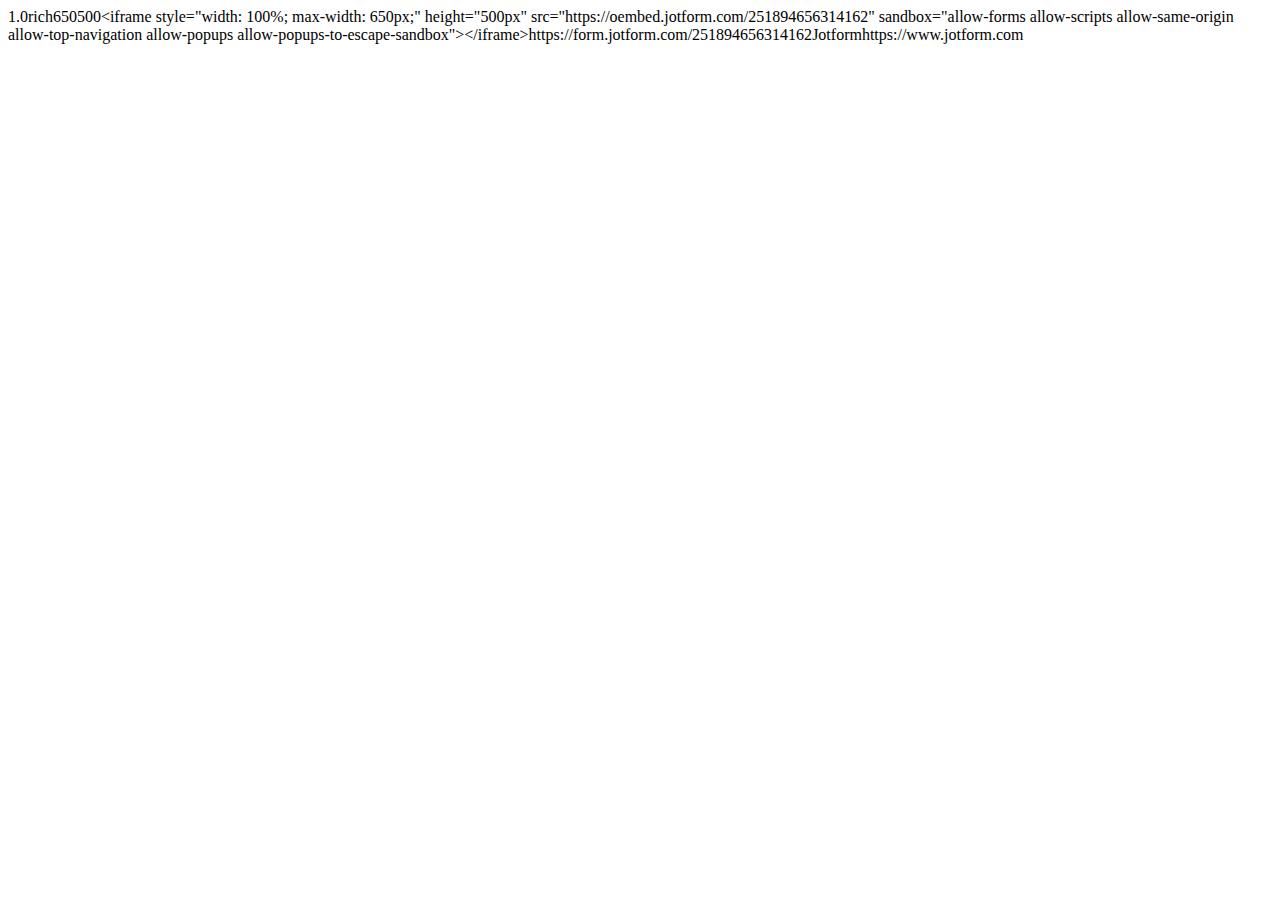
<file: public/www.jotform.com/oembed/index47ad.html>
<?xml version="1.0"?>
<oembed><version>1.0</version><type>rich</type><width>650</width><height>500</height><html>&lt;iframe style="width: 100%; max-width: 650px;" height="500px" src="https://oembed.jotform.com/251894656314162" sandbox="allow-forms allow-scripts allow-same-origin allow-top-navigation allow-popups allow-popups-to-escape-sandbox"&gt;&lt;/iframe&gt;</html><url>https://form.jotform.com/251894656314162</url><provider_name>Jotform</provider_name><provider_url>https://www.jotform.com</provider_url></oembed>
</file>
